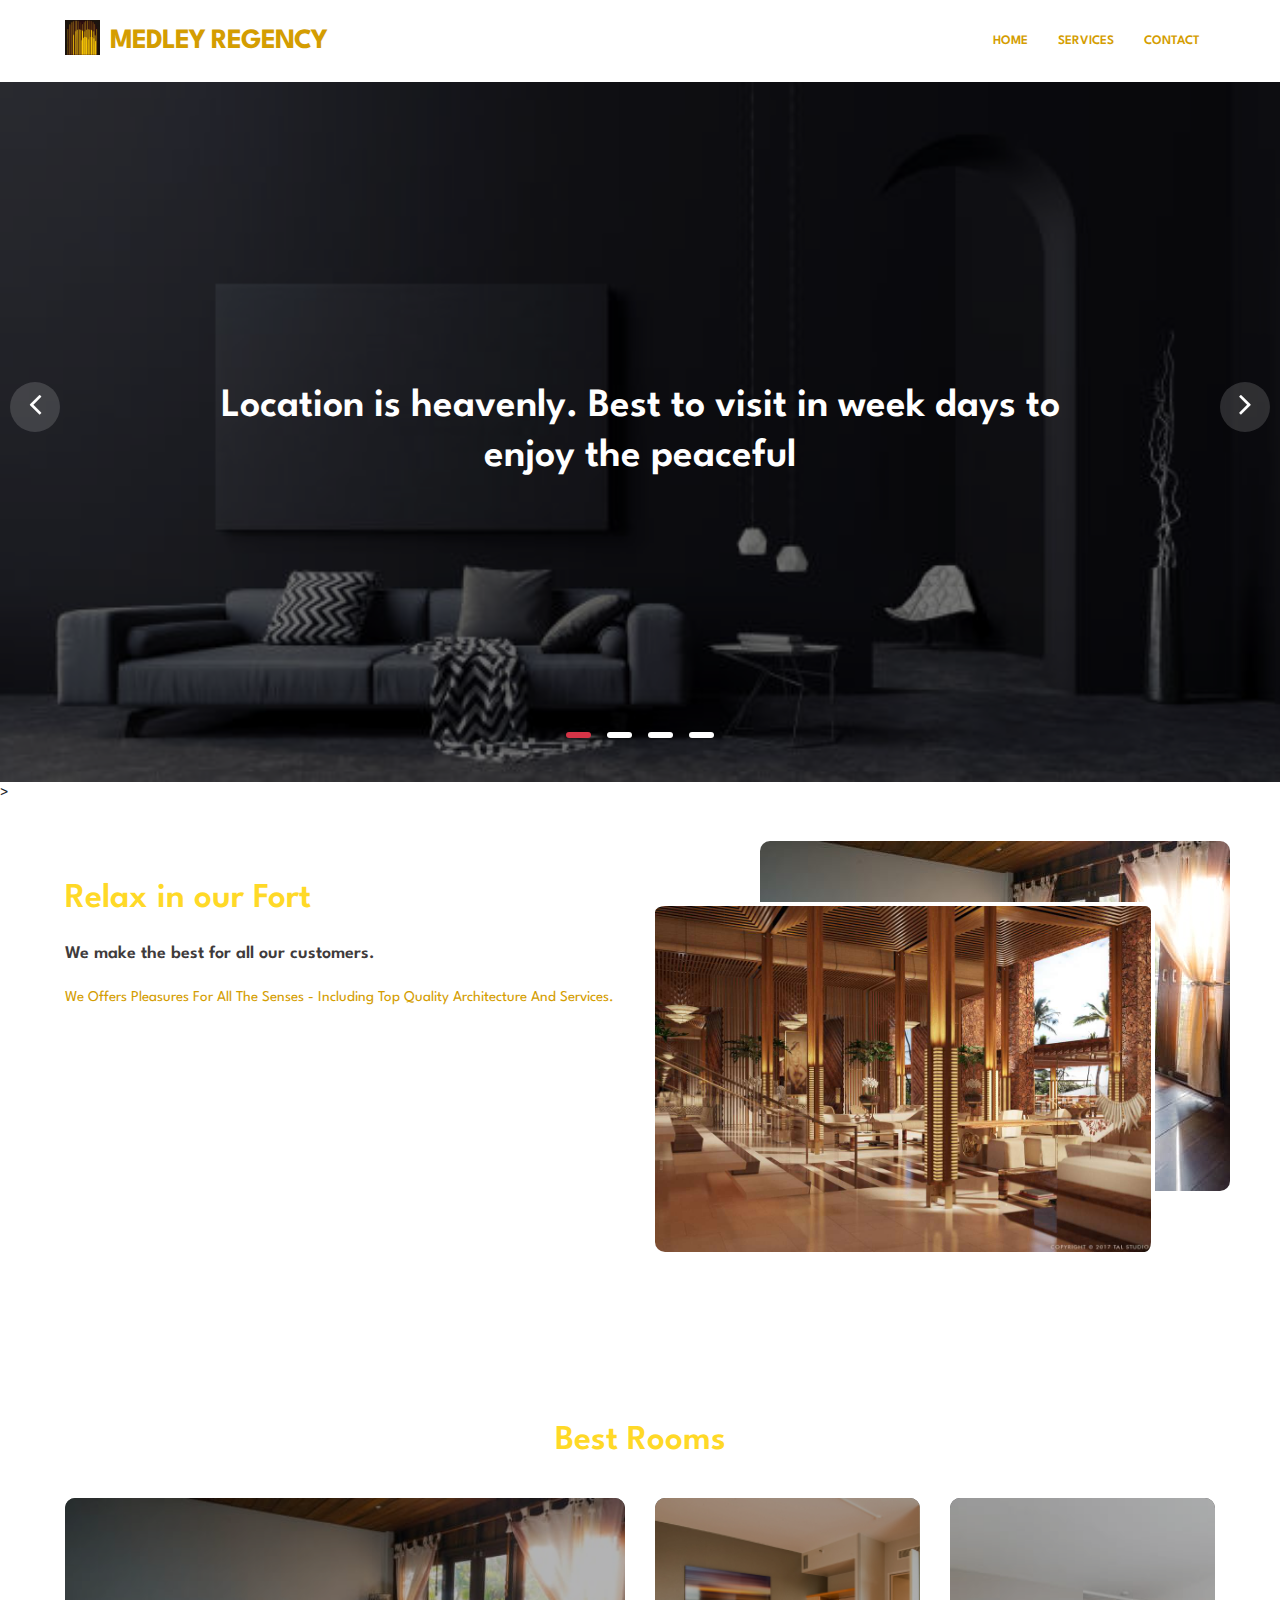
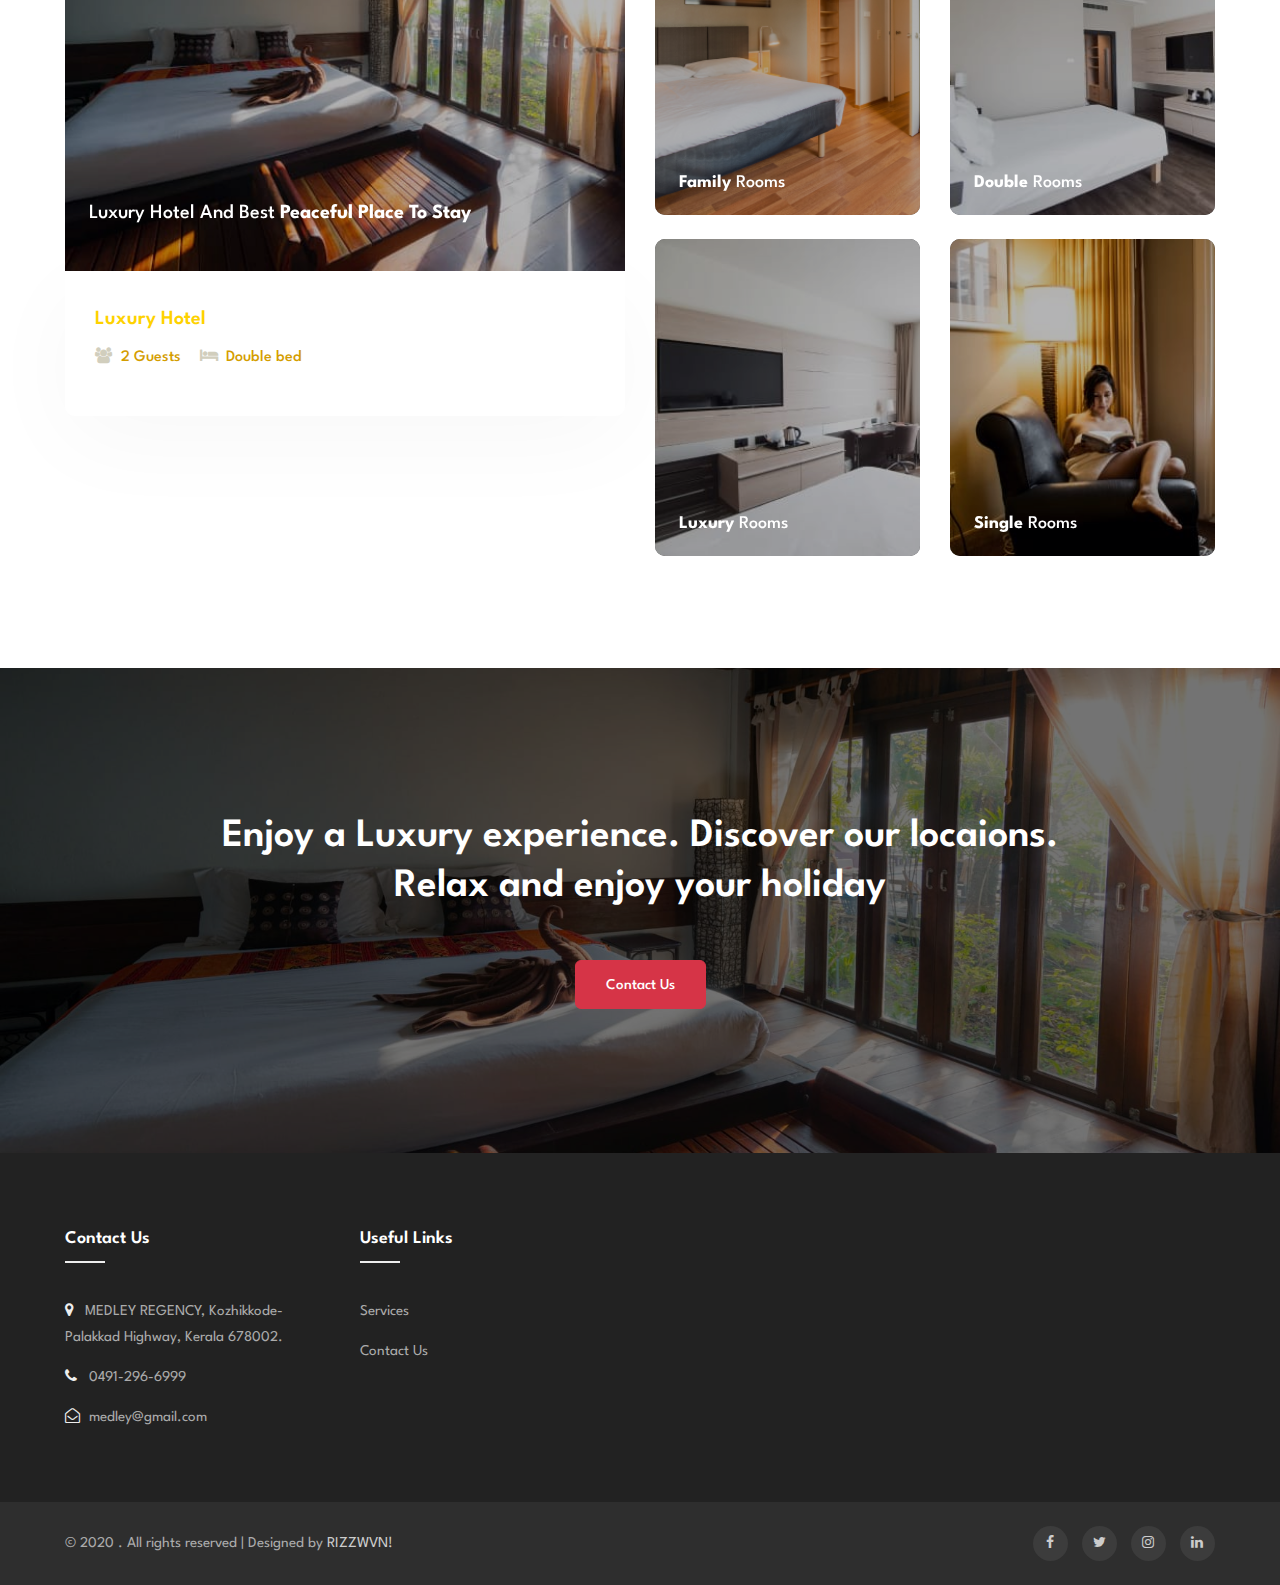
<file: index.html>
<!doctype html>
<html lang="en">
  <head>
    <!-- Required meta tags -->
    <meta charset="utf-8">
    <meta name="viewport" content="width=device-width, initial-scale=1, shrink-to-fit=no">

    <title>MEDLEY REGENCY</title>
    <link rel="icon" href="assets/images/medleylogo1.png" type="image/gif" sizes="18x18">

    <link href="//fonts.googleapis.com/css?family=Spartan:400,500,600,700,900&display=swap" rel="stylesheet">

    <!-- CSS -->
    <link rel="stylesheet" href="assets/css/style-starter.css">
  </head>
  <body>
    <style>
      body{
        background-image: url( https://img.freepik.com/free-vector/elegant-golden-lines-dark-black-background_1017-24784.jpg?size=626&ext=jpg);
        background-repeat: no-repeat;
        background-attachment:fixed;
        background-size: 100% 100%;
      }
      </style>
<!--w3l-header-->

<header class="w3l-header-nav">
	<!--/nav-->
	<nav class="navbar navbar-expand-lg navbar-light fill px-lg-0 py-0 px-3">
		<div class="container">
			<a class="navbar-brand" href="index.html">
				<img src="assets/images/medleylogo1.png" alt="Your logo" style="height:35px;" />MEDLEY REGENCY</a>
			<!-- if logo is image enable this   
						<a class="navbar-brand" href="#index.html">
							<img src="image-path" alt="Your logo" title="Your logo" style="height:35px;" />
						</a> -->
			<button class="navbar-toggler" type="button" data-toggle="collapse" data-target="#navbarSupportedContent"
				aria-controls="navbarSupportedContent" aria-expanded="false" aria-label="Toggle navigation">
				<span class="fa fa-bars"></span>
			</button>

			<div class="collapse navbar-collapse" id="navbarSupportedContent">
				<ul class="navbar-nav ml-auto">
					<li class="nav-item active">
						<a class="nav-link" href="index.html">Home</a>
					</li>
					<li class="nav-item @@services__active">
						<a class="nav-link" href="services.html">Services</a>
					</li>
					<li class="nav-item @@contact__active">
						<a class="nav-link" href="contact.html">Contact</a>
					</li>
				</ul>
			</div>
		</div>
	</nav>
	<!--//nav-->
</header>
<!-- //w3l-header -->
 <!-- main-slider -->
 <section class="w3l-main-slider" id="home">
     <div class="companies20-content">
         <div class="owl-one owl-carousel owl-theme">
             <div class="item">
                 <li>
                     <div class="slider-info banner-view bg bg2">
                         <div class="banner-info">
                             <div class="container">
                                 <div class="banner-info-bg">
                                     <h5>Location is heavenly. Best to visit in week days to enjoy the peaceful </h5>
                                 </div>
                             </div>
                         </div>
                     </div>
                 </li>
             </div>
             <div class="item">
                 <li>
                     <div class="slider-info  banner-view banner-top1 bg bg2">
                         <div class="banner-info">
                             <div class="container">
                                 <div class="banner-info-bg">
                                     <h5>Our new hotels will play a leading role in prompting the world peace.</h5>
                                     
                                 </div>
                             </div>
                         </div>
                     </div>
                 </li>
             </div>
             <div class="item">
                 <li>
                     <div class="slider-info banner-view banner-top2 bg bg2">
                         <div class="banner-info">
                             <div class="container">
                                 <div class="banner-info-bg">
                                     <h5>Most hotels train their people with the booklets. We take ours to the ballet.
                                     </h5>
                                   
                                 </div>
                             </div>
                         </div>
                     </div>
                 </li>
             </div>
             <div class="item">
                 <li>
                     <div class="slider-info banner-view banner-top3 bg bg2">
                         <div class="banner-info">
                             <div class="container">
                                 <div class="banner-info-bg">
                                     <h5>Good tourism will follow good hotels. Experience our luxury hotel rooms</h5>
                                     
                                 </div>
                             </div>
                         </div>
                     </div>
                 </li>
             </div>
         </div>
     </div>
 </section>
 <!-- /main-slider -->
<section class="w3l-availability-form" id="booking">
    <!-- /w3l-availability-form-section -->>
<!-- //w3l-availability-form-section -->
<!-- about -->
<section class="w3l-about py-5">
	<div class="container py-sm-4">
		<div class="row">
			<div class="col-lg-6 about-left mb-md-0 mb-5">
				<h3 class="title-big">Relax in our Fort</h3>
				<h5>We make the best for all our customers.</h5>
				<p class="mt-3">We Offers Pleasures For All The Senses - Including Top Quality Architecture And Services.</p>
			</div>
			<div class="col-lg-6 about-right position-relative mt-lg-0 mt-5">
				<img src="assets/images/slider1.jpg" alt="" class="img-fluid img-border mt-4" />
				<img src="assets/images/bottom.jpg" alt="" class="img-fluid position-absolute img-position" />
			</div>
		</div>
	</div>
</section>
<!-- //about -->
<div class="best-rooms py-5">
    <div class="container py-lg-5 py-sm-4">
        <h3 class="title-big text-center">Best Rooms</h3>
        <div class="ban-content-inf row py-lg-3">
            <div class="maghny-gd-1 col-lg-6">
                <div class="maghny-grid">
                    <figure class="effect-lily">
                        <img class="img-fluid" src="assets/images/room1.jpg" alt="">
                        <figcaption class="w3set-hny">
                            <div>
                                <h4 class="top-text">Luxury Hotel and Best 
                                    <span>Peaceful Place to stay</span></h4>
                                <p> </p>
                            </div>
                        </figcaption>
                    </figure>
                    <div class="room-info">
                        <h3 class="room-title"><a href="services.html">Luxury Hotel</a></h3>
                        <ul class="mb-3">
                            <li><span class="fa fa-users"></span> 2 Guests</li>
                            <li><span class="fa fa-bed"></span> Double bed</li>
                        </ul>
                        <p></p>
                    </div>
                </div>
            </div>
            <div class="maghny-gd-1 col-lg-6 mt-lg-0 mt-4">
                <div class="row">
                    <div class="maghny-gd-1 col-6">
                        <div class="maghny-grid">
                            <figure class="effect-lily border-radius">
                                <img class="img-fluid" src="assets/images/room2.jpg" alt="" />
                                <figcaption>
                                    <div>
                                        <h4><span>Family </span> Rooms</h4>
                                        <p></p>
                                    </div>

                                </figcaption>
                            </figure>
                        </div>
                    </div>
                    <div class="maghny-gd-1 col-6">
                        <div class="maghny-grid">
                            <figure class="effect-lily border-radius">
                                <img class="img-fluid" src="assets/images/room3.jpg" alt="" />
                                <figcaption>
                                    <div>
                                        <h4> <span>Double</span> Rooms</h4>
                                        <p> </p>
                                    </div>

                                </figcaption>
                            </figure>
                        </div>
                    </div>
                    <div class="maghny-gd-1 col-6 mt-4">
                        <div class="maghny-grid">
                            <figure class="effect-lily border-radius">
                                <img class="img-fluid" src="assets/images/room4.jpg" alt="" />
                                <figcaption>
                                    <div>
                                        <h4> <span> Luxury</span> Rooms</h4>
                                        <p> </p>
                                    </div>

                                </figcaption>
                            </figure>
                        </div>
                    </div>
                    <div class="maghny-gd-1 col-6 mt-4">
                        <div class="maghny-grid">
                            <figure class="effect-lily border-radius">
                                <img class="img-fluid" src="assets/images/room5.jpg" alt="" />
                                <figcaption>
                                    <div>
                                        <h4> <span> Single</span> Rooms</h4>
                                        <p> </p>
                                    </div>

                                </figcaption>
                            </figure>
                        </div>
                    </div>
                </div>
            </div>
        </div>
    </div>
</div>
                        <!---->

<!-- quotation -->
<div class="quotation py-5">
	<div class="container py-xl-5 py-lg-3">
		<div class="welcome-left text-center py-md-5 py-3">
			<h3>Enjoy a Luxury experience. Discover our locaions. Relax and enjoy your holiday</h3>
			<a href="contact.html" class="btn btn-style btn-primary mt-sm-5 mt-4">Contact Us</a>
		</div>
	</div>
</div>
<!-- //quotation -->

<section class="w3l-footer-29-main">
  <div class="footer-29 py-5">
    <div class="container py-lg-4">
      <div class="row footer-top-29">
        <div class="col-lg-3 col-md-6 col-sm-8 footer-list-29 footer-1">
          <h6 class="footer-title-29">Contact Us</h6>
          <ul>
            <li>
              <p><span class="fa fa-map-marker"></span>MEDLEY REGENCY, Kozhikkode-Palakkad Highway, Kerala 678002.</p>
            </li>
            <li><a href="tel:04912966999"><span class="fa fa-phone"></span> 0491-296-6999</a></li>
            <li><a href="mailto:hotels@mail.com" class="mail"><span class="fa fa-envelope-open-o"></span>
                medley@gmail.com</a></li>
          </ul>
        </div>
        <div class="col-lg-2 col-md-6 col-sm-4 footer-list-29 footer-2 mt-sm-0 mt-5">

          <ul>
            <h6 class="footer-title-29">Useful Links</h6>
            <li><a href="services.html">Services</a></li>
            <li><a href="contact.html">Contact Us</a></li>
          </ul>
        </div>
      </div>
    </div>
  </div>
</section>

<section class="w3l-footer-29-main w3l-copyright">
  <div class="container">
    <div class="row bottom-copies">
      <p class="col-lg-8 copy-footer-29">© 2020 . All rights reserved | Designed by <a
          href="https://rizwanrizu0808.github.io/Rizwan-website/">RIZZWVN!</a></p>

      <div class="col-lg-4 main-social-footer-29">
        <a href="#facebook" class="facebook"><span class="fa fa-facebook"></span></a>
        <a href="#twitter" class="twitter"><span class="fa fa-twitter"></span></a>
        <a href="#instagram" class="instagram"><span class="fa fa-instagram"></span></a>
        <a href="#linkedin" class="linkedin"><span class="fa fa-linkedin"></span></a>
      </div>

    </div>
  </div>

 <!-- move top -->
 <button onclick="topFunction()" id="movetop" title="Go to top">
  &#10548;
</button>
<script>
  // When the user scrolls down 20px from the top of the document, show the button
  window.onscroll = function () {
    scrollFunction()
  };

  function scrollFunction() {
    if (document.body.scrollTop > 20 || document.documentElement.scrollTop > 20) {
      document.getElementById("movetop").style.display = "block";
    } else {
      document.getElementById("movetop").style.display = "none";
    }
  }

  // When the user clicks on the button, scroll to the top of the document
  function topFunction() {
    document.body.scrollTop = 0;
    document.documentElement.scrollTop = 0;
  }
</script>
<!-- /move top -->
</section>

<!-- Template JavaScript -->
<script src="assets/js/jquery-3.3.1.min.js"></script>

<script src="assets/js/owl.carousel.js"></script>
<!-- script for banner slider-->
<script>
  $(document).ready(function () {
    $('.owl-one').owlCarousel({
      loop: true,
      margin: 0,
      nav: false,
      responsiveClass: true,
      autoplay: false,
      autoplayTimeout: 5000,
      autoplaySpeed: 1000,
      autoplayHoverPause: false,
      responsive: {
        0: {
          items: 1,
          nav: false
        },
        480: {
          items: 1,
          nav: false
        },
        667: {
          items: 1,
          nav: true
        },
        1000: {
          items: 1,
          nav: true
        }
      }
    })
  })
</script>
<!-- //script -->

<!-- script for owlcarousel -->
<script>
  $(document).ready(function () {
    $('.owl-testimonial').owlCarousel({
      loop: true,
      margin: 0,
      nav: true,
      responsiveClass: true,
      autoplay: false,
      autoplayTimeout: 5000,
      autoplaySpeed: 1000,
      autoplayHoverPause: false,
      responsive: {
        0: {
          items: 1,
          nav: false
        },
        480: {
          items: 1,
          nav: false
        },
        667: {
          items: 1,
          nav: true
        },
        1000: {
          items: 1,
          nav: true
        }
      }
    })
  })
</script>
<!-- //script for owlcarousel -->
<script src="assets/js/jquery.magnific-popup.min.js"></script>
<script>
  $(document).ready(function () {
    $('.popup-with-zoom-anim').magnificPopup({
      type: 'inline',

      fixedContentPos: false,
      fixedBgPos: true,

      overflowY: 'auto',

      closeBtnInside: true,
      preloader: false,

      midClick: true,
      removalDelay: 300,
      mainClass: 'my-mfp-zoom-in'
    });

    $('.popup-with-move-anim').magnificPopup({
      type: 'inline',

      fixedContentPos: false,
      fixedBgPos: true,

      overflowY: 'auto',

      closeBtnInside: true,
      preloader: false,

      midClick: true,
      removalDelay: 300,
      mainClass: 'my-mfp-slide-bottom'
    });
  });
</script>


<!-- disable body scroll which navbar is in active -->
<script>
$(function () {
  $('.navbar-toggler').click(function () {
    $('body').toggleClass('noscroll');
  })
});
</script>
<!-- disable body scroll which navbar is in active -->

<script src="assets/js/bootstrap.min.js"></script>

</body>

</html>
</file>
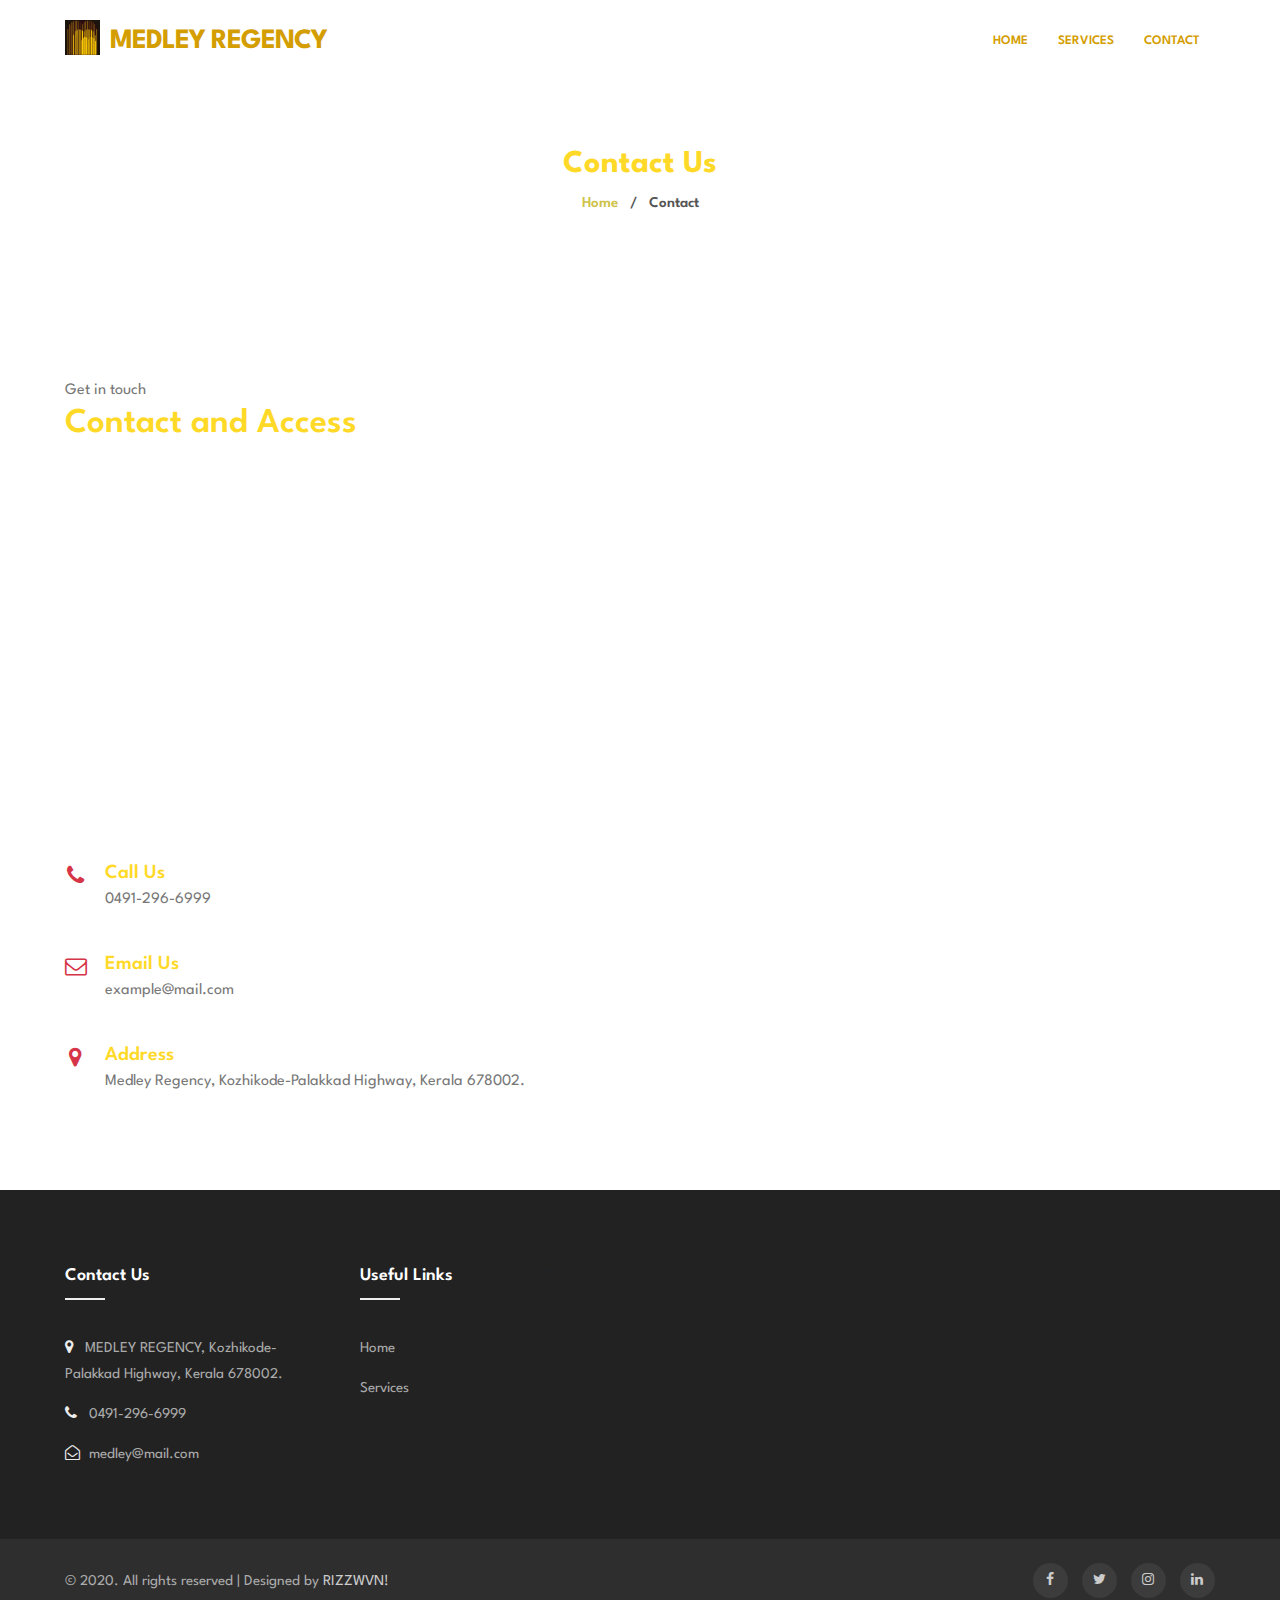
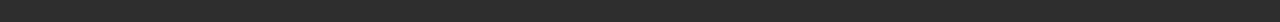
<file: contact.html>
<!doctype html>
<html lang="en">
  <head>
    <!-- Required meta tags -->
    <meta charset="utf-8">
    <meta name="viewport" content="width=device-width, initial-scale=1, shrink-to-fit=no">

    <title>MEDLEY REGENCY</title>
    <link rel="icon" href="assets/images/medleylogo1.png" type="image/gif" sizes="18x18">

    <link href="//fonts.googleapis.com/css?family=Spartan:400,500,600,700,900&display=swap" rel="stylesheet">

    <!-- Template CSS -->
    <link rel="stylesheet" href="assets/css/style-starter.css">
  </head>
  <body>
    <style>
      body{
        background-image:url( https://img.freepik.com/free-vector/elegant-golden-lines-dark-black-background_1017-24784.jpg?size=626&ext=jpg);
        background-repeat: no-repeat;
        background-attachment:fixed;
        background-size: 100% 100%;
      }
      </style>
<!---header-->

<header class="w3l-header-nav">
	<!--/nav-->
	<nav class="navbar navbar-expand-lg navbar-light fill px-lg-0 py-0 px-3">
		<div class="container">
			<a class="navbar-brand" href="index.html">
				<img src="assets/images/medleylogo1.png" alt="Your logo" style="height:35px;" />MEDLEY REGENCY</a>
			<!-- if logo is image enable this   
						<a class="navbar-brand" href="#index.html">
							<img src="image-path" alt="Your logo" title="Your logo" style="height:35px;" />
						</a> -->
			<button class="navbar-toggler" type="button" data-toggle="collapse" data-target="#navbarSupportedContent"
				aria-controls="navbarSupportedContent" aria-expanded="false" aria-label="Toggle navigation">
				<span class="fa fa-bars"></span>
			</button>

			<div class="collapse navbar-collapse" id="navbarSupportedContent">
				<ul class="navbar-nav ml-auto">
					<li class="nav-item @@home__active">
						<a class="nav-link" href="index.html">Home</a>
					</li>
					</li>
					<li class="nav-item @@services__active">
						<a class="nav-link" href="services.html">Services</a>
					</li>
					<li class="nav-item active">
						<a class="nav-link" href="contact.html">Contact</a>
					</li>
				</ul>
			</div>
		</div>
	</nav>
	<!--//nav-->
</header>
<!-- //-header -->
<section class="w3l-breadcrumb">
    <div class="breadcrum-bg py-sm-5 py-4">
        <div class="container py-lg-3">
            <h2>Contact Us</h2>
            <p><a href="index.html">Home</a> &nbsp; / &nbsp; Contact</p>

        </div>
    </div>
</section>
<!-- contact1 -->
<section class="w3l-contact-1 py-5">
    <div class="contacts-9 py-lg-5 py-sm-4">
        <div class="container">
            <div class="d-grid contact-view">
                <div class="cont-details">
                    <p>Get in touch</p>
                    <h3 class="title-big">Contact and Access</h3>
                </div>
                <div class="map-content-9">
                    <p></p>
                </div>
            </div>
            <div class="map-iframe my-5">
                <iframe
                    src="https://www.google.com/maps/embed?pb=!1m18!1m12!1m3!1d3352.740417744642!2d76.63627031428723!3d10.797127461764891!2m3!1f0!2f0!3f0!3m2!1i1024!2i768!4f13.1!3m3!1m2!1s0x3ba8719e89cf179b%3A0xee21eab39ad784cc!2sMedley%20regency!5e1!3m2!1sen!2sin!4v1627803776373!5m2!1sen!2sin" 
                    width="100%" height="300" frameborder="0" style="border: 0px;"
                    allowfullscreen=""></iframe>
            </div>
            <div class="d-grid contact-view">
                <div class="cont-details">
                    <div class="cont-top">
                        <div class="cont-left text-center">
                            <span class="fa fa-phone text-primary"></span>
                        </div>
                        <div class="cont-right">
                            <h6>Call Us</h6>
                            <p><a href="tel:04912966999">0491-296-6999</a></p>
                        </div>
                    </div>
                    <div class="cont-top margin-up">
                        <div class="cont-left text-center">
                            <span class="fa fa-envelope-o text-primary"></span>
                        </div>
                        <div class="cont-right">
                            <h6>Email Us</h6>
                            <p><a href="mailto:example@mail.com" class="mail">example@mail.com</a></p>
                        </div>
                    </div>
                    <div class="cont-top margin-up">
                        <div class="cont-left text-center">
                            <span class="fa fa-map-marker text-primary"></span>
                        </div>
                        <div class="cont-right">
                            <h6>Address</h6>
                            <p>Medley Regency, Kozhikode-Palakkad Highway, Kerala 678002.</p>
                        </div>
                    </div>
                </div>
   
            </div>
        </div>
    </div>
</section>
<!-- /contact1 -->
<section class="w3l-footer-29-main">
  <div class="footer-29 py-5">
    <div class="container py-lg-4">
      <div class="row footer-top-29">
        <div class="col-lg-3 col-md-6 col-sm-8 footer-list-29 footer-1">
          <h6 class="footer-title-29">Contact Us</h6>
          <ul>
            <li>
              <p><span class="fa fa-map-marker"></span>MEDLEY REGENCY, Kozhikode-Palakkad Highway, Kerala 678002.</p>
            </li>
            <li><a href="tel:04912966999"><span class="fa fa-phone"></span> 0491-296-6999</a></li>
            <li><a href="mailto:hotels@mail.com" class="mail"><span class="fa fa-envelope-open-o"></span>
                medley@mail.com</a></li>
          </ul>
        </div>
        <div class="col-lg-2 col-md-6 col-sm-4 footer-list-29 footer-2 mt-sm-0 mt-5">

          <ul>
            <h6 class="footer-title-29">Useful Links</h6>
            <li><a href="index.html">Home</a></li>
            <li><a href="services.html">Services</a></li>
          </ul>
        </div>>
      </div>
    </div>
  </div>
</section>

<section class="w3l-footer-29-main w3l-copyright">
  <div class="container">
    <div class="row bottom-copies">
      <p class="col-lg-8 copy-footer-29">© 2020. All rights reserved | Designed by <a
          href="https://rizwanrizu0808.github.io/Rizwan-website/">RIZZWVN!</a></p>

      <div class="col-lg-4 main-social-footer-29">
        <a href="#facebook" class="facebook"><span class="fa fa-facebook"></span></a>
        <a href="#twitter" class="twitter"><span class="fa fa-twitter"></span></a>
        <a href="#instagram" class="instagram"><span class="fa fa-instagram"></span></a>
        <a href="#linkedin" class="linkedin"><span class="fa fa-linkedin"></span></a>
      </div>

    </div>
  </div>

 <!-- move top -->
 <button onclick="topFunction()" id="movetop" title="Go to top">
  &#10548;
</button>
<script>
  // When the user scrolls down 20px from the top of the document, show the button
  window.onscroll = function () {
    scrollFunction()
  };

  function scrollFunction() {
    if (document.body.scrollTop > 20 || document.documentElement.scrollTop > 20) {
      document.getElementById("movetop").style.display = "block";
    } else {
      document.getElementById("movetop").style.display = "none";
    }
  }

  // When the user clicks on the button, scroll to the top of the document
  function topFunction() {
    document.body.scrollTop = 0;
    document.documentElement.scrollTop = 0;
  }
</script>
<!-- /move top -->
</section>

<!-- Template JavaScript -->
<script src="assets/js/jquery-3.3.1.min.js"></script>

<script src="assets/js/owl.carousel.js"></script>
<!-- script for banner slider-->
<script>
  $(document).ready(function () {
    $('.owl-one').owlCarousel({
      loop: true,
      margin: 0,
      nav: false,
      responsiveClass: true,
      autoplay: false,
      autoplayTimeout: 5000,
      autoplaySpeed: 1000,
      autoplayHoverPause: false,
      responsive: {
        0: {
          items: 1,
          nav: false
        },
        480: {
          items: 1,
          nav: false
        },
        667: {
          items: 1,
          nav: true
        },
        1000: {
          items: 1,
          nav: true
        }
      }
    })
  })
</script>
<!-- //script -->

<!-- script for owlcarousel -->
<script>
  $(document).ready(function () {
    $('.owl-testimonial').owlCarousel({
      loop: true,
      margin: 0,
      nav: true,
      responsiveClass: true,
      autoplay: false,
      autoplayTimeout: 5000,
      autoplaySpeed: 1000,
      autoplayHoverPause: false,
      responsive: {
        0: {
          items: 1,
          nav: false
        },
        480: {
          items: 1,
          nav: false
        },
        667: {
          items: 1,
          nav: true
        },
        1000: {
          items: 1,
          nav: true
        }
      }
    })
  })
</script>
<!-- //script for owlcarousel -->
<script src="assets/js/jquery.magnific-popup.min.js"></script>
<script>
  $(document).ready(function () {
    $('.popup-with-zoom-anim').magnificPopup({
      type: 'inline',

      fixedContentPos: false,
      fixedBgPos: true,

      overflowY: 'auto',

      closeBtnInside: true,
      preloader: false,

      midClick: true,
      removalDelay: 300,
      mainClass: 'my-mfp-zoom-in'
    });

    $('.popup-with-move-anim').magnificPopup({
      type: 'inline',

      fixedContentPos: false,
      fixedBgPos: true,

      overflowY: 'auto',

      closeBtnInside: true,
      preloader: false,

      midClick: true,
      removalDelay: 300,
      mainClass: 'my-mfp-slide-bottom'
    });
  });
</script>


<!-- disable body scroll which navbar is in active -->
<script>
$(function () {
  $('.navbar-toggler').click(function () {
    $('body').toggleClass('noscroll');
  })
});
</script>
<!-- disable body scroll which navbar is in active -->

<script src="assets/js/bootstrap.min.js"></script>

</body>

</html>
</file>
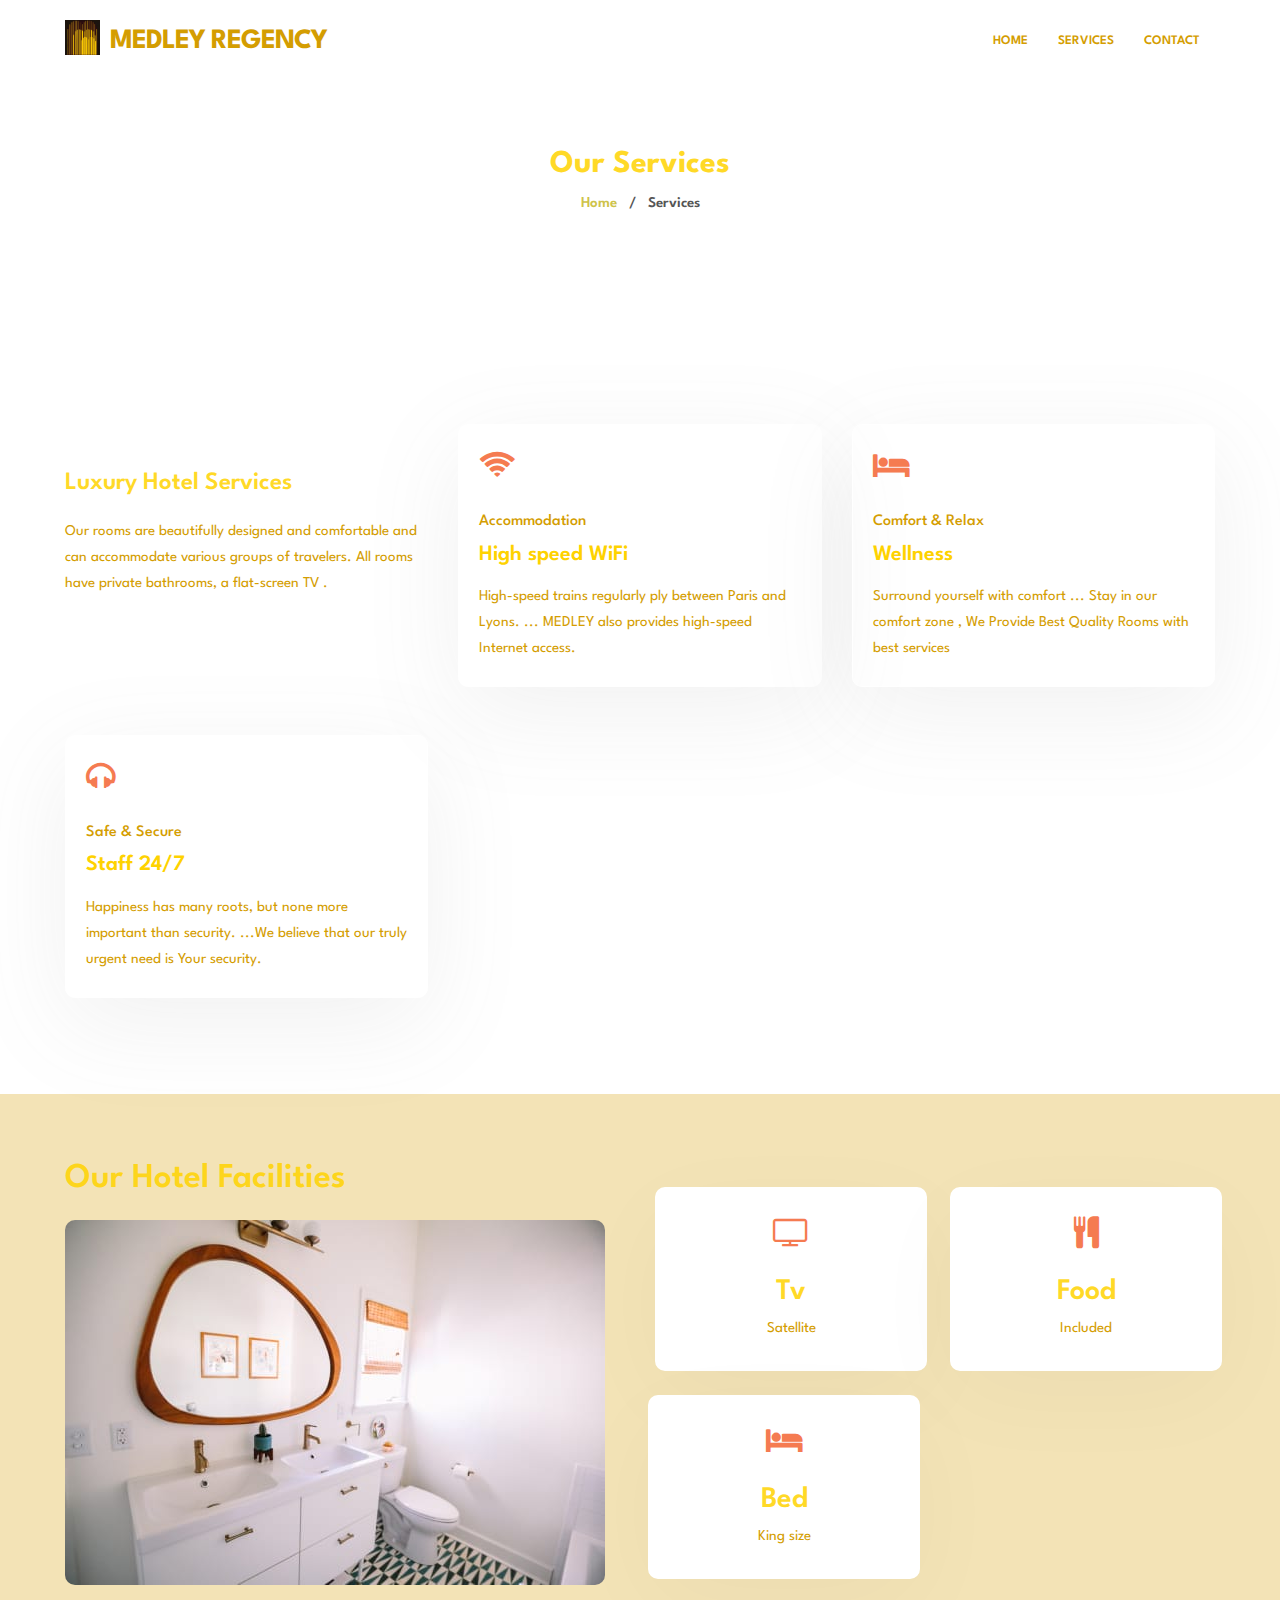
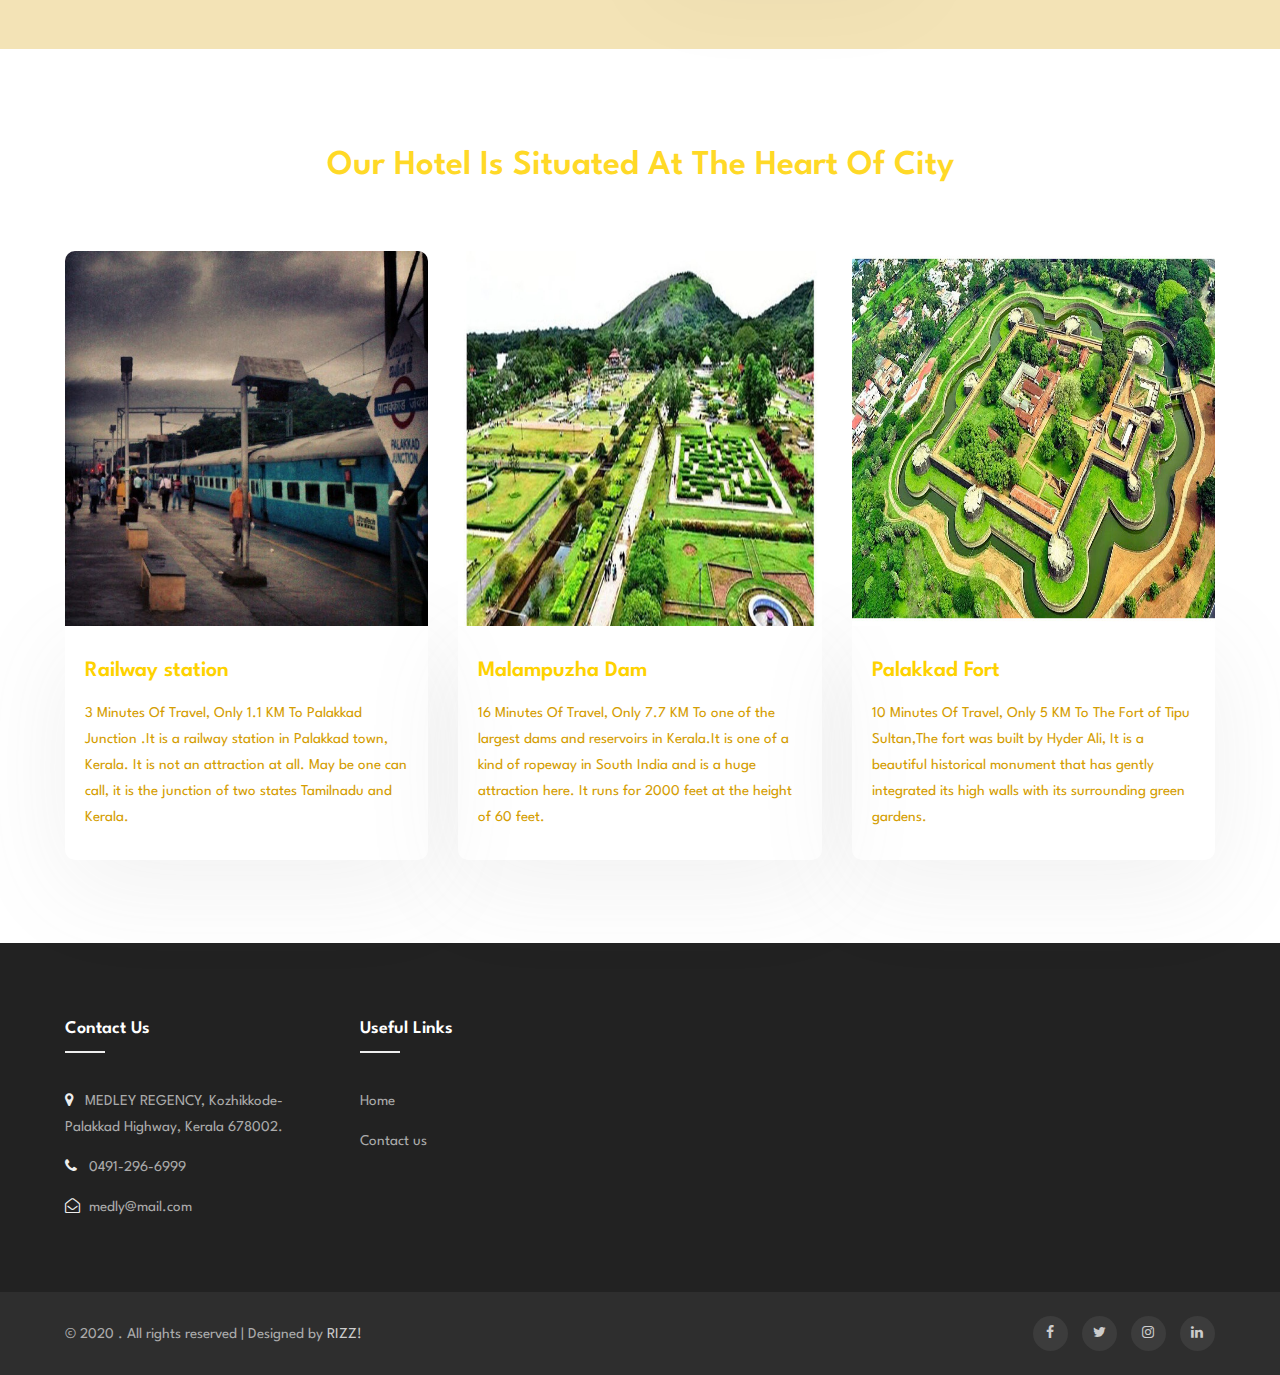
<file: services.html>
<!doctype html>
<html lang="en">
  <head>
    <!-- Required meta tags -->
    <meta charset="utf-8">
    <meta name="viewport" content="width=device-width, initial-scale=1, shrink-to-fit=no">

    <title>MEDLEY REGENCY</title>
    <link rel="icon" href="assets/images/medleylogo1.png" type="image/gif" sizes="18x18">

    <link href="//fonts.googleapis.com/css?family=Spartan:400,500,600,700,900&display=swap" rel="stylesheet">

    <!-- Template CSS -->
    <link rel="stylesheet" href="assets/css/style-starter.css">
  </head>
  <body>
    <style>
      body{
        background-image:url( https://img.freepik.com/free-vector/elegant-golden-lines-dark-black-background_1017-24784.jpg?size=626&ext=jpg);
        background-repeat: no-repeat;
        background-attachment:fixed;
        background-size: 100% 100%;
      }
      </style>
<!--w3l-header-->

<header class="w3l-header-nav">
	<!--/nav-->
	<nav class="navbar navbar-expand-lg navbar-light fill px-lg-0 py-0 px-3">
		<div class="container">
			<a class="navbar-brand" href="index.html">
				<img src="assets/images/medleylogo1.png" alt="Your logo" style="height:35px;" />MEDLEY REGENCY</a>
			<!-- if logo is image enable this   
						<a class="navbar-brand" href="#index.html">
							<img src="image-path" alt="Your logo" title="Your logo" style="height:35px;" />
						</a> -->
			<button class="navbar-toggler" type="button" data-toggle="collapse" data-target="#navbarSupportedContent"
				aria-controls="navbarSupportedContent" aria-expanded="false" aria-label="Toggle navigation">
				<span class="fa fa-bars"></span>
			</button>

			<div class="collapse navbar-collapse" id="navbarSupportedContent">
				<ul class="navbar-nav ml-auto">
					<li class="nav-item @@home__active">
						<a class="nav-link" href="index.html">Home</a>
					</li>
					</li>
					<li class="nav-item active">
						<a class="nav-link" href="services.html">Services</a>
					</li>
					<li class="nav-item @@contact__active">
						<a class="nav-link" href="contact.html">Contact</a>
					</li>
				</ul>
			</div>
		</div>
	</nav>
	<!--//nav-->
</header>
<!-- //w3l-header -->
<section class="w3l-breadcrumb">
    <div class="breadcrum-bg py-sm-5 py-4">
        <div class="container py-lg-3">

            <h2>Our Services</h2>
            <p><a href="index.html">Home</a> &nbsp; / &nbsp; Services</p>

        </div>
    </div>
</section>
<!--  services section -->
<section class="w3l-servicesblock1" id="service">
    <div class="features-with-17_sur py-5">
        <div class="container py-lg-5 py-sm-4">
            <div class="features-with-17-top_sur">
                <div class="row">
                    <div class="col-lg-4 col-md-6 align-self">
                        <h3 class="title-small">Luxury Hotel Services</h3>
                        <p>Our rooms are beautifully designed and comfortable and can accommodate various groups of
                            travelers. All rooms have private bathrooms, a flat-screen TV .</p>
                    </div>
                   
                    
                    <div class="col-lg-4 col-md-6 mt-sm-5 mt-4">
                        <div class="features-with-17-right-tp_sur">
                            <div class="features-with-17-left1">
                                <span class="fa fa-wifi" aria-hidden="true"></span>
                            </div>
                            <div class="features-with-17-left2">
                                <h5>Accommodation</h5>
                                <h6><a>High speed WiFi</a> </h6>
                                <p>High-speed trains regularly ply between Paris and Lyons. ... MEDLEY also provides high-speed Internet access.</p>
                            </div>
                        </div>
                    </div>
                    <div class="col-lg-4 col-md-6 mt-sm-5 mt-4">
                        <div class="features-with-17-right-tp_sur">
                            <div class="features-with-17-left1">
                                <span class="fa fa-bed" aria-hidden="true"></span>
                            </div>
                            <div class="features-with-17-left2">
                                <h5>Comfort & Relax</h5>
                                <h6><a> Wellness</a> </h6>
                                <p>Surround yourself with comfort  ...  Stay in our comfort zone ,  We Provide Best Quality Rooms with best services</p>
                            </div>
                        </div>
                    </div>
                    <div class="col-lg-4 col-md-6 mt-sm-5 mt-4">
                        <div class="features-with-17-right-tp_sur">
                            <div class="features-with-17-left1">
                                <span class="fa fa-headphones" aria-hidden="true"></span>
                            </div>
                            <div class="features-with-17-left2">
                                <h5>Safe & Secure </h5>
                                <h6><a>Staff 24/7</a> </h6>
                                <p>Happiness has many roots, but none more important than security. ...We believe that our truly urgent need is Your security.</p>
                            </div>
                        </div>
                    </div>
                </div>
            </div>
        </div>
    </div>
</section>
<section class="w3l-stats">
    <div class="main-w3 py-5">
        <div class="container py-lg-3">
            <div class="row align-items-center">
                <div class="col-md-6 title">
                    <h3 class="title-big">Our Hotel Facilities</h3>
                    <img src="assets/images/facilities.jpg" alt="" class="img-fluid">
                </div>
                <div class="col-md-6 main-cont-wthree-fea text-center">
                    <div class="row">
                        <div class="col-6 pr-2 mt-4">
                            <div class="grids-speci1">
                                <span class="fa fa-television"></span>
                                <h3 class="title-spe">Tv</h3>
                                <p> Satellite</p>
                            </div>
                        </div>
                       
                        <div class="col-6 pr-2 mt-4">
                            <div class="grids-speci1">
                                <span class="fa fa-cutlery"></span>
                                <h3 class="title-spe">Food</h3>
                                <p>Included</p>
                            </div>
                        </div>
                        <div class="col-6 pl-2 mt-4">
                            <div class="grids-speci1">
                                <span class="fa fa-bed"></span>
                                <h3 class="title-spe">Bed</h3>
                                <p>King size</p>
                            </div>
                        </div>
                    </div>
                </div>
            </div>

        </div>
    </div>
</section>
<section class="w3l-feature-2">
    <div class="grid top-bottom py-5">
        <div class="container py-md-5">
            <h3 class="title-big text-center">Our Hotel Is Situated At The Heart Of City </h3>
            <div class="middle-section row mt-lg-5 pt-md-3">
                <div class="three-grids-columns col-lg-4 col-md-6">
                    <img src="assets/images/rail.1.jpg" alt="" class="img-fluid">
                    <div class="info">
                        <h4><a href="#url"> Railway station</a></h4>
                        <p>3 Minutes Of Travel, Only 1.1 KM To Palakkad Junction .It is a railway station in Palakkad town, Kerala. It is not an attraction at all. May be one can call, it is the junction of two states Tamilnadu and Kerala. </p>     
                    </div>
                </div>
                <div class="three-grids-columns col-lg-4 col-md-6 mt-md-0 mt-4">
                    <img src="assets/images/damp.2.jpg" alt="" class="img-fluid">
                    <div class="info">
                        <h4> <a href="#url"> Malampuzha Dam</a></h4>
                        <p> 16 Minutes Of Travel, Only 7.7 KM To one of the largest dams and reservoirs in Kerala.It is one of a kind of ropeway in South India and is a huge attraction here. It runs for 2000 feet at the height of 60 feet. </p>
                    </div>
                </div>
                <div class="three-grids-columns col-lg-4 col-md-6 mt-lg-0 mt-4">
                    <img src="assets/images/fort.1.jpg" alt="" class="img-fluid">
                    <div class="info">
                        <h4> <a href="#url"> Palakkad Fort </a></h4>
                        <p>10 Minutes Of Travel, Only 5 KM To The Fort of Tipu Sultan,The fort was built by Hyder Ali, It is a beautiful historical monument that has gently integrated its high walls with its surrounding green gardens.</p>
                    </div>
                </div>

            </div>
        </div>
    </div>
</section>
<section class="w3l-footer-29-main">
  <div class="footer-29 py-5">
    <div class="container py-lg-4">
      <div class="row footer-top-29">
        <div class="col-lg-3 col-md-6 col-sm-8 footer-list-29 footer-1">
          <h6 class="footer-title-29">Contact Us</h6>
          <ul>
            <li>
              <p><span class="fa fa-map-marker"></span>MEDLEY REGENCY, Kozhikkode-Palakkad Highway, Kerala 678002.</p>
            </li>
            <li><a href="tel:04912966999"><span class="fa fa-phone"></span> 0491-296-6999</a></li>
            <li><a href="mailto:medly@mail.com" class="mail"><span class="fa fa-envelope-open-o"></span>
                medly@mail.com</a></li>
          </ul>
        </div>
        <div class="col-lg-2 col-md-6 col-sm-4 footer-list-29 footer-2 mt-sm-0 mt-5">

          <ul>
            <h6 class="footer-title-29">Useful Links</h6>
            <li><a href="index.html">Home</a></li>
            <li><a href="contact.html">Contact us</a></li>
          </ul>
        </div>
      </div>
    </div>
  </div>
</section>

<section class="w3l-footer-29-main w3l-copyright">
  <div class="container">
    <div class="row bottom-copies">
      <p class="col-lg-8 copy-footer-29">© 2020 . All rights reserved | Designed by <a
          href="https://rizwanrizu0808.github.io/Rizwan-website/">RIZZ!</a></p>

      <div class="col-lg-4 main-social-footer-29">
        <a href="#facebook" class="facebook"><span class="fa fa-facebook"></span></a>
        <a href="#twitter" class="twitter"><span class="fa fa-twitter"></span></a>
        <a href="#instagram" class="instagram"><span class="fa fa-instagram"></span></a>
        <a href="#linkedin" class="linkedin"><span class="fa fa-linkedin"></span></a>
      </div>

    </div>
  </div>

 <!-- move top -->
 <button onclick="topFunction()" id="movetop" title="Go to top">
  &#10548;
</button>
<script>
  // When the user scrolls down 20px from the top of the document, show the button
  window.onscroll = function () {
    scrollFunction()
  };

  function scrollFunction() {
    if (document.body.scrollTop > 20 || document.documentElement.scrollTop > 20) {
      document.getElementById("movetop").style.display = "block";
    } else {
      document.getElementById("movetop").style.display = "none";
    }
  }

  // When the user clicks on the button, scroll to the top of the document
  function topFunction() {
    document.body.scrollTop = 0;
    document.documentElement.scrollTop = 0;
  }
</script>
<!-- /move top -->
</section>

<!-- Template JavaScript -->
<script src="assets/js/jquery-3.3.1.min.js"></script>

<script src="assets/js/owl.carousel.js"></script>
<!-- script for banner slider-->
<script>
  $(document).ready(function () {
    $('.owl-one').owlCarousel({
      loop: true,
      margin: 0,
      nav: false,
      responsiveClass: true,
      autoplay: false,
      autoplayTimeout: 5000,
      autoplaySpeed: 1000,
      autoplayHoverPause: false,
      responsive: {
        0: {
          items: 1,
          nav: false
        },
        480: {
          items: 1,
          nav: false
        },
        667: {
          items: 1,
          nav: true
        },
        1000: {
          items: 1,
          nav: true
        }
      }
    })
  })
</script>
<!-- //script -->

<!-- script for owlcarousel -->
<script>
  $(document).ready(function () {
    $('.owl-testimonial').owlCarousel({
      loop: true,
      margin: 0,
      nav: true,
      responsiveClass: true,
      autoplay: false,
      autoplayTimeout: 5000,
      autoplaySpeed: 1000,
      autoplayHoverPause: false,
      responsive: {
        0: {
          items: 1,
          nav: false
        },
        480: {
          items: 1,
          nav: false
        },
        667: {
          items: 1,
          nav: true
        },
        1000: {
          items: 1,
          nav: true
        }
      }
    })
  })
</script>
<!-- //script for owlcarousel -->
<script src="assets/js/jquery.magnific-popup.min.js"></script>
<script>
  $(document).ready(function () {
    $('.popup-with-zoom-anim').magnificPopup({
      type: 'inline',

      fixedContentPos: false,
      fixedBgPos: true,

      overflowY: 'auto',

      closeBtnInside: true,
      preloader: false,

      midClick: true,
      removalDelay: 300,
      mainClass: 'my-mfp-zoom-in'
    });

    $('.popup-with-move-anim').magnificPopup({
      type: 'inline',

      fixedContentPos: false,
      fixedBgPos: true,

      overflowY: 'auto',

      closeBtnInside: true,
      preloader: false,

      midClick: true,
      removalDelay: 300,
      mainClass: 'my-mfp-slide-bottom'
    });
  });
</script>


<!-- disable body scroll which navbar is in active -->
<script>
$(function () {
  $('.navbar-toggler').click(function () {
    $('body').toggleClass('noscroll');
  })
});
</script>
<!-- disable body scroll which navbar is in active -->

<script src="assets/js/bootstrap.min.js"></script>

</body>

</html>
</file>
<file: assets/css/style-starter.css>
@charset "UTF-8";

:root {
  --blue: #007bff;
  --indigo: #6610f2;
  --purple: #6f42c1;
  --pink: #e83e8c;
  --red: #dc3545;
  --orange: #fd7e14;
  --yellow: #ffc107;
  --green: #28a745;
  --teal: #20c997;
  --cyan: #17a2b8;
  --white: #fff;
  --gray: #6c757d;
  --gray-dark: #343a40;
  --primary: #d63447;
  --secondary: #f57b51;
  --success: #28a745;
  --info: #17a2b8;
  --warning: #ffc107;
  --danger: #dc3545;
  --light: #f8f9fa;
  --dark: #343a40;
  --breakpoint-xs: 0;
  --breakpoint-sm: 576px;
  --breakpoint-md: 768px;
  --breakpoint-lg: 992px;
  --breakpoint-xl: 1200px;
  --font-family-sans-serif: -apple-system, BlinkMacSystemFont, "Segoe UI", Roboto, "Helvetica Neue", Arial, "Noto Sans", sans-serif, "Apple Color Emoji", "Segoe UI Emoji", "Segoe UI Symbol", "Noto Color Emoji";
  --font-family-monospace: SFMono-Regular, Menlo, Monaco, Consolas, "Liberation Mono", "Courier New", monospace; }

*,
*::before,
*::after {
  box-sizing: border-box; }

html {
  font-family: sans-serif;
  line-height: 1.15;
  -webkit-text-size-adjust: 100%;
  -webkit-tap-highlight-color: rgba(0, 0, 0, 0); }

article, aside, figcaption, figure, footer, header, hgroup, main, nav, section {
  display: block; }

body {
  margin: 0;
  font-family: -apple-system, BlinkMacSystemFont, "Segoe UI", Roboto, "Helvetica Neue", Arial, "Noto Sans", sans-serif, "Apple Color Emoji", "Segoe UI Emoji", "Segoe UI Symbol", "Noto Color Emoji";
  font-size: 1rem;
  font-weight: 400;
  line-height: 1.5;
  color: #212529;
  text-align: left;
  background-color: rg(145, 136, 20);
 }

[tabindex="-1"]:focus:not(:focus-visible) {
  outline: 0 !important; }

hr {
  box-sizing: content-box;
  height: 0;
  overflow: visible; }

h1, h2, h3, h4, h5, h6 {
  margin-top: 0;
  margin-bottom: 0.5rem; }

p {
  margin-top: 0;
  margin-bottom: 1rem; }

abbr[title],
abbr[data-original-title] {
  text-decoration: underline;
  -webkit-text-decoration: underline dotted;
          text-decoration: underline dotted;
  cursor: help;
  border-bottom: 0;
  -webkit-text-decoration-skip-ink: none;
          text-decoration-skip-ink: none; }

address {
  margin-bottom: 1rem;
  font-style: normal;
  line-height: inherit; }

ol,
ul,
dl {
  margin-top: 0;
  margin-bottom: 1rem; }

ol ol,
ul ul,
ol ul,
ul ol {
  margin-bottom: 0; }

dt {
  font-weight: 700; }

dd {
  margin-bottom: .5rem;
  margin-left: 0; }

blockquote {
  margin: 0 0 1rem; }

b,
strong {
  font-weight: bolder; }

small {
  font-size: 80%; }

sub,
sup {
  position: relative;
  font-size: 75%;
  line-height: 0;
  vertical-align: baseline; }

sub {
  bottom: -.25em; }

sup {
  top: -.5em; }

a {
  color:#cec349;
  text-decoration: none;
  background-color: transparent; }
  a:hover {
    color:#cec349;
    text-decoration: underline; }

a:not([href]) {
  color: inherit;
  text-decoration: none; }
  a:not([href]):hover {
    color: inherit;
    text-decoration: none; }

pre,
code,
kbd,
samp {
  font-family: SFMono-Regular, Menlo, Monaco, Consolas, "Liberation Mono", "Courier New", monospace;
  font-size: 1em; }

pre {
  margin-top: 0;
  margin-bottom: 1rem;
  overflow: auto; }

figure {
  margin: 0 0 1rem; }

img {
  vertical-align: middle;
  border-style: none; }

svg {
  overflow: hidden;
  vertical-align: middle; }

table {
  border-collapse: collapse; }

caption {
  padding-top: 0.75rem;
  padding-bottom: 0.75rem;
  color: #6c757d;
  text-align: left;
  caption-side: bottom; }

th {
  text-align: inherit; }

label {
  display: inline-block;
  margin-bottom: 0.5rem; }

button {
  border-radius: 0; }

button:focus {
  outline: 1px dotted;
  outline: 5px auto -webkit-focus-ring-color; }

input,
button,
select,
optgroup,
textarea {
  margin: 0;
  font-family: inherit;
  font-size: inherit;
  line-height: inherit; }

button,
input {
  overflow: visible; }

button,
select {
  text-transform: none; }

select {
  word-wrap: normal; }

button,
[type="button"],
[type="reset"],
[type="submit"] {
  -webkit-appearance: button; }

button:not(:disabled),
[type="button"]:not(:disabled),
[type="reset"]:not(:disabled),
[type="submit"]:not(:disabled) {
  cursor: pointer; }

button::-moz-focus-inner,
[type="button"]::-moz-focus-inner,
[type="reset"]::-moz-focus-inner,
[type="submit"]::-moz-focus-inner {
  padding: 0;
  border-style: none; }

input[type="radio"],
input[type="checkbox"] {
  box-sizing: border-box;
  padding: 0; }

input[type="date"],
input[type="time"],
input[type="datetime-local"],
input[type="month"] {
  -webkit-appearance: listbox; }

textarea {
  overflow: auto;
  resize: vertical; }

fieldset {
  min-width: 0;
  padding: 0;
  margin: 0;
  border: 0; }

legend {
  display: block;
  width: 100%;
  max-width: 100%;
  padding: 0;
  margin-bottom: .5rem;
  font-size: 1.5rem;
  line-height: inherit;
  color: inherit;
  white-space: normal; }
  @media (max-width: 1200px) {
    legend {
      font-size: calc(1.275rem + 0.3vw) ; } }

progress {
  vertical-align: baseline; }

[type="number"]::-webkit-inner-spin-button,
[type="number"]::-webkit-outer-spin-button {
  height: auto; }

[type="search"] {
  outline-offset: -2px;
  -webkit-appearance: none; }

[type="search"]::-webkit-search-decoration {
  -webkit-appearance: none; }

::-webkit-file-upload-button {
  font: inherit;
  -webkit-appearance: button; }

output {
  display: inline-block; }

summary {
  display: list-item;
  cursor: pointer; }

template {
  display: none; }

[hidden] {
  display: none !important; }

h1, h2, h3, h4, h5, h6,
.h1, .h2, .h3, .h4, .h5, .h6 {
  margin-bottom: 0.5rem;
  font-weight: 500;
  line-height: 1.2; }

h1, .h1 {
  font-size: 2.5rem; }
  @media (max-width: 1200px) {
    h1, .h1 {
      font-size: calc(1.375rem + 1.5vw) ; } }

h2, .h2 {
  font-size: 2rem; }
  @media (max-width: 1200px) {
    h2, .h2 {
      font-size: calc(1.325rem + 0.9vw) ; } }

h3, .h3 {
  font-size: 1.75rem; }
  @media (max-width: 1200px) {
    h3, .h3 {
      font-size: calc(1.3rem + 0.6vw) ; } }

h4, .h4 {
  font-size: 1.5rem; }
  @media (max-width: 1200px) {
    h4, .h4 {
      font-size: calc(1.275rem + 0.3vw) ; } }

h5, .h5 {
  font-size: 1.25rem; }

h6, .h6 {
  font-size: 1rem; }

.lead {
  font-size: 1.25rem;
  font-weight: 300; }

.display-1 {
  font-size: 6rem;
  font-weight: 300;
  line-height: 1.2; }
  @media (max-width: 1200px) {
    .display-1 {
      font-size: calc(1.725rem + 5.7vw) ; } }

.display-2 {
  font-size: 5.5rem;
  font-weight: 300;
  line-height: 1.2; }
  @media (max-width: 1200px) {
    .display-2 {
      font-size: calc(1.675rem + 5.1vw) ; } }

.display-3 {
  font-size: 4.5rem;
  font-weight: 300;
  line-height: 1.2; }
  @media (max-width: 1200px) {
    .display-3 {
      font-size: calc(1.575rem + 3.9vw) ; } }

.display-4 {
  font-size: 3.5rem;
  font-weight: 300;
  line-height: 1.2; }
  @media (max-width: 1200px) {
    .display-4 {
      font-size: calc(1.475rem + 2.7vw) ; } }

hr {
  margin-top: 1rem;
  margin-bottom: 1rem;
  border: 0;
  border-top: 1px solid rgba(0, 0, 0, 0.1); }

small,
.small {
  font-size: 80%;
  font-weight: 400; }

mark,
.mark {
  padding: 0.2em;
  background-color: #fcf8e3; }

.list-unstyled {
  padding-left: 0;
  list-style: none; }

.list-inline {
  padding-left: 0;
  list-style: none; }

.list-inline-item {
  display: inline-block; }
  .list-inline-item:not(:last-child) {
    margin-right: 0.5rem; }

.initialism {
  font-size: 90%;
  text-transform: uppercase; }

.blockquote {
  margin-bottom: 1rem;
  font-size: 1.25rem; }

.blockquote-footer {
  display: block;
  font-size: 80%;
  color: #6c757d; }
  .blockquote-footer::before {
    content: "\2014\00A0"; }

.img-fluid {
  max-width:100%;
  height: 63%; }

.img-thumbnail {
  padding: 0.25rem;
  background-color: #fff;
  border: 1px solid #dee2e6;
  border-radius: 0.25rem;
  max-width: 100%;
  height: auto; }

.figure {
  display: inline-block; }

.figure-img {
  margin-bottom: 0.5rem;
  line-height: 1; }

.figure-caption {
  font-size: 90%;
  color: #6c757d; }

code {
  font-size: 87.5%;
  color: #e83e8c;
  word-wrap: break-word; }
  a > code {
    color: inherit; }

kbd {
  padding: 0.2rem 0.4rem;
  font-size: 87.5%;
  color: #fff;
  background-color: #212529;
  border-radius: 0.2rem; }
  kbd kbd {
    padding: 0;
    font-size: 100%;
    font-weight: 700; }

pre {
  display: block;
  font-size: 87.5%;
  color: #212529; }
  pre code {
    font-size: inherit;
    color: inherit;
    word-break: normal; }

.pre-scrollable {
  max-height: 340px;
  overflow-y: scroll; }

.container {
  width: 100%;
  padding-right: 15px;
  padding-left: 15px;
  margin-right: auto;
  margin-left: auto; }
  @media (min-width: 576px) {
    .container {
      max-width: 540px; } }
  @media (min-width: 768px) {
    .container {
      max-width: 720px; } }
  @media (min-width: 992px) {
    .container {
      max-width: 960px; } }
  @media (min-width: 1200px) {
    .container {
      max-width: 1140px; } }

.container-fluid, .container-sm, .container-md, .container-lg, .container-xl {
  width: 100%;
  padding-right: 15px;
  padding-left: 15px;
  margin-right: auto;
  margin-left: auto; }

@media (min-width: 576px) {
  .container, .container-sm {
    max-width: 540px; } }

@media (min-width: 768px) {
  .container, .container-sm, .container-md {
    max-width: 720px; } }

@media (min-width: 992px) {
  .container, .container-sm, .container-md, .container-lg {
    max-width: 960px; } }

@media (min-width: 1200px) {
  .container, .container-sm, .container-md, .container-lg, .container-xl {
    max-width: 1140px; } }

.row {
  display: flex;
  flex-wrap: wrap;
  margin-right: -15px;
  margin-left: -15px; }

.no-gutters {
  margin-right: 0;
  margin-left: 0; }
  .no-gutters > .col,
  .no-gutters > [class*="col-"] {
    padding-right: 0;
    padding-left: 0; }

.col-1, .col-2, .col-3, .col-4, .col-5, .col-6, .col-7, .col-8, .col-9, .col-10, .col-11, .col-12, .col,
.col-auto, .col-sm-1, .col-sm-2, .col-sm-3, .col-sm-4, .col-sm-5, .col-sm-6, .col-sm-7, .col-sm-8, .col-sm-9, .col-sm-10, .col-sm-11, .col-sm-12, .col-sm,
.col-sm-auto, .col-md-1, .col-md-2, .col-md-3, .col-md-4, .col-md-5, .col-md-6, .col-md-7, .col-md-8, .col-md-9, .col-md-10, .col-md-11, .col-md-12, .col-md,
.col-md-auto, .col-lg-1, .col-lg-2, .col-lg-3, .col-lg-4, .col-lg-5, .col-lg-6, .col-lg-7, .col-lg-8, .col-lg-9, .col-lg-10, .col-lg-11, .col-lg-12, .col-lg,
.col-lg-auto, .col-xl-1, .col-xl-2, .col-xl-3, .col-xl-4, .col-xl-5, .col-xl-6, .col-xl-7, .col-xl-8, .col-xl-9, .col-xl-10, .col-xl-11, .col-xl-12, .col-xl,
.col-xl-auto {
  position: relative;
  width: 100%;
  padding-right: 15px;
  padding-left: 15px; }

.col {
  flex-basis: 0;
  flex-grow: 1;
  max-width: 100%; }

.row-cols-1 > * {
  flex: 0 0 100%;
  max-width: 100%; }

.row-cols-2 > * {
  flex: 0 0 50%;
  max-width: 50%; }

.row-cols-3 > * {
  flex: 0 0 33.33333%;
  max-width: 33.33333%; }

.row-cols-4 > * {
  flex: 0 0 25%;
  max-width: 25%; }

.row-cols-5 > * {
  flex: 0 0 20%;
  max-width: 20%; }

.row-cols-6 > * {
  flex: 0 0 16.66667%;
  max-width: 16.66667%; }

.col-auto {
  flex: 0 0 auto;
  width: auto;
  max-width: 100%; }

.col-1 {
  flex: 0 0 8.33333%;
  max-width: 8.33333%; }

.col-2 {
  flex: 0 0 16.66667%;
  max-width: 16.66667%; }

.col-3 {
  flex: 0 0 25%;
  max-width: 25%; }

.col-4 {
  flex: 0 0 33.33333%;
  max-width: 33.33333%; }

.col-5 {
  flex: 0 0 41.66667%;
  max-width: 41.66667%; }

.col-6 {
  flex: 0 0 50%;
  max-width: 50%; }

.col-7 {
  flex: 0 0 58.33333%;
  max-width: 58.33333%; }

.col-8 {
  flex: 0 0 66.66667%;
  max-width: 66.66667%; }

.col-9 {
  flex: 0 0 75%;
  max-width: 75%; }

.col-10 {
  flex: 0 0 83.33333%;
  max-width: 83.33333%; }

.col-11 {
  flex: 0 0 91.66667%;
  max-width: 91.66667%; }

.col-12 {
  flex: 0 0 100%;
  max-width: 100%; }

.order-first {
  order: -1; }

.order-last {
  order: 13; }

.order-0 {
  order: 0; }

.order-1 {
  order: 1; }

.order-2 {
  order: 2; }

.order-3 {
  order: 3; }

.order-4 {
  order: 4; }

.order-5 {
  order: 5; }

.order-6 {
  order: 6; }

.order-7 {
  order: 7; }

.order-8 {
  order: 8; }

.order-9 {
  order: 9; }

.order-10 {
  order: 10; }

.order-11 {
  order: 11; }

.order-12 {
  order: 12; }

.offset-1 {
  margin-left: 8.33333%; }

.offset-2 {
  margin-left: 16.66667%; }

.offset-3 {
  margin-left: 25%; }

.offset-4 {
  margin-left: 33.33333%; }

.offset-5 {
  margin-left: 41.66667%; }

.offset-6 {
  margin-left: 50%; }

.offset-7 {
  margin-left: 58.33333%; }

.offset-8 {
  margin-left: 66.66667%; }

.offset-9 {
  margin-left: 75%; }

.offset-10 {
  margin-left: 83.33333%; }

.offset-11 {
  margin-left: 91.66667%; }

@media (min-width: 576px) {
  .col-sm {
    flex-basis: 0;
    flex-grow: 1;
    max-width: 100%; }
  .row-cols-sm-1 > * {
    flex: 0 0 100%;
    max-width: 100%; }
  .row-cols-sm-2 > * {
    flex: 0 0 50%;
    max-width: 50%; }
  .row-cols-sm-3 > * {
    flex: 0 0 33.33333%;
    max-width: 33.33333%; }
  .row-cols-sm-4 > * {
    flex: 0 0 25%;
    max-width: 25%; }
  .row-cols-sm-5 > * {
    flex: 0 0 20%;
    max-width: 20%; }
  .row-cols-sm-6 > * {
    flex: 0 0 16.66667%;
    max-width: 16.66667%; }
  .col-sm-auto {
    flex: 0 0 auto;
    width: auto;
    max-width: 100%; }
  .col-sm-1 {
    flex: 0 0 8.33333%;
    max-width: 8.33333%; }
  .col-sm-2 {
    flex: 0 0 16.66667%;
    max-width: 16.66667%; }
  .col-sm-3 {
    flex: 0 0 25%;
    max-width: 25%; }
  .col-sm-4 {
    flex: 0 0 33.33333%;
    max-width: 33.33333%; }
  .col-sm-5 {
    flex: 0 0 41.66667%;
    max-width: 41.66667%; }
  .col-sm-6 {
    flex: 0 0 50%;
    max-width: 50%; }
  .col-sm-7 {
    flex: 0 0 58.33333%;
    max-width: 58.33333%; }
  .col-sm-8 {
    flex: 0 0 66.66667%;
    max-width: 66.66667%; }
  .col-sm-9 {
    flex: 0 0 75%;
    max-width: 75%; }
  .col-sm-10 {
    flex: 0 0 83.33333%;
    max-width: 83.33333%; }
  .col-sm-11 {
    flex: 0 0 91.66667%;
    max-width: 91.66667%; }
  .col-sm-12 {
    flex: 0 0 100%;
    max-width: 100%; }
  .order-sm-first {
    order: -1; }
  .order-sm-last {
    order: 13; }
  .order-sm-0 {
    order: 0; }
  .order-sm-1 {
    order: 1; }
  .order-sm-2 {
    order: 2; }
  .order-sm-3 {
    order: 3; }
  .order-sm-4 {
    order: 4; }
  .order-sm-5 {
    order: 5; }
  .order-sm-6 {
    order: 6; }
  .order-sm-7 {
    order: 7; }
  .order-sm-8 {
    order: 8; }
  .order-sm-9 {
    order: 9; }
  .order-sm-10 {
    order: 10; }
  .order-sm-11 {
    order: 11; }
  .order-sm-12 {
    order: 12; }
  .offset-sm-0 {
    margin-left: 0; }
  .offset-sm-1 {
    margin-left: 8.33333%; }
  .offset-sm-2 {
    margin-left: 16.66667%; }
  .offset-sm-3 {
    margin-left: 25%; }
  .offset-sm-4 {
    margin-left: 33.33333%; }
  .offset-sm-5 {
    margin-left: 41.66667%; }
  .offset-sm-6 {
    margin-left: 50%; }
  .offset-sm-7 {
    margin-left: 58.33333%; }
  .offset-sm-8 {
    margin-left: 66.66667%; }
  .offset-sm-9 {
    margin-left: 75%; }
  .offset-sm-10 {
    margin-left: 83.33333%; }
  .offset-sm-11 {
    margin-left: 91.66667%; } }

@media (min-width: 768px) {
  .col-md {
    flex-basis: 0;
    flex-grow: 1;
    max-width: 100%; }
  .row-cols-md-1 > * {
    flex: 0 0 100%;
    max-width: 100%; }
  .row-cols-md-2 > * {
    flex: 0 0 50%;
    max-width: 50%; }
  .row-cols-md-3 > * {
    flex: 0 0 33.33333%;
    max-width: 33.33333%; }
  .row-cols-md-4 > * {
    flex: 0 0 25%;
    max-width: 25%; }
  .row-cols-md-5 > * {
    flex: 0 0 20%;
    max-width: 20%; }
  .row-cols-md-6 > * {
    flex: 0 0 16.66667%;
    max-width: 16.66667%; }
  .col-md-auto {
    flex: 0 0 auto;
    width: auto;
    max-width: 100%; }
  .col-md-1 {
    flex: 0 0 8.33333%;
    max-width: 8.33333%; }
  .col-md-2 {
    flex: 0 0 16.66667%;
    max-width: 16.66667%; }
  .col-md-3 {
    flex: 0 0 25%;
    max-width: 25%; }
  .col-md-4 {
    flex: 0 0 33.33333%;
    max-width: 33.33333%; }
  .col-md-5 {
    flex: 0 0 41.66667%;
    max-width: 41.66667%; }
  .col-md-6 {
    flex: 0 0 50%;
    max-width: 50%; }
  .col-md-7 {
    flex: 0 0 58.33333%;
    max-width: 58.33333%; }
  .col-md-8 {
    flex: 0 0 66.66667%;
    max-width: 66.66667%; }
  .col-md-9 {
    flex: 0 0 75%;
    max-width: 75%; }
  .col-md-10 {
    flex: 0 0 83.33333%;
    max-width: 83.33333%; }
  .col-md-11 {
    flex: 0 0 91.66667%;
    max-width: 91.66667%; }
  .col-md-12 {
    flex: 0 0 100%;
    max-width: 100%; }
  .order-md-first {
    order: -1; }
  .order-md-last {
    order: 13; }
  .order-md-0 {
    order: 0; }
  .order-md-1 {
    order: 1; }
  .order-md-2 {
    order: 2; }
  .order-md-3 {
    order: 3; }
  .order-md-4 {
    order: 4; }
  .order-md-5 {
    order: 5; }
  .order-md-6 {
    order: 6; }
  .order-md-7 {
    order: 7; }
  .order-md-8 {
    order: 8; }
  .order-md-9 {
    order: 9; }
  .order-md-10 {
    order: 10; }
  .order-md-11 {
    order: 11; }
  .order-md-12 {
    order: 12; }
  .offset-md-0 {
    margin-left: 0; }
  .offset-md-1 {
    margin-left: 8.33333%; }
  .offset-md-2 {
    margin-left: 16.66667%; }
  .offset-md-3 {
    margin-left: 25%; }
  .offset-md-4 {
    margin-left: 33.33333%; }
  .offset-md-5 {
    margin-left: 41.66667%; }
  .offset-md-6 {
    margin-left: 50%; }
  .offset-md-7 {
    margin-left: 58.33333%; }
  .offset-md-8 {
    margin-left: 66.66667%; }
  .offset-md-9 {
    margin-left: 75%; }
  .offset-md-10 {
    margin-left: 83.33333%; }
  .offset-md-11 {
    margin-left: 91.66667%; } }

@media (min-width: 992px) {
  .col-lg {
    flex-basis: 0;
    flex-grow: 1;
    max-width: 100%; }
  .row-cols-lg-1 > * {
    flex: 0 0 100%;
    max-width: 100%; }
  .row-cols-lg-2 > * {
    flex: 0 0 50%;
    max-width: 50%; }
  .row-cols-lg-3 > * {
    flex: 0 0 33.33333%;
    max-width: 33.33333%; }
  .row-cols-lg-4 > * {
    flex: 0 0 25%;
    max-width: 25%; }
  .row-cols-lg-5 > * {
    flex: 0 0 20%;
    max-width: 20%; }
  .row-cols-lg-6 > * {
    flex: 0 0 16.66667%;
    max-width: 16.66667%; }
  .col-lg-auto {
    flex: 0 0 auto;
    width: auto;
    max-width: 100%; }
  .col-lg-1 {
    flex: 0 0 8.33333%;
    max-width: 8.33333%; }
  .col-lg-2 {
    flex: 0 0 16.66667%;
    max-width: 16.66667%; }
  .col-lg-3 {
    flex: 0 0 25%;
    max-width: 25%; }
  .col-lg-4 {
    flex: 0 0 33.33333%;
    max-width: 33.33333%; }
  .col-lg-5 {
    flex: 0 0 41.66667%;
    max-width: 41.66667%; }
  .col-lg-6 {
    flex: 0 0 50%;
    max-width: 50%; }
  .col-lg-7 {
    flex: 0 0 58.33333%;
    max-width: 58.33333%; }
  .col-lg-8 {
    flex: 0 0 66.66667%;
    max-width: 66.66667%; }
  .col-lg-9 {
    flex: 0 0 75%;
    max-width: 75%; }
  .col-lg-10 {
    flex: 0 0 83.33333%;
    max-width: 83.33333%; }
  .col-lg-11 {
    flex: 0 0 91.66667%;
    max-width: 91.66667%; }
  .col-lg-12 {
    flex: 0 0 100%;
    max-width: 100%; }
  .order-lg-first {
    order: -1; }
  .order-lg-last {
    order: 13; }
  .order-lg-0 {
    order: 0; }
  .order-lg-1 {
    order: 1; }
  .order-lg-2 {
    order: 2; }
  .order-lg-3 {
    order: 3; }
  .order-lg-4 {
    order: 4; }
  .order-lg-5 {
    order: 5; }
  .order-lg-6 {
    order: 6; }
  .order-lg-7 {
    order: 7; }
  .order-lg-8 {
    order: 8; }
  .order-lg-9 {
    order: 9; }
  .order-lg-10 {
    order: 10; }
  .order-lg-11 {
    order: 11; }
  .order-lg-12 {
    order: 12; }
  .offset-lg-0 {
    margin-left: 0; }
  .offset-lg-1 {
    margin-left: 8.33333%; }
  .offset-lg-2 {
    margin-left: 16.66667%; }
  .offset-lg-3 {
    margin-left: 25%; }
  .offset-lg-4 {
    margin-left: 33.33333%; }
  .offset-lg-5 {
    margin-left: 41.66667%; }
  .offset-lg-6 {
    margin-left: 50%; }
  .offset-lg-7 {
    margin-left: 58.33333%; }
  .offset-lg-8 {
    margin-left: 66.66667%; }
  .offset-lg-9 {
    margin-left: 75%; }
  .offset-lg-10 {
    margin-left: 83.33333%; }
  .offset-lg-11 {
    margin-left: 91.66667%; } }

@media (min-width: 1200px) {
  .col-xl {
    flex-basis: 0;
    flex-grow: 1;
    max-width: 100%; }
  .row-cols-xl-1 > * {
    flex: 0 0 100%;
    max-width: 100%; }
  .row-cols-xl-2 > * {
    flex: 0 0 50%;
    max-width: 50%; }
  .row-cols-xl-3 > * {
    flex: 0 0 33.33333%;
    max-width: 33.33333%; }
  .row-cols-xl-4 > * {
    flex: 0 0 25%;
    max-width: 25%; }
  .row-cols-xl-5 > * {
    flex: 0 0 20%;
    max-width: 20%; }
  .row-cols-xl-6 > * {
    flex: 0 0 16.66667%;
    max-width: 16.66667%; }
  .col-xl-auto {
    flex: 0 0 auto;
    width: auto;
    max-width: 100%; }
  .col-xl-1 {
    flex: 0 0 8.33333%;
    max-width: 8.33333%; }
  .col-xl-2 {
    flex: 0 0 16.66667%;
    max-width: 16.66667%; }
  .col-xl-3 {
    flex: 0 0 25%;
    max-width: 25%; }
  .col-xl-4 {
    flex: 0 0 33.33333%;
    max-width: 33.33333%; }
  .col-xl-5 {
    flex: 0 0 41.66667%;
    max-width: 41.66667%; }
  .col-xl-6 {
    flex: 0 0 50%;
    max-width: 50%; }
  .col-xl-7 {
    flex: 0 0 58.33333%;
    max-width: 58.33333%; }
  .col-xl-8 {
    flex: 0 0 66.66667%;
    max-width: 66.66667%; }
  .col-xl-9 {
    flex: 0 0 75%;
    max-width: 75%; }
  .col-xl-10 {
    flex: 0 0 83.33333%;
    max-width: 83.33333%; }
  .col-xl-11 {
    flex: 0 0 91.66667%;
    max-width: 91.66667%; }
  .col-xl-12 {
    flex: 0 0 100%;
    max-width: 100%; }
  .order-xl-first {
    order: -1; }
  .order-xl-last {
    order: 13; }
  .order-xl-0 {
    order: 0; }
  .order-xl-1 {
    order: 1; }
  .order-xl-2 {
    order: 2; }
  .order-xl-3 {
    order: 3; }
  .order-xl-4 {
    order: 4; }
  .order-xl-5 {
    order: 5; }
  .order-xl-6 {
    order: 6; }
  .order-xl-7 {
    order: 7; }
  .order-xl-8 {
    order: 8; }
  .order-xl-9 {
    order: 9; }
  .order-xl-10 {
    order: 10; }
  .order-xl-11 {
    order: 11; }
  .order-xl-12 {
    order: 12; }
  .offset-xl-0 {
    margin-left: 0; }
  .offset-xl-1 {
    margin-left: 8.33333%; }
  .offset-xl-2 {
    margin-left: 16.66667%; }
  .offset-xl-3 {
    margin-left: 25%; }
  .offset-xl-4 {
    margin-left: 33.33333%; }
  .offset-xl-5 {
    margin-left: 41.66667%; }
  .offset-xl-6 {
    margin-left: 50%; }
  .offset-xl-7 {
    margin-left: 58.33333%; }
  .offset-xl-8 {
    margin-left: 66.66667%; }
  .offset-xl-9 {
    margin-left: 75%; }
  .offset-xl-10 {
    margin-left: 83.33333%; }
  .offset-xl-11 {
    margin-left: 91.66667%; } }

.table {
  width: 100%;
  margin-bottom: 1rem;
  color: #212529; }
  .table th,
  .table td {
    padding: 0.75rem;
    vertical-align: top;
    border-top: 1px solid #dee2e6; }
  .table thead th {
    vertical-align: bottom;
    border-bottom: 2px solid #dee2e6; }
  .table tbody + tbody {
    border-top: 2px solid #dee2e6; }

.table-sm th,
.table-sm td {
  padding: 0.3rem; }

.table-bordered {
  border: 1px solid #dee2e6; }
  .table-bordered th,
  .table-bordered td {
    border: 1px solid #dee2e6; }
  .table-bordered thead th,
  .table-bordered thead td {
    border-bottom-width: 2px; }

.table-borderless th,
.table-borderless td,
.table-borderless thead th,
.table-borderless tbody + tbody {
  border: 0; }

.table-striped tbody tr:nth-of-type(odd) {
  background-color: rgba(0, 0, 0, 0.05); }

.table-hover tbody tr:hover {
  color: #212529;
  background-color: rgba(0, 0, 0, 0.075); }

.table-primary,
.table-primary > th,
.table-primary > td {
  background-color: #f4c6cb; }

.table-primary th,
.table-primary td,
.table-primary thead th,
.table-primary tbody + tbody {
  border-color: #ea959f; }

.table-hover .table-primary:hover {
  background-color: #f0b1b8; }
  .table-hover .table-primary:hover > td,
  .table-hover .table-primary:hover > th {
    background-color: #f0b1b8; }

.table-secondary,
.table-secondary > th,
.table-secondary > td {
  background-color: #fcdace; }

.table-secondary th,
.table-secondary td,
.table-secondary thead th,
.table-secondary tbody + tbody {
  border-color: #fabaa5; }

.table-hover .table-secondary:hover {
  background-color: #fbc8b6; }
  .table-hover .table-secondary:hover > td,
  .table-hover .table-secondary:hover > th {
    background-color: #fbc8b6; }

.table-success,
.table-success > th,
.table-success > td {
  background-color: #c3e6cb; }

.table-success th,
.table-success td,
.table-success thead th,
.table-success tbody + tbody {
  border-color: #8fd19e; }

.table-hover .table-success:hover {
  background-color: #b1dfbb; }
  .table-hover .table-success:hover > td,
  .table-hover .table-success:hover > th {
    background-color: #b1dfbb; }

.table-info,
.table-info > th,
.table-info > td {
  background-color: #bee5eb; }

.table-info th,
.table-info td,
.table-info thead th,
.table-info tbody + tbody {
  border-color: #86cfda; }

.table-hover .table-info:hover {
  background-color: #abdde5; }
  .table-hover .table-info:hover > td,
  .table-hover .table-info:hover > th {
    background-color: #abdde5; }

.table-warning,
.table-warning > th,
.table-warning > td {
  background-color: #ffeeba; }

.table-warning th,
.table-warning td,
.table-warning thead th,
.table-warning tbody + tbody {
  border-color: #ffdf7e; }

.table-hover .table-warning:hover {
  background-color: #ffe8a1; }
  .table-hover .table-warning:hover > td,
  .table-hover .table-warning:hover > th {
    background-color: #ffe8a1; }

.table-danger,
.table-danger > th,
.table-danger > td {
  background-color: #f5c6cb; }

.table-danger th,
.table-danger td,
.table-danger thead th,
.table-danger tbody + tbody {
  border-color: #ed969e; }

.table-hover .table-danger:hover {
  background-color: #f1b0b7; }
  .table-hover .table-danger:hover > td,
  .table-hover .table-danger:hover > th {
    background-color: #f1b0b7; }

.table-light,
.table-light > th,
.table-light > td {
  background-color: #fdfdfe; }

.table-light th,
.table-light td,
.table-light thead th,
.table-light tbody + tbody {
  border-color: #fbfcfc; }

.table-hover .table-light:hover {
  background-color: #ececf6; }
  .table-hover .table-light:hover > td,
  .table-hover .table-light:hover > th {
    background-color: #ececf6; }

.table-dark,
.table-dark > th,
.table-dark > td {
  background-color: #c6c8ca; }

.table-dark th,
.table-dark td,
.table-dark thead th,
.table-dark tbody + tbody {
  border-color: #95999c; }

.table-hover .table-dark:hover {
  background-color: #b9bbbe; }
  .table-hover .table-dark:hover > td,
  .table-hover .table-dark:hover > th {
    background-color: #b9bbbe; }

.table-active,
.table-active > th,
.table-active > td {
  background-color: rgba(0, 0, 0, 0.075); }

.table-hover .table-active:hover {
  background-color: rgba(0, 0, 0, 0.075); }
  .table-hover .table-active:hover > td,
  .table-hover .table-active:hover > th {
    background-color: rgba(0, 0, 0, 0.075); }

.table .thead-dark th {
  color: #fff;
  background-color: #343a40;
  border-color: #454d55; }

.table .thead-light th {
  color: #495057;
  background-color: #e9ecef;
  border-color: #dee2e6; }

.table-dark {
  color: #fff;
  background-color: #343a40; }
  .table-dark th,
  .table-dark td,
  .table-dark thead th {
    border-color: #454d55; }
  .table-dark.table-bordered {
    border: 0; }
  .table-dark.table-striped tbody tr:nth-of-type(odd) {
    background-color: rgba(255, 255, 255, 0.05); }
  .table-dark.table-hover tbody tr:hover {
    color: #fff;
    background-color: rgba(255, 255, 255, 0.075); }

@media (max-width: 575.98px) {
  .table-responsive-sm {
    display: block;
    width: 100%;
    overflow-x: auto;
    -webkit-overflow-scrolling: touch; }
    .table-responsive-sm > .table-bordered {
      border: 0; } }

@media (max-width: 767.98px) {
  .table-responsive-md {
    display: block;
    width: 100%;
    overflow-x: auto;
    -webkit-overflow-scrolling: touch; }
    .table-responsive-md > .table-bordered {
      border: 0; } }

@media (max-width: 991.98px) {
  .table-responsive-lg {
    display: block;
    width: 100%;
    overflow-x: auto;
    -webkit-overflow-scrolling: touch; }
    .table-responsive-lg > .table-bordered {
      border: 0; } }

@media (max-width: 1199.98px) {
  .table-responsive-xl {
    display: block;
    width: 100%;
    overflow-x: auto;
    -webkit-overflow-scrolling: touch; }
    .table-responsive-xl > .table-bordered {
      border: 0; } }

.table-responsive {
  display: block;
  width: 100%;
  overflow-x: auto;
  -webkit-overflow-scrolling: touch; }
  .table-responsive > .table-bordered {
    border: 0; }

.form-control {
  display: block;
  width: 100%;
  height: calc(1.5em + 0.75rem + 2px);
  padding: 0.375rem 0.75rem;
  font-size: 1rem;
  font-weight: 400;
  line-height: 1.5;
  color: #495057;
  background-color: #fff;
  background-clip: padding-box;
  border: 1px solid #ced4da;
  border-radius: 0.25rem;
  transition: border-color 0.15s ease-in-out, box-shadow 0.15s ease-in-out; }
  @media (prefers-reduced-motion: reduce) {
    .form-control {
      transition: none; } }
  .form-control::-ms-expand {
    background-color: transparent;
    border: 0; }
  .form-control:-moz-focusring {
    color: transparent;
    text-shadow: 0 0 0 #495057; }
  .form-control:focus {
    color: #495057;
    background-color: #fff;
    border-color: #eb9ea7;
    outline: 0;
    box-shadow: 0 0 0 0.2rem rgba(214, 52, 71, 0.25); }
  .form-control::-webkit-input-placeholder {
    color: #6c757d;
    opacity: 1; }
  .form-control::-moz-placeholder {
    color: #6c757d;
    opacity: 1; }
  .form-control:-ms-input-placeholder {
    color: #6c757d;
    opacity: 1; }
  .form-control::-ms-input-placeholder {
    color: #6c757d;
    opacity: 1; }
  .form-control::placeholder {
    color: #6c757d;
    opacity: 1; }
  .form-control:disabled, .form-control[readonly] {
    background-color: #e9ecef;
    opacity: 1; }

select.form-control:focus::-ms-value {
  color: #495057;
  background-color: #fff; }

.form-control-file,
.form-control-range {
  display: block;
  width: 100%; }

.col-form-label {
  padding-top: calc(0.375rem + 1px);
  padding-bottom: calc(0.375rem + 1px);
  margin-bottom: 0;
  font-size: inherit;
  line-height: 1.5; }

.col-form-label-lg {
  padding-top: calc(0.5rem + 1px);
  padding-bottom: calc(0.5rem + 1px);
  font-size: 1.25rem;
  line-height: 1.5; }

.col-form-label-sm {
  padding-top: calc(0.25rem + 1px);
  padding-bottom: calc(0.25rem + 1px);
  font-size: 0.875rem;
  line-height: 1.5; }

.form-control-plaintext {
  display: block;
  width: 100%;
  padding: 0.375rem 0;
  margin-bottom: 0;
  font-size: 1rem;
  line-height: 1.5;
  color: #212529;
  background-color: transparent;
  border: solid transparent;
  border-width: 1px 0; }
  .form-control-plaintext.form-control-sm, .form-control-plaintext.form-control-lg {
    padding-right: 0;
    padding-left: 0; }

.form-control-sm {
  height: calc(1.5em + 0.5rem + 2px);
  padding: 0.25rem 0.5rem;
  font-size: 0.875rem;
  line-height: 1.5;
  border-radius: 0.2rem; }

.form-control-lg {
  height: calc(1.5em + 1rem + 2px);
  padding: 0.5rem 1rem;
  font-size: 1.25rem;
  line-height: 1.5;
  border-radius: 0.3rem; }

select.form-control[size], select.form-control[multiple] {
  height: auto; }

textarea.form-control {
  height: auto; }

.form-group {
  margin-bottom: 1rem; }

.form-text {
  display: block;
  margin-top: 0.25rem; }

.form-row {
  display: flex;
  flex-wrap: wrap;
  margin-right: -5px;
  margin-left: -5px; }
  .form-row > .col,
  .form-row > [class*="col-"] {
    padding-right: 5px;
    padding-left: 5px; }

.form-check {
  position: relative;
  display: block;
  padding-left: 1.25rem; }

.form-check-input {
  position: absolute;
  margin-top: 0.3rem;
  margin-left: -1.25rem; }
  .form-check-input[disabled] ~ .form-check-label,
  .form-check-input:disabled ~ .form-check-label {
    color: #6c757d; }

.form-check-label {
  margin-bottom: 0; }

.form-check-inline {
  display: inline-flex;
  align-items: center;
  padding-left: 0;
  margin-right: 0.75rem; }
  .form-check-inline .form-check-input {
    position: static;
    margin-top: 0;
    margin-right: 0.3125rem;
    margin-left: 0; }

.valid-feedback {
  display: none;
  width: 100%;
  margin-top: 0.25rem;
  font-size: 80%;
  color: #28a745; }

.valid-tooltip {
  position: absolute;
  top: 100%;
  z-index: 5;
  display: none;
  max-width: 100%;
  padding: 0.25rem 0.5rem;
  margin-top: .1rem;
  font-size: 0.875rem;
  line-height: 1.5;
  color: #fff;
  background-color: rgba(40, 167, 69, 0.9);
  border-radius: 0.25rem; }

.was-validated :valid ~ .valid-feedback,
.was-validated :valid ~ .valid-tooltip,
.is-valid ~ .valid-feedback,
.is-valid ~ .valid-tooltip {
  display: block; }

.was-validated .form-control:valid, .form-control.is-valid {
  border-color: #28a745;
  padding-right: calc(1.5em + 0.75rem);
  background-image: url("data:image/svg+xml,%3csvg xmlns='http://www.w3.org/2000/svg' width='8' height='8' viewBox='0 0 8 8'%3e%3cpath fill='%2328a745' d='M2.3 6.73L.6 4.53c-.4-1.04.46-1.4 1.1-.8l1.1 1.4 3.4-3.8c.6-.63 1.6-.27 1.2.7l-4 4.6c-.43.5-.8.4-1.1.1z'/%3e%3c/svg%3e");
  background-repeat: no-repeat;
  background-position: right calc(0.375em + 0.1875rem) center;
  background-size: calc(0.75em + 0.375rem) calc(0.75em + 0.375rem); }
  .was-validated .form-control:valid:focus, .form-control.is-valid:focus {
    border-color: #28a745;
    box-shadow: 0 0 0 0.2rem rgba(40, 167, 69, 0.25); }

.was-validated textarea.form-control:valid, textarea.form-control.is-valid {
  padding-right: calc(1.5em + 0.75rem);
  background-position: top calc(0.375em + 0.1875rem) right calc(0.375em + 0.1875rem); }

.was-validated .custom-select:valid, .custom-select.is-valid {
  border-color: #28a745;
  padding-right: calc(0.75em + 2.3125rem);
  background: url("data:image/svg+xml,%3csvg xmlns='http://www.w3.org/2000/svg' width='4' height='5' viewBox='0 0 4 5'%3e%3cpath fill='%23343a40' d='M2 0L0 2h4zm0 5L0 3h4z'/%3e%3c/svg%3e") no-repeat right 0.75rem center/8px 10px, url("data:image/svg+xml,%3csvg xmlns='http://www.w3.org/2000/svg' width='8' height='8' viewBox='0 0 8 8'%3e%3cpath fill='%2328a745' d='M2.3 6.73L.6 4.53c-.4-1.04.46-1.4 1.1-.8l1.1 1.4 3.4-3.8c.6-.63 1.6-.27 1.2.7l-4 4.6c-.43.5-.8.4-1.1.1z'/%3e%3c/svg%3e") #fff no-repeat center right 1.75rem/calc(0.75em + 0.375rem) calc(0.75em + 0.375rem); }
  .was-validated .custom-select:valid:focus, .custom-select.is-valid:focus {
    border-color: #28a745;
    box-shadow: 0 0 0 0.2rem rgba(40, 167, 69, 0.25); }

.was-validated .form-check-input:valid ~ .form-check-label, .form-check-input.is-valid ~ .form-check-label {
  color: #28a745; }

.was-validated .form-check-input:valid ~ .valid-feedback,
.was-validated .form-check-input:valid ~ .valid-tooltip, .form-check-input.is-valid ~ .valid-feedback,
.form-check-input.is-valid ~ .valid-tooltip {
  display: block; }

.was-validated .custom-control-input:valid ~ .custom-control-label, .custom-control-input.is-valid ~ .custom-control-label {
  color: #28a745; }
  .was-validated .custom-control-input:valid ~ .custom-control-label::before, .custom-control-input.is-valid ~ .custom-control-label::before {
    border-color: #28a745; }

.was-validated .custom-control-input:valid:checked ~ .custom-control-label::before, .custom-control-input.is-valid:checked ~ .custom-control-label::before {
  border-color: #34ce57;
  background-color: #34ce57; }

.was-validated .custom-control-input:valid:focus ~ .custom-control-label::before, .custom-control-input.is-valid:focus ~ .custom-control-label::before {
  box-shadow: 0 0 0 0.2rem rgba(40, 167, 69, 0.25); }

.was-validated .custom-control-input:valid:focus:not(:checked) ~ .custom-control-label::before, .custom-control-input.is-valid:focus:not(:checked) ~ .custom-control-label::before {
  border-color: #28a745; }

.was-validated .custom-file-input:valid ~ .custom-file-label, .custom-file-input.is-valid ~ .custom-file-label {
  border-color: #28a745; }

.was-validated .custom-file-input:valid:focus ~ .custom-file-label, .custom-file-input.is-valid:focus ~ .custom-file-label {
  border-color: #28a745;
  box-shadow: 0 0 0 0.2rem rgba(40, 167, 69, 0.25); }

.invalid-feedback {
  display: none;
  width: 100%;
  margin-top: 0.25rem;
  font-size: 80%;
  color: #dc3545; }

.invalid-tooltip {
  position: absolute;
  top: 100%;
  z-index: 5;
  display: none;
  max-width: 100%;
  padding: 0.25rem 0.5rem;
  margin-top: .1rem;
  font-size: 0.875rem;
  line-height: 1.5;
  color: #fff;
  background-color: rgba(220, 53, 69, 0.9);
  border-radius: 0.25rem; }

.was-validated :invalid ~ .invalid-feedback,
.was-validated :invalid ~ .invalid-tooltip,
.is-invalid ~ .invalid-feedback,
.is-invalid ~ .invalid-tooltip {
  display: block; }

.was-validated .form-control:invalid, .form-control.is-invalid {
  border-color: #dc3545;
  padding-right: calc(1.5em + 0.75rem);
  background-image: url("data:image/svg+xml,%3csvg xmlns='http://www.w3.org/2000/svg' width='12' height='12' fill='none' stroke='%23dc3545' viewBox='0 0 12 12'%3e%3ccircle cx='6' cy='6' r='4.5'/%3e%3cpath stroke-linejoin='round' d='M5.8 3.6h.4L6 6.5z'/%3e%3ccircle cx='6' cy='8.2' r='.6' fill='%23dc3545' stroke='none'/%3e%3c/svg%3e");
  background-repeat: no-repeat;
  background-position: right calc(0.375em + 0.1875rem) center;
  background-size: calc(0.75em + 0.375rem) calc(0.75em + 0.375rem); }
  .was-validated .form-control:invalid:focus, .form-control.is-invalid:focus {
    border-color: #dc3545;
    box-shadow: 0 0 0 0.2rem rgba(220, 53, 69, 0.25); }

.was-validated textarea.form-control:invalid, textarea.form-control.is-invalid {
  padding-right: calc(1.5em + 0.75rem);
  background-position: top calc(0.375em + 0.1875rem) right calc(0.375em + 0.1875rem); }

.was-validated .custom-select:invalid, .custom-select.is-invalid {
  border-color: #dc3545;
  padding-right: calc(0.75em + 2.3125rem);
  background: url("data:image/svg+xml,%3csvg xmlns='http://www.w3.org/2000/svg' width='4' height='5' viewBox='0 0 4 5'%3e%3cpath fill='%23343a40' d='M2 0L0 2h4zm0 5L0 3h4z'/%3e%3c/svg%3e") no-repeat right 0.75rem center/8px 10px, url("data:image/svg+xml,%3csvg xmlns='http://www.w3.org/2000/svg' width='12' height='12' fill='none' stroke='%23dc3545' viewBox='0 0 12 12'%3e%3ccircle cx='6' cy='6' r='4.5'/%3e%3cpath stroke-linejoin='round' d='M5.8 3.6h.4L6 6.5z'/%3e%3ccircle cx='6' cy='8.2' r='.6' fill='%23dc3545' stroke='none'/%3e%3c/svg%3e") #fff no-repeat center right 1.75rem/calc(0.75em + 0.375rem) calc(0.75em + 0.375rem); }
  .was-validated .custom-select:invalid:focus, .custom-select.is-invalid:focus {
    border-color: #dc3545;
    box-shadow: 0 0 0 0.2rem rgba(220, 53, 69, 0.25); }

.was-validated .form-check-input:invalid ~ .form-check-label, .form-check-input.is-invalid ~ .form-check-label {
  color: #dc3545; }

.was-validated .form-check-input:invalid ~ .invalid-feedback,
.was-validated .form-check-input:invalid ~ .invalid-tooltip, .form-check-input.is-invalid ~ .invalid-feedback,
.form-check-input.is-invalid ~ .invalid-tooltip {
  display: block; }

.was-validated .custom-control-input:invalid ~ .custom-control-label, .custom-control-input.is-invalid ~ .custom-control-label {
  color: #dc3545; }
  .was-validated .custom-control-input:invalid ~ .custom-control-label::before, .custom-control-input.is-invalid ~ .custom-control-label::before {
    border-color: #dc3545; }

.was-validated .custom-control-input:invalid:checked ~ .custom-control-label::before, .custom-control-input.is-invalid:checked ~ .custom-control-label::before {
  border-color: #e4606d;
  background-color: #e4606d; }

.was-validated .custom-control-input:invalid:focus ~ .custom-control-label::before, .custom-control-input.is-invalid:focus ~ .custom-control-label::before {
  box-shadow: 0 0 0 0.2rem rgba(220, 53, 69, 0.25); }

.was-validated .custom-control-input:invalid:focus:not(:checked) ~ .custom-control-label::before, .custom-control-input.is-invalid:focus:not(:checked) ~ .custom-control-label::before {
  border-color: #dc3545; }

.was-validated .custom-file-input:invalid ~ .custom-file-label, .custom-file-input.is-invalid ~ .custom-file-label {
  border-color: #dc3545; }

.was-validated .custom-file-input:invalid:focus ~ .custom-file-label, .custom-file-input.is-invalid:focus ~ .custom-file-label {
  border-color: #dc3545;
  box-shadow: 0 0 0 0.2rem rgba(220, 53, 69, 0.25); }

.form-inline {
  display: flex;
  flex-flow: row wrap;
  align-items: center; }
  .form-inline .form-check {
    width: 100%; }
  @media (min-width: 576px) {
    .form-inline label {
      display: flex;
      align-items: center;
      justify-content: center;
      margin-bottom: 0; }
    .form-inline .form-group {
      display: flex;
      flex: 0 0 auto;
      flex-flow: row wrap;
      align-items: center;
      margin-bottom: 0; }
    .form-inline .form-control {
      display: inline-block;
      width: auto;
      vertical-align: middle; }
    .form-inline .form-control-plaintext {
      display: inline-block; }
    .form-inline .input-group,
    .form-inline .custom-select {
      width: auto; }
    .form-inline .form-check {
      display: flex;
      align-items: center;
      justify-content: center;
      width: auto;
      padding-left: 0; }
    .form-inline .form-check-input {
      position: relative;
      flex-shrink: 0;
      margin-top: 0;
      margin-right: 0.25rem;
      margin-left: 0; }
    .form-inline .custom-control {
      align-items: center;
      justify-content: center; }
    .form-inline .custom-control-label {
      margin-bottom: 0; } }

.btn {
  display: inline-block;
  font-weight: 400;
  color: #212529;
  text-align: center;
  vertical-align: middle;
  cursor: pointer;
  -webkit-user-select: none;
     -moz-user-select: none;
      -ms-user-select: none;
          user-select: none;
  background-color: transparent;
  border: 1px solid transparent;
  padding: 0.375rem 0.75rem;
  font-size: 1rem;
  line-height: 1.5;
  border-radius: 0.25rem;
  transition: color 0.15s ease-in-out, background-color 0.15s ease-in-out, border-color 0.15s ease-in-out, box-shadow 0.15s ease-in-out; }
  @media (prefers-reduced-motion: reduce) {
    .btn {
      transition: none; } }
  .btn:hover {
    color: #212529;
    text-decoration: none; }
  .btn:focus, .btn.focus {
    outline: 0;
    box-shadow: 0 0 0 0.2rem rgba(214, 52, 71, 0.25); }
  .btn.disabled, .btn:disabled {
    opacity: 0.65; }

a.btn.disabled,
fieldset:disabled a.btn {
  pointer-events: none; }

.btn-primary {
  color: #fff;
  background-color: #d63447;
  border-color: #d63447; }
  .btn-primary:hover {
    color: #fff;
    background-color: #bd2638;
    border-color: #b32435; }
  .btn-primary:focus, .btn-primary.focus {
    color: #fff;
    background-color: #bd2638;
    border-color: #b32435;
    box-shadow: 0 0 0 0.2rem rgba(220, 82, 99, 0.5); }
  .btn-primary.disabled, .btn-primary:disabled {
    color: #fff;
    background-color: #d63447;
    border-color: #d63447; }
  .btn-primary:not(:disabled):not(.disabled):active, .btn-primary:not(:disabled):not(.disabled).active,
  .show > .btn-primary.dropdown-toggle {
    color: #fff;
    background-color: #b32435;
    border-color: #a82232; }
    .btn-primary:not(:disabled):not(.disabled):active:focus, .btn-primary:not(:disabled):not(.disabled).active:focus,
    .show > .btn-primary.dropdown-toggle:focus {
      box-shadow: 0 0 0 0.2rem rgba(220, 82, 99, 0.5); }

.btn-secondary {
  color: #212529;
  background-color: #f57b51;
  border-color: #f57b51; }
  .btn-secondary:hover {
    color: #fff;
    background-color: #f3602d;
    border-color: #f25621; }
  .btn-secondary:focus, .btn-secondary.focus {
    color: #fff;
    background-color: #f3602d;
    border-color: #f25621;
    box-shadow: 0 0 0 0.2rem rgba(213, 110, 75, 0.5); }
  .btn-secondary.disabled, .btn-secondary:disabled {
    color: #212529;
    background-color: #f57b51;
    border-color: #f57b51; }
  .btn-secondary:not(:disabled):not(.disabled):active, .btn-secondary:not(:disabled):not(.disabled).active,
  .show > .btn-secondary.dropdown-toggle {
    color: #fff;
    background-color: #f25621;
    border-color: #f24d15; }
    .btn-secondary:not(:disabled):not(.disabled):active:focus, .btn-secondary:not(:disabled):not(.disabled).active:focus,
    .show > .btn-secondary.dropdown-toggle:focus {
      box-shadow: 0 0 0 0.2rem rgba(213, 110, 75, 0.5); }

.btn-success {
  color: #fff;
  background-color: #28a745;
  border-color: #28a745; }
  .btn-success:hover {
    color: #fff;
    background-color: #218838;
    border-color: #1e7e34; }
  .btn-success:focus, .btn-success.focus {
    color: #fff;
    background-color: #218838;
    border-color: #1e7e34;
    box-shadow: 0 0 0 0.2rem rgba(72, 180, 97, 0.5); }
  .btn-success.disabled, .btn-success:disabled {
    color: #fff;
    background-color: #28a745;
    border-color: #28a745; }
  .btn-success:not(:disabled):not(.disabled):active, .btn-success:not(:disabled):not(.disabled).active,
  .show > .btn-success.dropdown-toggle {
    color: #fff;
    background-color: #1e7e34;
    border-color: #1c7430; }
    .btn-success:not(:disabled):not(.disabled):active:focus, .btn-success:not(:disabled):not(.disabled).active:focus,
    .show > .btn-success.dropdown-toggle:focus {
      box-shadow: 0 0 0 0.2rem rgba(72, 180, 97, 0.5); }

.btn-info {
  color: #fff;
  background-color: #17a2b8;
  border-color: #17a2b8; }
  .btn-info:hover {
    color: #fff;
    background-color: #138496;
    border-color: #117a8b; }
  .btn-info:focus, .btn-info.focus {
    color: #fff;
    background-color: #138496;
    border-color: #117a8b;
    box-shadow: 0 0 0 0.2rem rgba(58, 176, 195, 0.5); }
  .btn-info.disabled, .btn-info:disabled {
    color: #fff;
    background-color: #17a2b8;
    border-color: #17a2b8; }
  .btn-info:not(:disabled):not(.disabled):active, .btn-info:not(:disabled):not(.disabled).active,
  .show > .btn-info.dropdown-toggle {
    color: #fff;
    background-color: #117a8b;
    border-color: #10707f; }
    .btn-info:not(:disabled):not(.disabled):active:focus, .btn-info:not(:disabled):not(.disabled).active:focus,
    .show > .btn-info.dropdown-toggle:focus {
      box-shadow: 0 0 0 0.2rem rgba(58, 176, 195, 0.5); }

.btn-warning {
  color: #212529;
  background-color: #ffc107;
  border-color: #ffc107; }
  .btn-warning:hover {
    color: #212529;
    background-color: #e0a800;
    border-color: #d39e00; }
  .btn-warning:focus, .btn-warning.focus {
    color: #212529;
    background-color: #e0a800;
    border-color: #d39e00;
    box-shadow: 0 0 0 0.2rem rgba(222, 170, 12, 0.5); }
  .btn-warning.disabled, .btn-warning:disabled {
    color: #212529;
    background-color: #ffc107;
    border-color: #ffc107; }
  .btn-warning:not(:disabled):not(.disabled):active, .btn-warning:not(:disabled):not(.disabled).active,
  .show > .btn-warning.dropdown-toggle {
    color: #212529;
    background-color: #d39e00;
    border-color: #c69500; }
    .btn-warning:not(:disabled):not(.disabled):active:focus, .btn-warning:not(:disabled):not(.disabled).active:focus,
    .show > .btn-warning.dropdown-toggle:focus {
      box-shadow: 0 0 0 0.2rem rgba(222, 170, 12, 0.5); }

.btn-danger {
  color: #fff;
  background-color: #dc3545;
  border-color: #dc3545; }
  .btn-danger:hover {
    color: #fff;
    background-color: #c82333;
    border-color: #bd2130; }
  .btn-danger:focus, .btn-danger.focus {
    color: #fff;
    background-color: #c82333;
    border-color: #bd2130;
    box-shadow: 0 0 0 0.2rem rgba(225, 83, 97, 0.5); }
  .btn-danger.disabled, .btn-danger:disabled {
    color: #fff;
    background-color: #dc3545;
    border-color: #dc3545; }
  .btn-danger:not(:disabled):not(.disabled):active, .btn-danger:not(:disabled):not(.disabled).active,
  .show > .btn-danger.dropdown-toggle {
    color: #fff;
    background-color: #bd2130;
    border-color: #b21f2d; }
    .btn-danger:not(:disabled):not(.disabled):active:focus, .btn-danger:not(:disabled):not(.disabled).active:focus,
    .show > .btn-danger.dropdown-toggle:focus {
      box-shadow: 0 0 0 0.2rem rgba(225, 83, 97, 0.5); }

.btn-light {
  color: #212529;
  background-color: #f8f9fa;
  border-color: #f8f9fa; }
  .btn-light:hover {
    color: #212529;
    background-color: #e2e6ea;
    border-color: #dae0e5; }
  .btn-light:focus, .btn-light.focus {
    color: #212529;
    background-color: #e2e6ea;
    border-color: #dae0e5;
    box-shadow: 0 0 0 0.2rem rgba(216, 217, 219, 0.5); }
  .btn-light.disabled, .btn-light:disabled {
    color: #212529;
    background-color: #f8f9fa;
    border-color: #f8f9fa; }
  .btn-light:not(:disabled):not(.disabled):active, .btn-light:not(:disabled):not(.disabled).active,
  .show > .btn-light.dropdown-toggle {
    color: #212529;
    background-color: #dae0e5;
    border-color: #d3d9df; }
    .btn-light:not(:disabled):not(.disabled):active:focus, .btn-light:not(:disabled):not(.disabled).active:focus,
    .show > .btn-light.dropdown-toggle:focus {
      box-shadow: 0 0 0 0.2rem rgba(216, 217, 219, 0.5); }

.btn-dark {
  color: #fff;
  background-color: #343a40;
  border-color: #343a40; }
  .btn-dark:hover {
    color: #fff;
    background-color: #23272b;
    border-color: #1d2124; }
  .btn-dark:focus, .btn-dark.focus {
    color: #fff;
    background-color: #23272b;
    border-color: #1d2124;
    box-shadow: 0 0 0 0.2rem rgba(82, 88, 93, 0.5); }
  .btn-dark.disabled, .btn-dark:disabled {
    color: #fff;
    background-color: #343a40;
    border-color: #343a40; }
  .btn-dark:not(:disabled):not(.disabled):active, .btn-dark:not(:disabled):not(.disabled).active,
  .show > .btn-dark.dropdown-toggle {
    color: #fff;
    background-color: #1d2124;
    border-color: #171a1d; }
    .btn-dark:not(:disabled):not(.disabled):active:focus, .btn-dark:not(:disabled):not(.disabled).active:focus,
    .show > .btn-dark.dropdown-toggle:focus {
      box-shadow: 0 0 0 0.2rem rgba(82, 88, 93, 0.5); }

.btn-outline-primary {
  color: #d63447;
  border-color: #d63447; }
  .btn-outline-primary:hover {
    color: #fff;
    background-color: #d63447;
    border-color: #d63447; }
  .btn-outline-primary:focus, .btn-outline-primary.focus {
    box-shadow: 0 0 0 0.2rem rgba(214, 52, 71, 0.5); }
  .btn-outline-primary.disabled, .btn-outline-primary:disabled {
    color: #d63447;
    background-color: transparent; }
  .btn-outline-primary:not(:disabled):not(.disabled):active, .btn-outline-primary:not(:disabled):not(.disabled).active,
  .show > .btn-outline-primary.dropdown-toggle {
    color: #fff;
    background-color: #d63447;
    border-color: #d63447; }
    .btn-outline-primary:not(:disabled):not(.disabled):active:focus, .btn-outline-primary:not(:disabled):not(.disabled).active:focus,
    .show > .btn-outline-primary.dropdown-toggle:focus {
      box-shadow: 0 0 0 0.2rem rgba(214, 52, 71, 0.5); }

.btn-outline-secondary {
  color: #f57b51;
  border-color: #f57b51; }
  .btn-outline-secondary:hover {
    color: #212529;
    background-color: #f57b51;
    border-color: #f57b51; }
  .btn-outline-secondary:focus, .btn-outline-secondary.focus {
    box-shadow: 0 0 0 0.2rem rgba(245, 123, 81, 0.5); }
  .btn-outline-secondary.disabled, .btn-outline-secondary:disabled {
    color: #f57b51;
    background-color: transparent; }
  .btn-outline-secondary:not(:disabled):not(.disabled):active, .btn-outline-secondary:not(:disabled):not(.disabled).active,
  .show > .btn-outline-secondary.dropdown-toggle {
    color: #212529;
    background-color: #f57b51;
    border-color: #f57b51; }
    .btn-outline-secondary:not(:disabled):not(.disabled):active:focus, .btn-outline-secondary:not(:disabled):not(.disabled).active:focus,
    .show > .btn-outline-secondary.dropdown-toggle:focus {
      box-shadow: 0 0 0 0.2rem rgba(245, 123, 81, 0.5); }

.btn-outline-success {
  color: #28a745;
  border-color: #28a745; }
  .btn-outline-success:hover {
    color: #fff;
    background-color: #28a745;
    border-color: #28a745; }
  .btn-outline-success:focus, .btn-outline-success.focus {
    box-shadow: 0 0 0 0.2rem rgba(40, 167, 69, 0.5); }
  .btn-outline-success.disabled, .btn-outline-success:disabled {
    color: #28a745;
    background-color: transparent; }
  .btn-outline-success:not(:disabled):not(.disabled):active, .btn-outline-success:not(:disabled):not(.disabled).active,
  .show > .btn-outline-success.dropdown-toggle {
    color: #fff;
    background-color: #28a745;
    border-color: #28a745; }
    .btn-outline-success:not(:disabled):not(.disabled):active:focus, .btn-outline-success:not(:disabled):not(.disabled).active:focus,
    .show > .btn-outline-success.dropdown-toggle:focus {
      box-shadow: 0 0 0 0.2rem rgba(40, 167, 69, 0.5); }

.btn-outline-info {
  color: #17a2b8;
  border-color: #17a2b8; }
  .btn-outline-info:hover {
    color: #fff;
    background-color: #17a2b8;
    border-color: #17a2b8; }
  .btn-outline-info:focus, .btn-outline-info.focus {
    box-shadow: 0 0 0 0.2rem rgba(23, 162, 184, 0.5); }
  .btn-outline-info.disabled, .btn-outline-info:disabled {
    color: #17a2b8;
    background-color: transparent; }
  .btn-outline-info:not(:disabled):not(.disabled):active, .btn-outline-info:not(:disabled):not(.disabled).active,
  .show > .btn-outline-info.dropdown-toggle {
    color: #fff;
    background-color: #17a2b8;
    border-color: #17a2b8; }
    .btn-outline-info:not(:disabled):not(.disabled):active:focus, .btn-outline-info:not(:disabled):not(.disabled).active:focus,
    .show > .btn-outline-info.dropdown-toggle:focus {
      box-shadow: 0 0 0 0.2rem rgba(23, 162, 184, 0.5); }

.btn-outline-warning {
  color: #ffc107;
  border-color: #ffc107; }
  .btn-outline-warning:hover {
    color: #212529;
    background-color: #ffc107;
    border-color: #ffc107; }
  .btn-outline-warning:focus, .btn-outline-warning.focus {
    box-shadow: 0 0 0 0.2rem rgba(255, 193, 7, 0.5); }
  .btn-outline-warning.disabled, .btn-outline-warning:disabled {
    color: #ffc107;
    background-color: transparent; }
  .btn-outline-warning:not(:disabled):not(.disabled):active, .btn-outline-warning:not(:disabled):not(.disabled).active,
  .show > .btn-outline-warning.dropdown-toggle {
    color: #212529;
    background-color: #ffc107;
    border-color: #ffc107; }
    .btn-outline-warning:not(:disabled):not(.disabled):active:focus, .btn-outline-warning:not(:disabled):not(.disabled).active:focus,
    .show > .btn-outline-warning.dropdown-toggle:focus {
      box-shadow: 0 0 0 0.2rem rgba(255, 193, 7, 0.5); }

.btn-outline-danger {
  color: #dc3545;
  border-color: #dc3545; }
  .btn-outline-danger:hover {
    color: #fff;
    background-color: #dc3545;
    border-color: #dc3545; }
  .btn-outline-danger:focus, .btn-outline-danger.focus {
    box-shadow: 0 0 0 0.2rem rgba(220, 53, 69, 0.5); }
  .btn-outline-danger.disabled, .btn-outline-danger:disabled {
    color: #dc3545;
    background-color: transparent; }
  .btn-outline-danger:not(:disabled):not(.disabled):active, .btn-outline-danger:not(:disabled):not(.disabled).active,
  .show > .btn-outline-danger.dropdown-toggle {
    color: #fff;
    background-color: #dc3545;
    border-color: #dc3545; }
    .btn-outline-danger:not(:disabled):not(.disabled):active:focus, .btn-outline-danger:not(:disabled):not(.disabled).active:focus,
    .show > .btn-outline-danger.dropdown-toggle:focus {
      box-shadow: 0 0 0 0.2rem rgba(220, 53, 69, 0.5); }

.btn-outline-light {
  color: #f8f9fa;
  border-color: #f8f9fa; }
  .btn-outline-light:hover {
    color: #212529;
    background-color: #f8f9fa;
    border-color: #f8f9fa; }
  .btn-outline-light:focus, .btn-outline-light.focus {
    box-shadow: 0 0 0 0.2rem rgba(248, 249, 250, 0.5); }
  .btn-outline-light.disabled, .btn-outline-light:disabled {
    color: #f8f9fa;
    background-color: transparent; }
  .btn-outline-light:not(:disabled):not(.disabled):active, .btn-outline-light:not(:disabled):not(.disabled).active,
  .show > .btn-outline-light.dropdown-toggle {
    color: #212529;
    background-color: #f8f9fa;
    border-color: #f8f9fa; }
    .btn-outline-light:not(:disabled):not(.disabled):active:focus, .btn-outline-light:not(:disabled):not(.disabled).active:focus,
    .show > .btn-outline-light.dropdown-toggle:focus {
      box-shadow: 0 0 0 0.2rem rgba(248, 249, 250, 0.5); }

.btn-outline-dark {
  color: #343a40;
  border-color: #343a40; }
  .btn-outline-dark:hover {
    color: #fff;
    background-color: #343a40;
    border-color: #343a40; }
  .btn-outline-dark:focus, .btn-outline-dark.focus {
    box-shadow: 0 0 0 0.2rem rgba(52, 58, 64, 0.5); }
  .btn-outline-dark.disabled, .btn-outline-dark:disabled {
    color: #343a40;
    background-color: transparent; }
  .btn-outline-dark:not(:disabled):not(.disabled):active, .btn-outline-dark:not(:disabled):not(.disabled).active,
  .show > .btn-outline-dark.dropdown-toggle {
    color: #fff;
    background-color: #343a40;
    border-color: #343a40; }
    .btn-outline-dark:not(:disabled):not(.disabled):active:focus, .btn-outline-dark:not(:disabled):not(.disabled).active:focus,
    .show > .btn-outline-dark.dropdown-toggle:focus {
      box-shadow: 0 0 0 0.2rem rgba(52, 58, 64, 0.5); }

.btn-link {
  font-weight: 400;
  color: #d63447;
  text-decoration: none; }
  .btn-link:hover {
    color: #9e202f;
    text-decoration: underline; }
  .btn-link:focus, .btn-link.focus {
    text-decoration: underline;
    box-shadow: none; }
  .btn-link:disabled, .btn-link.disabled {
    color: #6c757d;
    pointer-events: none; }

.btn-lg, .btn-group-lg > .btn {
  padding: 0.5rem 1rem;
  font-size: 1.25rem;
  line-height: 1.5;
  border-radius: 0.3rem; }

.btn-sm, .btn-group-sm > .btn {
  padding: 0.25rem 0.5rem;
  font-size: 0.875rem;
  line-height: 1.5;
  border-radius: 0.2rem; }

.btn-block {
  display: block;
  width: 100%; }
  .btn-block + .btn-block {
    margin-top: 0.5rem; }

input[type="submit"].btn-block,
input[type="reset"].btn-block,
input[type="button"].btn-block {
  width: 100%; }

.fade {
  transition: opacity 0.15s linear; }
  @media (prefers-reduced-motion: reduce) {
    .fade {
      transition: none; } }
  .fade:not(.show) {
    opacity: 0; }

.collapse:not(.show) {
  display: none; }

.collapsing {
  position: relative;
  height: 0;
  overflow: hidden;
  transition: height 0.35s ease; }
  @media (prefers-reduced-motion: reduce) {
    .collapsing {
      transition: none; } }

.dropup,
.dropright,
.dropdown,
.dropleft {
  position: relative; }

.dropdown-toggle {
  white-space: nowrap; }
  .dropdown-toggle::after {
    display: inline-block;
    margin-left: 0.255em;
    vertical-align: 0.255em;
    content: "";
    border-top: 0.3em solid;
    border-right: 0.3em solid transparent;
    border-bottom: 0;
    border-left: 0.3em solid transparent; }
  .dropdown-toggle:empty::after {
    margin-left: 0; }

.dropdown-menu {
  position: absolute;
  top: 100%;
  left: 0;
  z-index: 1000;
  display: none;
  float: left;
  min-width: 10rem;
  padding: 0.5rem 0;
  margin: 0.125rem 0 0;
  font-size: 1rem;
  color: #212529;
  text-align: left;
  list-style: none;
  background-color: #fff;
  background-clip: padding-box;
  border: 1px solid rgba(0, 0, 0, 0.15);
  border-radius: 0.25rem; }

.dropdown-menu-left {
  right: auto;
  left: 0; }

.dropdown-menu-right {
  right: 0;
  left: auto; }

@media (min-width: 576px) {
  .dropdown-menu-sm-left {
    right: auto;
    left: 0; }
  .dropdown-menu-sm-right {
    right: 0;
    left: auto; } }

@media (min-width: 768px) {
  .dropdown-menu-md-left {
    right: auto;
    left: 0; }
  .dropdown-menu-md-right {
    right: 0;
    left: auto; } }

@media (min-width: 992px) {
  .dropdown-menu-lg-left {
    right: auto;
    left: 0; }
  .dropdown-menu-lg-right {
    right: 0;
    left: auto; } }

@media (min-width: 1200px) {
  .dropdown-menu-xl-left {
    right: auto;
    left: 0; }
  .dropdown-menu-xl-right {
    right: 0;
    left: auto; } }

.dropup .dropdown-menu {
  top: auto;
  bottom: 100%;
  margin-top: 0;
  margin-bottom: 0.125rem; }

.dropup .dropdown-toggle::after {
  display: inline-block;
  margin-left: 0.255em;
  vertical-align: 0.255em;
  content: "";
  border-top: 0;
  border-right: 0.3em solid transparent;
  border-bottom: 0.3em solid;
  border-left: 0.3em solid transparent; }

.dropup .dropdown-toggle:empty::after {
  margin-left: 0; }

.dropright .dropdown-menu {
  top: 0;
  right: auto;
  left: 100%;
  margin-top: 0;
  margin-left: 0.125rem; }

.dropright .dropdown-toggle::after {
  display: inline-block;
  margin-left: 0.255em;
  vertical-align: 0.255em;
  content: "";
  border-top: 0.3em solid transparent;
  border-right: 0;
  border-bottom: 0.3em solid transparent;
  border-left: 0.3em solid; }

.dropright .dropdown-toggle:empty::after {
  margin-left: 0; }

.dropright .dropdown-toggle::after {
  vertical-align: 0; }

.dropleft .dropdown-menu {
  top: 0;
  right: 100%;
  left: auto;
  margin-top: 0;
  margin-right: 0.125rem; }

.dropleft .dropdown-toggle::after {
  display: inline-block;
  margin-left: 0.255em;
  vertical-align: 0.255em;
  content: ""; }

.dropleft .dropdown-toggle::after {
  display: none; }

.dropleft .dropdown-toggle::before {
  display: inline-block;
  margin-right: 0.255em;
  vertical-align: 0.255em;
  content: "";
  border-top: 0.3em solid transparent;
  border-right: 0.3em solid;
  border-bottom: 0.3em solid transparent; }

.dropleft .dropdown-toggle:empty::after {
  margin-left: 0; }

.dropleft .dropdown-toggle::before {
  vertical-align: 0; }

.dropdown-menu[x-placement^="top"], .dropdown-menu[x-placement^="right"], .dropdown-menu[x-placement^="bottom"], .dropdown-menu[x-placement^="left"] {
  right: auto;
  bottom: auto; }

.dropdown-divider {
  height: 0;
  margin: 0.5rem 0;
  overflow: hidden;
  border-top: 1px solid #e9ecef; }

.dropdown-item {
  display: block;
  width: 100%;
  padding: 0.25rem 1.5rem;
  clear: both;
  font-weight: 400;
  color: #212529;
  text-align: inherit;
  white-space: nowrap;
  background-color: transparent;
  border: 0; }
  .dropdown-item:hover, .dropdown-item:focus {
    color: #16181b;
    text-decoration: none;
    background-color: #f8f9fa; }
  .dropdown-item.active, .dropdown-item:active {
    color: #fff;
    text-decoration: none;
    background-color: #d63447; }
  .dropdown-item.disabled, .dropdown-item:disabled {
    color: #6c757d;
    pointer-events: none;
    background-color: transparent; }

.dropdown-menu.show {
  display: block; }

.dropdown-header {
  display: block;
  padding: 0.5rem 1.5rem;
  margin-bottom: 0;
  font-size: 0.875rem;
  color: #6c757d;
  white-space: nowrap; }

.dropdown-item-text {
  display: block;
  padding: 0.25rem 1.5rem;
  color: #212529; }

.btn-group,
.btn-group-vertical {
  position: relative;
  display: inline-flex;
  vertical-align: middle; }
  .btn-group > .btn,
  .btn-group-vertical > .btn {
    position: relative;
    flex: 1 1 auto; }
    .btn-group > .btn:hover,
    .btn-group-vertical > .btn:hover {
      z-index: 1; }
    .btn-group > .btn:focus, .btn-group > .btn:active, .btn-group > .btn.active,
    .btn-group-vertical > .btn:focus,
    .btn-group-vertical > .btn:active,
    .btn-group-vertical > .btn.active {
      z-index: 1; }

.btn-toolbar {
  display: flex;
  flex-wrap: wrap;
  justify-content: flex-start; }
  .btn-toolbar .input-group {
    width: auto; }

.btn-group > .btn:not(:first-child),
.btn-group > .btn-group:not(:first-child) {
  margin-left: -1px; }

.btn-group > .btn:not(:last-child):not(.dropdown-toggle),
.btn-group > .btn-group:not(:last-child) > .btn {
  border-top-right-radius: 0;
  border-bottom-right-radius: 0; }

.btn-group > .btn:not(:first-child),
.btn-group > .btn-group:not(:first-child) > .btn {
  border-top-left-radius: 0;
  border-bottom-left-radius: 0; }

.dropdown-toggle-split {
  padding-right: 0.5625rem;
  padding-left: 0.5625rem; }
  .dropdown-toggle-split::after,
  .dropup .dropdown-toggle-split::after,
  .dropright .dropdown-toggle-split::after {
    margin-left: 0; }
  .dropleft .dropdown-toggle-split::before {
    margin-right: 0; }

.btn-sm + .dropdown-toggle-split, .btn-group-sm > .btn + .dropdown-toggle-split {
  padding-right: 0.375rem;
  padding-left: 0.375rem; }

.btn-lg + .dropdown-toggle-split, .btn-group-lg > .btn + .dropdown-toggle-split {
  padding-right: 0.75rem;
  padding-left: 0.75rem; }

.btn-group-vertical {
  flex-direction: column;
  align-items: flex-start;
  justify-content: center; }
  .btn-group-vertical > .btn,
  .btn-group-vertical > .btn-group {
    width: 100%; }
  .btn-group-vertical > .btn:not(:first-child),
  .btn-group-vertical > .btn-group:not(:first-child) {
    margin-top: -1px; }
  .btn-group-vertical > .btn:not(:last-child):not(.dropdown-toggle),
  .btn-group-vertical > .btn-group:not(:last-child) > .btn {
    border-bottom-right-radius: 0;
    border-bottom-left-radius: 0; }
  .btn-group-vertical > .btn:not(:first-child),
  .btn-group-vertical > .btn-group:not(:first-child) > .btn {
    border-top-left-radius: 0;
    border-top-right-radius: 0; }

.btn-group-toggle > .btn,
.btn-group-toggle > .btn-group > .btn {
  margin-bottom: 0; }
  .btn-group-toggle > .btn input[type="radio"],
  .btn-group-toggle > .btn input[type="checkbox"],
  .btn-group-toggle > .btn-group > .btn input[type="radio"],
  .btn-group-toggle > .btn-group > .btn input[type="checkbox"] {
    position: absolute;
    clip: rect(0, 0, 0, 0);
    pointer-events: none; }

.input-group {
  position: relative;
  display: flex;
  flex-wrap: wrap;
  align-items: stretch;
  width: 100%; }
  .input-group > .form-control,
  .input-group > .form-control-plaintext,
  .input-group > .custom-select,
  .input-group > .custom-file {
    position: relative;
    flex: 1 1 0%;
    min-width: 0;
    margin-bottom: 0; }
    .input-group > .form-control + .form-control,
    .input-group > .form-control + .custom-select,
    .input-group > .form-control + .custom-file,
    .input-group > .form-control-plaintext + .form-control,
    .input-group > .form-control-plaintext + .custom-select,
    .input-group > .form-control-plaintext + .custom-file,
    .input-group > .custom-select + .form-control,
    .input-group > .custom-select + .custom-select,
    .input-group > .custom-select + .custom-file,
    .input-group > .custom-file + .form-control,
    .input-group > .custom-file + .custom-select,
    .input-group > .custom-file + .custom-file {
      margin-left: -1px; }
  .input-group > .form-control:focus,
  .input-group > .custom-select:focus,
  .input-group > .custom-file .custom-file-input:focus ~ .custom-file-label {
    z-index: 3; }
  .input-group > .custom-file .custom-file-input:focus {
    z-index: 4; }
  .input-group > .form-control:not(:last-child),
  .input-group > .custom-select:not(:last-child) {
    border-top-right-radius: 0;
    border-bottom-right-radius: 0; }
  .input-group > .form-control:not(:first-child),
  .input-group > .custom-select:not(:first-child) {
    border-top-left-radius: 0;
    border-bottom-left-radius: 0; }
  .input-group > .custom-file {
    display: flex;
    align-items: center; }
    .input-group > .custom-file:not(:last-child) .custom-file-label,
    .input-group > .custom-file:not(:last-child) .custom-file-label::after {
      border-top-right-radius: 0;
      border-bottom-right-radius: 0; }
    .input-group > .custom-file:not(:first-child) .custom-file-label {
      border-top-left-radius: 0;
      border-bottom-left-radius: 0; }

.input-group-prepend,
.input-group-append {
  display: flex; }
  .input-group-prepend .btn,
  .input-group-append .btn {
    position: relative;
    z-index: 2; }
    .input-group-prepend .btn:focus,
    .input-group-append .btn:focus {
      z-index: 3; }
  .input-group-prepend .btn + .btn,
  .input-group-prepend .btn + .input-group-text,
  .input-group-prepend .input-group-text + .input-group-text,
  .input-group-prepend .input-group-text + .btn,
  .input-group-append .btn + .btn,
  .input-group-append .btn + .input-group-text,
  .input-group-append .input-group-text + .input-group-text,
  .input-group-append .input-group-text + .btn {
    margin-left: -1px; }

.input-group-prepend {
  margin-right: -1px; }

.input-group-append {
  margin-left: -1px; }

.input-group-text {
  display: flex;
  align-items: center;
  padding: 0.375rem 0.75rem;
  margin-bottom: 0;
  font-size: 1rem;
  font-weight: 400;
  line-height: 1.5;
  color: #495057;
  text-align: center;
  white-space: nowrap;
  background-color: #e9ecef;
  border: 1px solid #ced4da;
  border-radius: 0.25rem; }
  .input-group-text input[type="radio"],
  .input-group-text input[type="checkbox"] {
    margin-top: 0; }

.input-group-lg > .form-control:not(textarea),
.input-group-lg > .custom-select {
  height: calc(1.5em + 1rem + 2px); }

.input-group-lg > .form-control,
.input-group-lg > .custom-select,
.input-group-lg > .input-group-prepend > .input-group-text,
.input-group-lg > .input-group-append > .input-group-text,
.input-group-lg > .input-group-prepend > .btn,
.input-group-lg > .input-group-append > .btn {
  padding: 0.5rem 1rem;
  font-size: 1.25rem;
  line-height: 1.5;
  border-radius: 0.3rem; }

.input-group-sm > .form-control:not(textarea),
.input-group-sm > .custom-select {
  height: calc(1.5em + 0.5rem + 2px); }

.input-group-sm > .form-control,
.input-group-sm > .custom-select,
.input-group-sm > .input-group-prepend > .input-group-text,
.input-group-sm > .input-group-append > .input-group-text,
.input-group-sm > .input-group-prepend > .btn,
.input-group-sm > .input-group-append > .btn {
  padding: 0.25rem 0.5rem;
  font-size: 0.875rem;
  line-height: 1.5;
  border-radius: 0.2rem; }

.input-group-lg > .custom-select,
.input-group-sm > .custom-select {
  padding-right: 1.75rem; }

.input-group > .input-group-prepend > .btn,
.input-group > .input-group-prepend > .input-group-text,
.input-group > .input-group-append:not(:last-child) > .btn,
.input-group > .input-group-append:not(:last-child) > .input-group-text,
.input-group > .input-group-append:last-child > .btn:not(:last-child):not(.dropdown-toggle),
.input-group > .input-group-append:last-child > .input-group-text:not(:last-child) {
  border-top-right-radius: 0;
  border-bottom-right-radius: 0; }

.input-group > .input-group-append > .btn,
.input-group > .input-group-append > .input-group-text,
.input-group > .input-group-prepend:not(:first-child) > .btn,
.input-group > .input-group-prepend:not(:first-child) > .input-group-text,
.input-group > .input-group-prepend:first-child > .btn:not(:first-child),
.input-group > .input-group-prepend:first-child > .input-group-text:not(:first-child) {
  border-top-left-radius: 0;
  border-bottom-left-radius: 0; }

.custom-control {
  position: relative;
  display: block;
  min-height: 1.5rem;
  padding-left: 1.5rem; }

.custom-control-inline {
  display: inline-flex;
  margin-right: 1rem; }

.custom-control-input {
  position: absolute;
  left: 0;
  z-index: -1;
  width: 1rem;
  height: 1.25rem;
  opacity: 0; }
  .custom-control-input:checked ~ .custom-control-label::before {
    color: #fff;
    border-color: #d63447;
    background-color: #d63447; }
  .custom-control-input:focus ~ .custom-control-label::before {
    box-shadow: 0 0 0 0.2rem rgba(214, 52, 71, 0.25); }
  .custom-control-input:focus:not(:checked) ~ .custom-control-label::before {
    border-color: #eb9ea7; }
  .custom-control-input:not(:disabled):active ~ .custom-control-label::before {
    color: #fff;
    background-color: #f4c9ce;
    border-color: #f4c9ce; }
  .custom-control-input[disabled] ~ .custom-control-label, .custom-control-input:disabled ~ .custom-control-label {
    color: #6c757d; }
    .custom-control-input[disabled] ~ .custom-control-label::before, .custom-control-input:disabled ~ .custom-control-label::before {
      background-color: #e9ecef; }

.custom-control-label {
  position: relative;
  margin-bottom: 0;
  vertical-align: top; }
  .custom-control-label::before {
    position: absolute;
    top: 0.25rem;
    left: -1.5rem;
    display: block;
    width: 1rem;
    height: 1rem;
    pointer-events: none;
    content: "";
    background-color: #fff;
    border: #adb5bd solid 1px; }
  .custom-control-label::after {
    position: absolute;
    top: 0.25rem;
    left: -1.5rem;
    display: block;
    width: 1rem;
    height: 1rem;
    content: "";
    background: no-repeat 50% / 50% 50%; }

.custom-checkbox .custom-control-label::before {
  border-radius: 0.25rem; }

.custom-checkbox .custom-control-input:checked ~ .custom-control-label::after {
  background-image: url("data:image/svg+xml,%3csvg xmlns='http://www.w3.org/2000/svg' width='8' height='8' viewBox='0 0 8 8'%3e%3cpath fill='%23fff' d='M6.564.75l-3.59 3.612-1.538-1.55L0 4.26l2.974 2.99L8 2.193z'/%3e%3c/svg%3e"); }

.custom-checkbox .custom-control-input:indeterminate ~ .custom-control-label::before {
  border-color: #d63447;
  background-color: #d63447; }

.custom-checkbox .custom-control-input:indeterminate ~ .custom-control-label::after {
  background-image: url("data:image/svg+xml,%3csvg xmlns='http://www.w3.org/2000/svg' width='4' height='4' viewBox='0 0 4 4'%3e%3cpath stroke='%23fff' d='M0 2h4'/%3e%3c/svg%3e"); }

.custom-checkbox .custom-control-input:disabled:checked ~ .custom-control-label::before {
  background-color: rgba(214, 52, 71, 0.5); }

.custom-checkbox .custom-control-input:disabled:indeterminate ~ .custom-control-label::before {
  background-color: rgba(214, 52, 71, 0.5); }

.custom-radio .custom-control-label::before {
  border-radius: 50%; }

.custom-radio .custom-control-input:checked ~ .custom-control-label::after {
  background-image: url("data:image/svg+xml,%3csvg xmlns='http://www.w3.org/2000/svg' width='12' height='12' viewBox='-4 -4 8 8'%3e%3ccircle r='3' fill='%23fff'/%3e%3c/svg%3e"); }

.custom-radio .custom-control-input:disabled:checked ~ .custom-control-label::before {
  background-color: rgba(214, 52, 71, 0.5); }

.custom-switch {
  padding-left: 2.25rem; }
  .custom-switch .custom-control-label::before {
    left: -2.25rem;
    width: 1.75rem;
    pointer-events: all;
    border-radius: 0.5rem; }
  .custom-switch .custom-control-label::after {
    top: calc(0.25rem + 2px);
    left: calc(-2.25rem + 2px);
    width: calc(1rem - 4px);
    height: calc(1rem - 4px);
    background-color: #adb5bd;
    border-radius: 0.5rem;
    transition: transform 0.15s ease-in-out, background-color 0.15s ease-in-out, border-color 0.15s ease-in-out, box-shadow 0.15s ease-in-out; }
    @media (prefers-reduced-motion: reduce) {
      .custom-switch .custom-control-label::after {
        transition: none; } }
  .custom-switch .custom-control-input:checked ~ .custom-control-label::after {
    background-color: #fff;
    transform: translateX(0.75rem); }
  .custom-switch .custom-control-input:disabled:checked ~ .custom-control-label::before {
    background-color: rgba(214, 52, 71, 0.5); }

.custom-select {
  display: inline-block;
  width: 100%;
  height: calc(1.5em + 0.75rem + 2px);
  padding: 0.375rem 1.75rem 0.375rem 0.75rem;
  font-size: 1rem;
  font-weight: 400;
  line-height: 1.5;
  color: #495057;
  vertical-align: middle;
  background: #fff url("data:image/svg+xml,%3csvg xmlns='http://www.w3.org/2000/svg' width='4' height='5' viewBox='0 0 4 5'%3e%3cpath fill='%23343a40' d='M2 0L0 2h4zm0 5L0 3h4z'/%3e%3c/svg%3e") no-repeat right 0.75rem center/8px 10px;
  border: 1px solid #ced4da;
  border-radius: 0.25rem;
  -webkit-appearance: none;
     -moz-appearance: none;
          appearance: none; }
  .custom-select:focus {
    border-color: #eb9ea7;
    outline: 0;
    box-shadow: 0 0 0 0.2rem rgba(214, 52, 71, 0.25); }
    .custom-select:focus::-ms-value {
      color: #495057;
      background-color: #fff; }
  .custom-select[multiple], .custom-select[size]:not([size="1"]) {
    height: auto;
    padding-right: 0.75rem;
    background-image: none; }
  .custom-select:disabled {
    color: #6c757d;
    background-color: #e9ecef; }
  .custom-select::-ms-expand {
    display: none; }
  .custom-select:-moz-focusring {
    color: transparent;
    text-shadow: 0 0 0 #495057; }

.custom-select-sm {
  height: calc(1.5em + 0.5rem + 2px);
  padding-top: 0.25rem;
  padding-bottom: 0.25rem;
  padding-left: 0.5rem;
  font-size: 0.875rem; }

.custom-select-lg {
  height: calc(1.5em + 1rem + 2px);
  padding-top: 0.5rem;
  padding-bottom: 0.5rem;
  padding-left: 1rem;
  font-size: 1.25rem; }

.custom-file {
  position: relative;
  display: inline-block;
  width: 100%;
  height: calc(1.5em + 0.75rem + 2px);
  margin-bottom: 0; }

.custom-file-input {
  position: relative;
  z-index: 2;
  width: 100%;
  height: calc(1.5em + 0.75rem + 2px);
  margin: 0;
  opacity: 0; }
  .custom-file-input:focus ~ .custom-file-label {
    border-color: #eb9ea7;
    box-shadow: 0 0 0 0.2rem rgba(214, 52, 71, 0.25); }
  .custom-file-input[disabled] ~ .custom-file-label,
  .custom-file-input:disabled ~ .custom-file-label {
    background-color: #e9ecef; }
  .custom-file-input:lang(en) ~ .custom-file-label::after {
    content: "Browse"; }
  .custom-file-input ~ .custom-file-label[data-browse]::after {
    content: attr(data-browse); }

.custom-file-label {
  position: absolute;
  top: 0;
  right: 0;
  left: 0;
  z-index: 1;
  height: calc(1.5em + 0.75rem + 2px);
  padding: 0.375rem 0.75rem;
  font-weight: 400;
  line-height: 1.5;
  color: #495057;
  background-color: #fff;
  border: 1px solid #ced4da;
  border-radius: 0.25rem; }
  .custom-file-label::after {
    position: absolute;
    top: 0;
    right: 0;
    bottom: 0;
    z-index: 3;
    display: block;
    height: calc(1.5em + 0.75rem);
    padding: 0.375rem 0.75rem;
    line-height: 1.5;
    color: #495057;
    content: "Browse";
    background-color: #e9ecef;
    border-left: inherit;
    border-radius: 0 0.25rem 0.25rem 0; }

.custom-range {
  width: 100%;
  height: 1.4rem;
  padding: 0;
  background-color: transparent;
  -webkit-appearance: none;
     -moz-appearance: none;
          appearance: none; }
  .custom-range:focus {
    outline: none; }
    .custom-range:focus::-webkit-slider-thumb {
      box-shadow: 0 0 0 1px #fff, 0 0 0 0.2rem rgba(214, 52, 71, 0.25); }
    .custom-range:focus::-moz-range-thumb {
      box-shadow: 0 0 0 1px #fff, 0 0 0 0.2rem rgba(214, 52, 71, 0.25); }
    .custom-range:focus::-ms-thumb {
      box-shadow: 0 0 0 1px #fff, 0 0 0 0.2rem rgba(214, 52, 71, 0.25); }
  .custom-range::-moz-focus-outer {
    border: 0; }
  .custom-range::-webkit-slider-thumb {
    width: 1rem;
    height: 1rem;
    margin-top: -0.25rem;
    background-color: #d63447;
    border: 0;
    border-radius: 1rem;
    transition: background-color 0.15s ease-in-out, border-color 0.15s ease-in-out, box-shadow 0.15s ease-in-out;
    -webkit-appearance: none;
            appearance: none; }
    @media (prefers-reduced-motion: reduce) {
      .custom-range::-webkit-slider-thumb {
        transition: none; } }
    .custom-range::-webkit-slider-thumb:active {
      background-color: #f4c9ce; }
  .custom-range::-webkit-slider-runnable-track {
    width: 100%;
    height: 0.5rem;
    color: transparent;
    cursor: pointer;
    background-color: #dee2e6;
    border-color: transparent;
    border-radius: 1rem; }
  .custom-range::-moz-range-thumb {
    width: 1rem;
    height: 1rem;
    background-color: #d63447;
    border: 0;
    border-radius: 1rem;
    transition: background-color 0.15s ease-in-out, border-color 0.15s ease-in-out, box-shadow 0.15s ease-in-out;
    -moz-appearance: none;
         appearance: none; }
    @media (prefers-reduced-motion: reduce) {
      .custom-range::-moz-range-thumb {
        transition: none; } }
    .custom-range::-moz-range-thumb:active {
      background-color: #f4c9ce; }
  .custom-range::-moz-range-track {
    width: 100%;
    height: 0.5rem;
    color: transparent;
    cursor: pointer;
    background-color: #dee2e6;
    border-color: transparent;
    border-radius: 1rem; }
  .custom-range::-ms-thumb {
    width: 1rem;
    height: 1rem;
    margin-top: 0;
    margin-right: 0.2rem;
    margin-left: 0.2rem;
    background-color: #d63447;
    border: 0;
    border-radius: 1rem;
    transition: background-color 0.15s ease-in-out, border-color 0.15s ease-in-out, box-shadow 0.15s ease-in-out;
    appearance: none; }
    @media (prefers-reduced-motion: reduce) {
      .custom-range::-ms-thumb {
        transition: none; } }
    .custom-range::-ms-thumb:active {
      background-color: #f4c9ce; }
  .custom-range::-ms-track {
    width: 100%;
    height: 0.5rem;
    color: transparent;
    cursor: pointer;
    background-color: transparent;
    border-color: transparent;
    border-width: 0.5rem; }
  .custom-range::-ms-fill-lower {
    background-color: #dee2e6;
    border-radius: 1rem; }
  .custom-range::-ms-fill-upper {
    margin-right: 15px;
    background-color: #dee2e6;
    border-radius: 1rem; }
  .custom-range:disabled::-webkit-slider-thumb {
    background-color: #adb5bd; }
  .custom-range:disabled::-webkit-slider-runnable-track {
    cursor: default; }
  .custom-range:disabled::-moz-range-thumb {
    background-color: #adb5bd; }
  .custom-range:disabled::-moz-range-track {
    cursor: default; }
  .custom-range:disabled::-ms-thumb {
    background-color: #adb5bd; }

.custom-control-label::before,
.custom-file-label,
.custom-select {
  transition: background-color 0.15s ease-in-out, border-color 0.15s ease-in-out, box-shadow 0.15s ease-in-out; }
  @media (prefers-reduced-motion: reduce) {
    .custom-control-label::before,
    .custom-file-label,
    .custom-select {
      transition: none; } }

.nav {
  display: flex;
  flex-wrap: wrap;
  padding-left: 0;
  margin-bottom: 0;
  list-style: none; }

.nav-link {
  display: block;
  padding: 0.5rem 1rem; }
  .nav-link:hover, .nav-link:focus {
    text-decoration: none; }
  .nav-link.disabled {
    color: #6c757d;
    pointer-events: none;
    cursor: default; }

.nav-tabs {
  border-bottom: 1px solid #dee2e6; }
  .nav-tabs .nav-item {
    margin-bottom: -1px; }
  .nav-tabs .nav-link {
    border: 1px solid transparent;
    border-top-left-radius: 0.25rem;
    border-top-right-radius: 0.25rem; }
    .nav-tabs .nav-link:hover, .nav-tabs .nav-link:focus {
      border-color: #e9ecef #e9ecef #dee2e6; }
    .nav-tabs .nav-link.disabled {
      color: #6c757d;
      background-color: transparent;
      border-color: transparent; }
  .nav-tabs .nav-link.active,
  .nav-tabs .nav-item.show .nav-link {
    color: #495057;
    background-color: #fff;
    border-color: #dee2e6 #dee2e6 #fff; }
  .nav-tabs .dropdown-menu {
    margin-top: -1px;
    border-top-left-radius: 0;
    border-top-right-radius: 0; }

.nav-pills .nav-link {
  border-radius: 0.25rem; }

.nav-pills .nav-link.active,
.nav-pills .show > .nav-link {
  color: #fff;
  background-color: #d63447; }

.nav-fill .nav-item {
  flex: 1 1 auto;
  text-align: center; }

.nav-justified .nav-item {
  flex-basis: 0;
  flex-grow: 1;
  text-align: center; }

.tab-content > .tab-pane {
  display: none; }

.tab-content > .active {
  display: block; }

.navbar {
  position: relative;
  display: flex;
  flex-wrap: wrap;
  align-items: center;
  justify-content: space-between;
  padding: 0.5rem 1rem; }
  .navbar .container,
  .navbar .container-fluid, .navbar .container-sm, .navbar .container-md, .navbar .container-lg, .navbar .container-xl {
    display: flex;
    flex-wrap: wrap;
    align-items: center;
    justify-content: space-between; }

.navbar-brand {
  display: inline-block;
  padding-top: 0.3125rem;
  padding-bottom: 0.3125rem;
  margin-right: 1rem;
  font-size: 1.25rem;
  line-height: inherit;
  white-space: nowrap;
  color: rgb(212 157 1); }
  .navbar-brand:hover, .navbar-brand:focus {
    text-decoration: none; }

.navbar-nav {
  display: flex;
  flex-direction: column;
  padding-left: 0;
  margin-bottom: 0;
  list-style: none; }
  .navbar-nav .nav-link {
    padding-right: 0;
    padding-left: 0; }
  .navbar-nav .dropdown-menu {
    position: static;
    float: none; }

.navbar-text {
  display: inline-block;
  padding-top: 0.5rem;
  padding-bottom: 0.5rem; }

.navbar-collapse {
  flex-basis: 100%;
  flex-grow: 1;
  align-items: center; }

.navbar-toggler {
  padding: 0.25rem 0.75rem;
  font-size: 1.25rem;
  line-height: 1;
  background-color: transparent;
  border: 1px solid transparent;
  border-radius: 0.25rem; }
  .navbar-toggler:hover, .navbar-toggler:focus {
    text-decoration: none; }

.navbar-toggler-icon {
  display: inline-block;
  width: 1.5em;
  height: 1.5em;
  vertical-align: middle;
  content: "";
  background: no-repeat center center;
  background-size: 100% 100%;
  background-color:rgb(255 189 3 / 83%); }

@media (max-width: 575.98px) {
  .navbar-expand-sm > .container,
  .navbar-expand-sm > .container-fluid, .navbar-expand-sm > .container-sm, .navbar-expand-sm > .container-md, .navbar-expand-sm > .container-lg, .navbar-expand-sm > .container-xl {
    padding-right: 0;
    padding-left: 0; } }

@media (min-width: 576px) {
  .navbar-expand-sm {
    flex-flow: row nowrap;
    justify-content: flex-start; }
    .navbar-expand-sm .navbar-nav {
      flex-direction: row; }
      .navbar-expand-sm .navbar-nav .dropdown-menu {
        position: absolute; }
      .navbar-expand-sm .navbar-nav .nav-link {
        padding-right: 0.5rem;
        padding-left: 0.5rem; }
    .navbar-expand-sm > .container,
    .navbar-expand-sm > .container-fluid, .navbar-expand-sm > .container-sm, .navbar-expand-sm > .container-md, .navbar-expand-sm > .container-lg, .navbar-expand-sm > .container-xl {
      flex-wrap: nowrap; }
    .navbar-expand-sm .navbar-collapse {
      display: flex !important;
      flex-basis: auto; }
    .navbar-expand-sm .navbar-toggler {
      display: none; } }

@media (max-width: 767.98px) {
  .navbar-expand-md > .container,
  .navbar-expand-md > .container-fluid, .navbar-expand-md > .container-sm, .navbar-expand-md > .container-md, .navbar-expand-md > .container-lg, .navbar-expand-md > .container-xl {
    padding-right: 0;
    padding-left: 0; } }

@media (min-width: 768px) {
  .navbar-expand-md {
    flex-flow: row nowrap;
    justify-content: flex-start; }
    .navbar-expand-md .navbar-nav {
      flex-direction: row; }
      .navbar-expand-md .navbar-nav .dropdown-menu {
        position: absolute; }
      .navbar-expand-md .navbar-nav .nav-link {
        padding-right: 0.5rem;
        padding-left: 0.5rem; }
    .navbar-expand-md > .container,
    .navbar-expand-md > .container-fluid, .navbar-expand-md > .container-sm, .navbar-expand-md > .container-md, .navbar-expand-md > .container-lg, .navbar-expand-md > .container-xl {
      flex-wrap: nowrap; }
    .navbar-expand-md .navbar-collapse {
      display: flex !important;
      flex-basis: auto; }
    .navbar-expand-md .navbar-toggler {
      display: none; } }

@media (max-width: 991.98px) {
  .navbar-expand-lg > .container,
  .navbar-expand-lg > .container-fluid, .navbar-expand-lg > .container-sm, .navbar-expand-lg > .container-md, .navbar-expand-lg > .container-lg, .navbar-expand-lg > .container-xl {
    padding-right: 0;
    padding-left: 0; } }

@media (min-width: 992px) {
  .navbar-expand-lg {
    flex-flow: row nowrap;
    justify-content: flex-start; }
    .navbar-expand-lg .navbar-nav {
      flex-direction: row; }
      .navbar-expand-lg .navbar-nav .dropdown-menu {
        position: absolute; }
      .navbar-expand-lg .navbar-nav .nav-link {
        padding-right: 0.5rem;
        padding-left: 0.5rem; }
    .navbar-expand-lg > .container,
    .navbar-expand-lg > .container-fluid, .navbar-expand-lg > .container-sm, .navbar-expand-lg > .container-md, .navbar-expand-lg > .container-lg, .navbar-expand-lg > .container-xl {
      flex-wrap: nowrap; }
    .navbar-expand-lg .navbar-collapse {
      display: flex !important;
      flex-basis: auto; }
    .navbar-expand-lg .navbar-toggler {
      display: none; } }

@media (max-width: 1199.98px) {
  .navbar-expand-xl > .container,
  .navbar-expand-xl > .container-fluid, .navbar-expand-xl > .container-sm, .navbar-expand-xl > .container-md, .navbar-expand-xl > .container-lg, .navbar-expand-xl > .container-xl {
    padding-right: 0;
    padding-left: 0; } }

@media (min-width: 1200px) {
  .navbar-expand-xl {
    flex-flow: row nowrap;
    justify-content: flex-start; }
    .navbar-expand-xl .navbar-nav {
      flex-direction: row; }
      .navbar-expand-xl .navbar-nav .dropdown-menu {
        position: absolute; }
      .navbar-expand-xl .navbar-nav .nav-link {
        padding-right: 0.5rem;
        padding-left: 0.5rem; }
    .navbar-expand-xl > .container,
    .navbar-expand-xl > .container-fluid, .navbar-expand-xl > .container-sm, .navbar-expand-xl > .container-md, .navbar-expand-xl > .container-lg, .navbar-expand-xl > .container-xl {
      flex-wrap: nowrap; }
    .navbar-expand-xl .navbar-collapse {
      display: flex !important;
      flex-basis: auto; }
    .navbar-expand-xl .navbar-toggler {
      display: none; } }

.navbar-expand {
  flex-flow: row nowrap;
  justify-content: flex-start; }
  .navbar-expand > .container,
  .navbar-expand > .container-fluid, .navbar-expand > .container-sm, .navbar-expand > .container-md, .navbar-expand > .container-lg, .navbar-expand > .container-xl {
    padding-right: 0;
    padding-left: 0; }
  .navbar-expand .navbar-nav {
    flex-direction: row; }
    .navbar-expand .navbar-nav .dropdown-menu {
      position: absolute; }
    .navbar-expand .navbar-nav .nav-link {
      padding-right: 0.5rem;
      padding-left: 0.5rem; }
  .navbar-expand > .container,
  .navbar-expand > .container-fluid, .navbar-expand > .container-sm, .navbar-expand > .container-md, .navbar-expand > .container-lg, .navbar-expand > .container-xl {
    flex-wrap: nowrap; }
  .navbar-expand .navbar-collapse {
    display: flex !important;
    flex-basis: auto; }
  .navbar-expand .navbar-toggler {
    display: none; }

.navbar-light .navbar-brand {
  color: rgba(0, 0, 0, 0.9); }
  .navbar-light .navbar-brand:hover, .navbar-light .navbar-brand:focus {
    color: rgb(212 157 1); }

.navbar-light .navbar-nav .nav-link {
  color: rgb(212 157 1); }
  .navbar-light .navbar-nav .nav-link:hover, .navbar-light .navbar-nav .nav-link:focus {
    color: rgb(212 157 1); }
  .navbar-light .navbar-nav .nav-link.disabled {
    color: rgb(212 157 1); }

.navbar-light .navbar-nav .show > .nav-link,
.navbar-light .navbar-nav .active > .nav-link,
.navbar-light .navbar-nav .nav-link.show,
.navbar-light .navbar-nav .nav-link.active {
  color: rgb(212 157 1); }

.navbar-light .navbar-toggler {
  color:rgb(212 157 2);
  border-color: rgba(0, 0, 0, 0.1); }

.navbar-light .navbar-toggler-icon {
  background-image: url("data:image/svg+xml,%3csvg xmlns='http://www.w3.org/2000/svg' width='30' height='30' viewBox='0 0 30 30'%3e%3cpath stroke='rgba(0, 0, 0, 0.5)' stroke-linecap='round' stroke-miterlimit='10' stroke-width='2' d='M4 7h22M4 15h22M4 23h22'/%3e%3c/svg%3e"); }

.navbar-light .navbar-text {
  color: rgba(0, 0, 0, 0.5); }
  .navbar-light .navbar-text a {
    color: rgba(0, 0, 0, 0.9); }
    .navbar-light .navbar-text a:hover, .navbar-light .navbar-text a:focus {
      color: rgba(0, 0, 0, 0.9); }

.navbar-dark .navbar-brand {
  color: #fff; }
  .navbar-dark .navbar-brand:hover, .navbar-dark .navbar-brand:focus {
    color: #fff; }

.navbar-dark .navbar-nav .nav-link {
  color: rgba(255, 255, 255, 0.5); }
  .navbar-dark .navbar-nav .nav-link:hover, .navbar-dark .navbar-nav .nav-link:focus {
    color: rgba(255, 255, 255, 0.75); }
  .navbar-dark .navbar-nav .nav-link.disabled {
    color: rgba(255, 255, 255, 0.25); }

.navbar-dark .navbar-nav .show > .nav-link,
.navbar-dark .navbar-nav .active > .nav-link,
.navbar-dark .navbar-nav .nav-link.show,
.navbar-dark .navbar-nav .nav-link.active {
  color: #fff; }

.navbar-dark .navbar-toggler {
  color: rgba(255, 255, 255, 0.5);
  border-color: rgba(255, 255, 255, 0.1); }

.navbar-dark .navbar-toggler-icon {
  background-image: url("data:image/svg+xml,%3csvg xmlns='http://www.w3.org/2000/svg' width='30' height='30' viewBox='0 0 30 30'%3e%3cpath stroke='rgba(255, 255, 255, 0.5)' stroke-linecap='round' stroke-miterlimit='10' stroke-width='2' d='M4 7h22M4 15h22M4 23h22'/%3e%3c/svg%3e"); }

.navbar-dark .navbar-text {
  color: rgba(255, 255, 255, 0.5); }
  .navbar-dark .navbar-text a {
    color: #fff; }
    .navbar-dark .navbar-text a:hover, .navbar-dark .navbar-text a:focus {
      color: #fff; }

.card {
  position: relative;
  display: flex;
  flex-direction: column;
  min-width: 0;
  word-wrap: break-word;
  background-color: #fff;
  background-clip: border-box;
  border: 1px solid rgba(0, 0, 0, 0.125);
  border-radius: 0.25rem; }
  .card > hr {
    margin-right: 0;
    margin-left: 0; }
  .card > .list-group:first-child .list-group-item:first-child {
    border-top-left-radius: 0.25rem;
    border-top-right-radius: 0.25rem; }
  .card > .list-group:last-child .list-group-item:last-child {
    border-bottom-right-radius: 0.25rem;
    border-bottom-left-radius: 0.25rem; }

.card-body {
  flex: 1 1 auto;
  min-height: 1px;
  padding: 1.25rem; }

.card-title {
  margin-bottom: 0.75rem; }

.card-subtitle {
  margin-top: -0.375rem;
  margin-bottom: 0; }

.card-text:last-child {
  margin-bottom: 0; }

.card-link:hover {
  text-decoration: none; }

.card-link + .card-link {
  margin-left: 1.25rem; }

.card-header {
  padding: 0.75rem 1.25rem;
  margin-bottom: 0;
  background-color: rgba(0, 0, 0, 0.03);
  border-bottom: 1px solid rgba(0, 0, 0, 0.125); }
  .card-header:first-child {
    border-radius: calc(0.25rem - 1px) calc(0.25rem - 1px) 0 0; }
  .card-header + .list-group .list-group-item:first-child {
    border-top: 0; }

.card-footer {
  padding: 0.75rem 1.25rem;
  background-color: rgba(0, 0, 0, 0.03);
  border-top: 1px solid rgba(0, 0, 0, 0.125); }
  .card-footer:last-child {
    border-radius: 0 0 calc(0.25rem - 1px) calc(0.25rem - 1px); }

.card-header-tabs {
  margin-right: -0.625rem;
  margin-bottom: -0.75rem;
  margin-left: -0.625rem;
  border-bottom: 0; }

.card-header-pills {
  margin-right: -0.625rem;
  margin-left: -0.625rem; }

.card-img-overlay {
  position: absolute;
  top: 0;
  right: 0;
  bottom: 0;
  left: 0;
  padding: 1.25rem; }

.card-img,
.card-img-top,
.card-img-bottom {
  flex-shrink: 0;
  width: 100%; }

.card-img,
.card-img-top {
  border-top-left-radius: calc(0.25rem - 1px);
  border-top-right-radius: calc(0.25rem - 1px); }

.card-img,
.card-img-bottom {
  border-bottom-right-radius: calc(0.25rem - 1px);
  border-bottom-left-radius: calc(0.25rem - 1px); }

.card-deck .card {
  margin-bottom: 15px; }

@media (min-width: 576px) {
  .card-deck {
    display: flex;
    flex-flow: row wrap;
    margin-right: -15px;
    margin-left: -15px; }
    .card-deck .card {
      flex: 1 0 0%;
      margin-right: 15px;
      margin-bottom: 0;
      margin-left: 15px; } }

.card-group > .card {
  margin-bottom: 15px; }

@media (min-width: 576px) {
  .card-group {
    display: flex;
    flex-flow: row wrap; }
    .card-group > .card {
      flex: 1 0 0%;
      margin-bottom: 0; }
      .card-group > .card + .card {
        margin-left: 0;
        border-left: 0; }
      .card-group > .card:not(:last-child) {
        border-top-right-radius: 0;
        border-bottom-right-radius: 0; }
        .card-group > .card:not(:last-child) .card-img-top,
        .card-group > .card:not(:last-child) .card-header {
          border-top-right-radius: 0; }
        .card-group > .card:not(:last-child) .card-img-bottom,
        .card-group > .card:not(:last-child) .card-footer {
          border-bottom-right-radius: 0; }
      .card-group > .card:not(:first-child) {
        border-top-left-radius: 0;
        border-bottom-left-radius: 0; }
        .card-group > .card:not(:first-child) .card-img-top,
        .card-group > .card:not(:first-child) .card-header {
          border-top-left-radius: 0; }
        .card-group > .card:not(:first-child) .card-img-bottom,
        .card-group > .card:not(:first-child) .card-footer {
          border-bottom-left-radius: 0; } }

.card-columns .card {
  margin-bottom: 0.75rem; }

@media (min-width: 576px) {
  .card-columns {
    -webkit-column-count: 3;
       -moz-column-count: 3;
            column-count: 3;
    -webkit-column-gap: 1.25rem;
       -moz-column-gap: 1.25rem;
            column-gap: 1.25rem;
    orphans: 1;
    widows: 1; }
    .card-columns .card {
      display: inline-block;
      width: 100%; } }

.accordion > .card {
  overflow: hidden; }
  .accordion > .card:not(:last-of-type) {
    border-bottom: 0;
    border-bottom-right-radius: 0;
    border-bottom-left-radius: 0; }
  .accordion > .card:not(:first-of-type) {
    border-top-left-radius: 0;
    border-top-right-radius: 0; }
  .accordion > .card > .card-header {
    border-radius: 0;
    margin-bottom: -1px; }

.breadcrumb {
  display: flex;
  flex-wrap: wrap;
  padding: 0.75rem 1rem;
  margin-bottom: 1rem;
  list-style: none;
  background-color: #e9ecef;
  border-radius: 0.25rem; }

.breadcrumb-item + .breadcrumb-item {
  padding-left: 0.5rem; }
  .breadcrumb-item + .breadcrumb-item::before {
    display: inline-block;
    padding-right: 0.5rem;
    color: #6c757d;
    content: "/"; }

.breadcrumb-item + .breadcrumb-item:hover::before {
  text-decoration: underline; }

.breadcrumb-item + .breadcrumb-item:hover::before {
  text-decoration: none; }

.breadcrumb-item.active {
  color: #6c757d; }

.pagination {
  display: flex;
  padding-left: 0;
  list-style: none;
  border-radius: 0.25rem; }

.page-link {
  position: relative;
  display: block;
  padding: 0.5rem 0.75rem;
  margin-left: -1px;
  line-height: 1.25;
  color: #d63447;
  background-color: #fff;
  border: 1px solid #dee2e6; }
  .page-link:hover {
    z-index: 2;
    color: #9e202f;
    text-decoration: none;
    background-color: #e9ecef;
    border-color: #dee2e6; }
  .page-link:focus {
    z-index: 3;
    outline: 0;
    box-shadow: 0 0 0 0.2rem rgba(214, 52, 71, 0.25); }

.page-item:first-child .page-link {
  margin-left: 0;
  border-top-left-radius: 0.25rem;
  border-bottom-left-radius: 0.25rem; }

.page-item:last-child .page-link {
  border-top-right-radius: 0.25rem;
  border-bottom-right-radius: 0.25rem; }

.page-item.active .page-link {
  z-index: 3;
  color: #fff;
  background-color: #d63447;
  border-color: #d63447; }

.page-item.disabled .page-link {
  color: #6c757d;
  pointer-events: none;
  cursor: auto;
  background-color: #fff;
  border-color: #dee2e6; }

.pagination-lg .page-link {
  padding: 0.75rem 1.5rem;
  font-size: 1.25rem;
  line-height: 1.5; }

.pagination-lg .page-item:first-child .page-link {
  border-top-left-radius: 0.3rem;
  border-bottom-left-radius: 0.3rem; }

.pagination-lg .page-item:last-child .page-link {
  border-top-right-radius: 0.3rem;
  border-bottom-right-radius: 0.3rem; }

.pagination-sm .page-link {
  padding: 0.25rem 0.5rem;
  font-size: 0.875rem;
  line-height: 1.5; }

.pagination-sm .page-item:first-child .page-link {
  border-top-left-radius: 0.2rem;
  border-bottom-left-radius: 0.2rem; }

.pagination-sm .page-item:last-child .page-link {
  border-top-right-radius: 0.2rem;
  border-bottom-right-radius: 0.2rem; }

.badge {
  display: inline-block;
  padding: 0.25em 0.4em;
  font-size: 75%;
  font-weight: 700;
  line-height: 1;
  text-align: center;
  white-space: nowrap;
  vertical-align: baseline;
  border-radius: 0.25rem;
  transition: color 0.15s ease-in-out, background-color 0.15s ease-in-out, border-color 0.15s ease-in-out, box-shadow 0.15s ease-in-out; }
  @media (prefers-reduced-motion: reduce) {
    .badge {
      transition: none; } }
  a.badge:hover, a.badge:focus {
    text-decoration: none; }
  .badge:empty {
    display: none; }

.btn .badge {
  position: relative;
  top: -1px; }

.badge-pill {
  padding-right: 0.6em;
  padding-left: 0.6em;
  border-radius: 10rem; }

.badge-primary {
  color: #fff;
  background-color: #d63447; }
  a.badge-primary:hover, a.badge-primary:focus {
    color: #fff;
    background-color: #b32435; }
  a.badge-primary:focus, a.badge-primary.focus {
    outline: 0;
    box-shadow: 0 0 0 0.2rem rgba(214, 52, 71, 0.5); }

.badge-secondary {
  color: #212529;
  background-color: #f57b51; }
  a.badge-secondary:hover, a.badge-secondary:focus {
    color: #212529;
    background-color: #f25621; }
  a.badge-secondary:focus, a.badge-secondary.focus {
    outline: 0;
    box-shadow: 0 0 0 0.2rem rgba(245, 123, 81, 0.5); }

.badge-success {
  color: #fff;
  background-color: #28a745; }
  a.badge-success:hover, a.badge-success:focus {
    color: #fff;
    background-color: #1e7e34; }
  a.badge-success:focus, a.badge-success.focus {
    outline: 0;
    box-shadow: 0 0 0 0.2rem rgba(40, 167, 69, 0.5); }

.badge-info {
  color: #fff;
  background-color: #17a2b8; }
  a.badge-info:hover, a.badge-info:focus {
    color: #fff;
    background-color: #117a8b; }
  a.badge-info:focus, a.badge-info.focus {
    outline: 0;
    box-shadow: 0 0 0 0.2rem rgba(23, 162, 184, 0.5); }

.badge-warning {
  color: #212529;
  background-color: #ffc107; }
  a.badge-warning:hover, a.badge-warning:focus {
    color: #212529;
    background-color: #d39e00; }
  a.badge-warning:focus, a.badge-warning.focus {
    outline: 0;
    box-shadow: 0 0 0 0.2rem rgba(255, 193, 7, 0.5); }

.badge-danger {
  color: #fff;
  background-color: #dc3545; }
  a.badge-danger:hover, a.badge-danger:focus {
    color: #fff;
    background-color: #bd2130; }
  a.badge-danger:focus, a.badge-danger.focus {
    outline: 0;
    box-shadow: 0 0 0 0.2rem rgba(220, 53, 69, 0.5); }

.badge-light {
  color: #212529;
  background-color: #f8f9fa; }
  a.badge-light:hover, a.badge-light:focus {
    color: #212529;
    background-color: #dae0e5; }
  a.badge-light:focus, a.badge-light.focus {
    outline: 0;
    box-shadow: 0 0 0 0.2rem rgba(248, 249, 250, 0.5); }

.badge-dark {
  color: #fff;
  background-color: #343a40; }
  a.badge-dark:hover, a.badge-dark:focus {
    color: #fff;
    background-color: #1d2124; }
  a.badge-dark:focus, a.badge-dark.focus {
    outline: 0;
    box-shadow: 0 0 0 0.2rem rgba(52, 58, 64, 0.5); }

.jumbotron {
  padding: 2rem 1rem;
  margin-bottom: 2rem;
  background-color: #e9ecef;
  border-radius: 0.3rem; }
  @media (min-width: 576px) {
    .jumbotron {
      padding: 4rem 2rem; } }

.jumbotron-fluid {
  padding-right: 0;
  padding-left: 0;
  border-radius: 0; }

.alert {
  position: relative;
  padding: 0.75rem 1.25rem;
  margin-bottom: 1rem;
  border: 1px solid transparent;
  border-radius: 0.25rem; }

.alert-heading {
  color: inherit; }

.alert-link {
  font-weight: 700; }

.alert-dismissible {
  padding-right: 4rem; }
  .alert-dismissible .close {
    position: absolute;
    top: 0;
    right: 0;
    padding: 0.75rem 1.25rem;
    color: inherit; }

.alert-primary {
  color: #6f1b25;
  background-color: #f7d6da;
  border-color: #f4c6cb; }
  .alert-primary hr {
    border-top-color: #f0b1b8; }
  .alert-primary .alert-link {
    color: #461117; }

.alert-secondary {
  color: #7f402a;
  background-color: #fde5dc;
  border-color: #fcdace; }
  .alert-secondary hr {
    border-top-color: #fbc8b6; }
  .alert-secondary .alert-link {
    color: #592d1d; }

.alert-success {
  color: #155724;
  background-color: #d4edda;
  border-color: #c3e6cb; }
  .alert-success hr {
    border-top-color: #b1dfbb; }
  .alert-success .alert-link {
    color: #0b2e13; }

.alert-info {
  color: #0c5460;
  background-color: #d1ecf1;
  border-color: #bee5eb; }
  .alert-info hr {
    border-top-color: #abdde5; }
  .alert-info .alert-link {
    color: #062c33; }

.alert-warning {
  color: #856404;
  background-color: #fff3cd;
  border-color: #ffeeba; }
  .alert-warning hr {
    border-top-color: #ffe8a1; }
  .alert-warning .alert-link {
    color: #533f03; }

.alert-danger {
  color: #721c24;
  background-color: #f8d7da;
  border-color: #f5c6cb; }
  .alert-danger hr {
    border-top-color: #f1b0b7; }
  .alert-danger .alert-link {
    color: #491217; }

.alert-light {
  color: #818182;
  background-color: #fefefe;
  border-color: #fdfdfe; }
  .alert-light hr {
    border-top-color: #ececf6; }
  .alert-light .alert-link {
    color: #686868; }

.alert-dark {
  color: #1b1e21;
  background-color: #d6d8d9;
  border-color: #c6c8ca; }
  .alert-dark hr {
    border-top-color: #b9bbbe; }
  .alert-dark .alert-link {
    color: #040505; }

@-webkit-keyframes progress-bar-stripes {
  from {
    background-position: 1rem 0; }
  to {
    background-position: 0 0; } }

@keyframes progress-bar-stripes {
  from {
    background-position: 1rem 0; }
  to {
    background-position: 0 0; } }

.progress {
  display: flex;
  height: 1rem;
  overflow: hidden;
  font-size: 0.75rem;
  background-color: #e9ecef;
  border-radius: 0.25rem; }

.progress-bar {
  display: flex;
  flex-direction: column;
  justify-content: center;
  overflow: hidden;
  color: #fff;
  text-align: center;
  white-space: nowrap;
  background-color: #d63447;
  transition: width 0.6s ease; }
  @media (prefers-reduced-motion: reduce) {
    .progress-bar {
      transition: none; } }

.progress-bar-striped {
  background-image: linear-gradient(45deg, rgba(255, 255, 255, 0.15) 25%, transparent 25%, transparent 50%, rgba(255, 255, 255, 0.15) 50%, rgba(255, 255, 255, 0.15) 75%, transparent 75%, transparent);
  background-size: 1rem 1rem; }

.progress-bar-animated {
  -webkit-animation: progress-bar-stripes 1s linear infinite;
          animation: progress-bar-stripes 1s linear infinite; }
  @media (prefers-reduced-motion: reduce) {
    .progress-bar-animated {
      -webkit-animation: none;
              animation: none; } }

.media {
  display: flex;
  align-items: flex-start; }

.media-body {
  flex: 1; }

.list-group {
  display: flex;
  flex-direction: column;
  padding-left: 0;
  margin-bottom: 0; }

.list-group-item-action {
  width: 100%;
  color: #495057;
  text-align: inherit; }
  .list-group-item-action:hover, .list-group-item-action:focus {
    z-index: 1;
    color: #495057;
    text-decoration: none;
    background-color: #f8f9fa; }
  .list-group-item-action:active {
    color: #212529;
    background-color: #e9ecef; }

.list-group-item {
  position: relative;
  display: block;
  padding: 0.75rem 1.25rem;
  background-color: #fff;
  border: 1px solid rgba(0, 0, 0, 0.125); }
  .list-group-item:first-child {
    border-top-left-radius: 0.25rem;
    border-top-right-radius: 0.25rem; }
  .list-group-item:last-child {
    border-bottom-right-radius: 0.25rem;
    border-bottom-left-radius: 0.25rem; }
  .list-group-item.disabled, .list-group-item:disabled {
    color: #6c757d;
    pointer-events: none;
    background-color: #fff; }
  .list-group-item.active {
    z-index: 2;
    color: #fff;
    background-color: #d63447;
    border-color: #d63447; }
  .list-group-item + .list-group-item {
    border-top-width: 0; }
    .list-group-item + .list-group-item.active {
      margin-top: -1px;
      border-top-width: 1px; }

.list-group-horizontal {
  flex-direction: row; }
  .list-group-horizontal .list-group-item:first-child {
    border-bottom-left-radius: 0.25rem;
    border-top-right-radius: 0; }
  .list-group-horizontal .list-group-item:last-child {
    border-top-right-radius: 0.25rem;
    border-bottom-left-radius: 0; }
  .list-group-horizontal .list-group-item.active {
    margin-top: 0; }
  .list-group-horizontal .list-group-item + .list-group-item {
    border-top-width: 1px;
    border-left-width: 0; }
    .list-group-horizontal .list-group-item + .list-group-item.active {
      margin-left: -1px;
      border-left-width: 1px; }

@media (min-width: 576px) {
  .list-group-horizontal-sm {
    flex-direction: row; }
    .list-group-horizontal-sm .list-group-item:first-child {
      border-bottom-left-radius: 0.25rem;
      border-top-right-radius: 0; }
    .list-group-horizontal-sm .list-group-item:last-child {
      border-top-right-radius: 0.25rem;
      border-bottom-left-radius: 0; }
    .list-group-horizontal-sm .list-group-item.active {
      margin-top: 0; }
    .list-group-horizontal-sm .list-group-item + .list-group-item {
      border-top-width: 1px;
      border-left-width: 0; }
      .list-group-horizontal-sm .list-group-item + .list-group-item.active {
        margin-left: -1px;
        border-left-width: 1px; } }

@media (min-width: 768px) {
  .list-group-horizontal-md {
    flex-direction: row; }
    .list-group-horizontal-md .list-group-item:first-child {
      border-bottom-left-radius: 0.25rem;
      border-top-right-radius: 0; }
    .list-group-horizontal-md .list-group-item:last-child {
      border-top-right-radius: 0.25rem;
      border-bottom-left-radius: 0; }
    .list-group-horizontal-md .list-group-item.active {
      margin-top: 0; }
    .list-group-horizontal-md .list-group-item + .list-group-item {
      border-top-width: 1px;
      border-left-width: 0; }
      .list-group-horizontal-md .list-group-item + .list-group-item.active {
        margin-left: -1px;
        border-left-width: 1px; } }

@media (min-width: 992px) {
  .list-group-horizontal-lg {
    flex-direction: row; }
    .list-group-horizontal-lg .list-group-item:first-child {
      border-bottom-left-radius: 0.25rem;
      border-top-right-radius: 0; }
    .list-group-horizontal-lg .list-group-item:last-child {
      border-top-right-radius: 0.25rem;
      border-bottom-left-radius: 0; }
    .list-group-horizontal-lg .list-group-item.active {
      margin-top: 0; }
    .list-group-horizontal-lg .list-group-item + .list-group-item {
      border-top-width: 1px;
      border-left-width: 0; }
      .list-group-horizontal-lg .list-group-item + .list-group-item.active {
        margin-left: -1px;
        border-left-width: 1px; } }

@media (min-width: 1200px) {
  .list-group-horizontal-xl {
    flex-direction: row; }
    .list-group-horizontal-xl .list-group-item:first-child {
      border-bottom-left-radius: 0.25rem;
      border-top-right-radius: 0; }
    .list-group-horizontal-xl .list-group-item:last-child {
      border-top-right-radius: 0.25rem;
      border-bottom-left-radius: 0; }
    .list-group-horizontal-xl .list-group-item.active {
      margin-top: 0; }
    .list-group-horizontal-xl .list-group-item + .list-group-item {
      border-top-width: 1px;
      border-left-width: 0; }
      .list-group-horizontal-xl .list-group-item + .list-group-item.active {
        margin-left: -1px;
        border-left-width: 1px; } }

.list-group-flush .list-group-item {
  border-right-width: 0;
  border-left-width: 0;
  border-radius: 0; }
  .list-group-flush .list-group-item:first-child {
    border-top-width: 0; }

.list-group-flush:last-child .list-group-item:last-child {
  border-bottom-width: 0; }

.list-group-item-primary {
  color: #6f1b25;
  background-color: #f4c6cb; }
  .list-group-item-primary.list-group-item-action:hover, .list-group-item-primary.list-group-item-action:focus {
    color: #6f1b25;
    background-color: #f0b1b8; }
  .list-group-item-primary.list-group-item-action.active {
    color: #fff;
    background-color: #6f1b25;
    border-color: #6f1b25; }

.list-group-item-secondary {
  color: #7f402a;
  background-color: #fcdace; }
  .list-group-item-secondary.list-group-item-action:hover, .list-group-item-secondary.list-group-item-action:focus {
    color: #7f402a;
    background-color: #fbc8b6; }
  .list-group-item-secondary.list-group-item-action.active {
    color: #fff;
    background-color: #7f402a;
    border-color: #7f402a; }

.list-group-item-success {
  color: #155724;
  background-color: #c3e6cb; }
  .list-group-item-success.list-group-item-action:hover, .list-group-item-success.list-group-item-action:focus {
    color: #155724;
    background-color: #b1dfbb; }
  .list-group-item-success.list-group-item-action.active {
    color: #fff;
    background-color: #155724;
    border-color: #155724; }

.list-group-item-info {
  color: #0c5460;
  background-color: #bee5eb; }
  .list-group-item-info.list-group-item-action:hover, .list-group-item-info.list-group-item-action:focus {
    color: #0c5460;
    background-color: #abdde5; }
  .list-group-item-info.list-group-item-action.active {
    color: #fff;
    background-color: #0c5460;
    border-color: #0c5460; }

.list-group-item-warning {
  color: #856404;
  background-color: #ffeeba; }
  .list-group-item-warning.list-group-item-action:hover, .list-group-item-warning.list-group-item-action:focus {
    color: #856404;
    background-color: #ffe8a1; }
  .list-group-item-warning.list-group-item-action.active {
    color: #fff;
    background-color: #856404;
    border-color: #856404; }

.list-group-item-danger {
  color: #721c24;
  background-color: #f5c6cb; }
  .list-group-item-danger.list-group-item-action:hover, .list-group-item-danger.list-group-item-action:focus {
    color: #721c24;
    background-color: #f1b0b7; }
  .list-group-item-danger.list-group-item-action.active {
    color: #fff;
    background-color: #721c24;
    border-color: #721c24; }

.list-group-item-light {
  color: #818182;
  background-color: #fdfdfe; }
  .list-group-item-light.list-group-item-action:hover, .list-group-item-light.list-group-item-action:focus {
    color: #818182;
    background-color: #ececf6; }
  .list-group-item-light.list-group-item-action.active {
    color: #fff;
    background-color: #818182;
    border-color: #818182; }

.list-group-item-dark {
  color: #1b1e21;
  background-color: #c6c8ca; }
  .list-group-item-dark.list-group-item-action:hover, .list-group-item-dark.list-group-item-action:focus {
    color: #1b1e21;
    background-color: #b9bbbe; }
  .list-group-item-dark.list-group-item-action.active {
    color: #fff;
    background-color: #1b1e21;
    border-color: #1b1e21; }

.close {
  float: right;
  font-size: 1.5rem;
  font-weight: 700;
  line-height: 1;
  color: #000;
  text-shadow: 0 1px 0 #fff;
  opacity: .5; }
  @media (max-width: 1200px) {
    .close {
      font-size: calc(1.275rem + 0.3vw) ; } }
  .close:hover {
    color: #000;
    text-decoration: none; }
  .close:not(:disabled):not(.disabled):hover, .close:not(:disabled):not(.disabled):focus {
    opacity: .75; }

button.close {
  padding: 0;
  background-color: transparent;
  border: 0;
  -webkit-appearance: none;
     -moz-appearance: none;
          appearance: none; }

a.close.disabled {
  pointer-events: none; }

.toast {
  max-width: 350px;
  overflow: hidden;
  font-size: 0.875rem;
  background-color: rgba(255, 255, 255, 0.85);
  background-clip: padding-box;
  border: 1px solid rgba(0, 0, 0, 0.1);
  box-shadow: 0 0.25rem 0.75rem rgba(0, 0, 0, 0.1);
  -webkit-backdrop-filter: blur(10px);
          backdrop-filter: blur(10px);
  opacity: 0;
  border-radius: 0.25rem; }
  .toast:not(:last-child) {
    margin-bottom: 0.75rem; }
  .toast.showing {
    opacity: 1; }
  .toast.show {
    display: block;
    opacity: 1; }
  .toast.hide {
    display: none; }

.toast-header {
  display: flex;
  align-items: center;
  padding: 0.25rem 0.75rem;
  color: #6c757d;
  background-color: rgba(255, 255, 255, 0.85);
  background-clip: padding-box;
  border-bottom: 1px solid rgba(0, 0, 0, 0.05); }

.toast-body {
  padding: 0.75rem; }

.modal-open {
  overflow: hidden; }
  .modal-open .modal {
    overflow-x: hidden;
    overflow-y: auto; }

.modal {
  position: fixed;
  top: 0;
  left: 0;
  z-index: 1050;
  display: none;
  width: 100%;
  height: 100%;
  overflow: hidden;
  outline: 0; }

.modal-dialog {
  position: relative;
  width: auto;
  margin: 0.5rem;
  pointer-events: none; }
  .modal.fade .modal-dialog {
    transition: transform 0.3s ease-out;
    transform: translate(0, -50px); }
    @media (prefers-reduced-motion: reduce) {
      .modal.fade .modal-dialog {
        transition: none; } }
  .modal.show .modal-dialog {
    transform: none; }
  .modal.modal-static .modal-dialog {
    transform: scale(1.02); }

.modal-dialog-scrollable {
  display: flex;
  max-height: calc(100% - 1rem); }
  .modal-dialog-scrollable .modal-content {
    max-height: calc(100vh - 1rem);
    overflow: hidden; }
  .modal-dialog-scrollable .modal-header,
  .modal-dialog-scrollable .modal-footer {
    flex-shrink: 0; }
  .modal-dialog-scrollable .modal-body {
    overflow-y: auto; }

.modal-dialog-centered {
  display: flex;
  align-items: center;
  min-height: calc(100% - 1rem); }
  .modal-dialog-centered::before {
    display: block;
    height: calc(100vh - 1rem);
    content: ""; }
  .modal-dialog-centered.modal-dialog-scrollable {
    flex-direction: column;
    justify-content: center;
    height: 100%; }
    .modal-dialog-centered.modal-dialog-scrollable .modal-content {
      max-height: none; }
    .modal-dialog-centered.modal-dialog-scrollable::before {
      content: none; }

.modal-content {
  position: relative;
  display: flex;
  flex-direction: column;
  width: 100%;
  pointer-events: auto;
  background-color: #fff;
  background-clip: padding-box;
  border: 1px solid rgba(0, 0, 0, 0.2);
  border-radius: 0.3rem;
  outline: 0; }

.modal-backdrop {
  position: fixed;
  top: 0;
  left: 0;
  z-index: 1040;
  width: 100vw;
  height: 100vh;
  background-color: #000; }
  .modal-backdrop.fade {
    opacity: 0; }
  .modal-backdrop.show {
    opacity: 0.5; }

.modal-header {
  display: flex;
  align-items: flex-start;
  justify-content: space-between;
  padding: 1rem 1rem;
  border-bottom: 1px solid #dee2e6;
  border-top-left-radius: calc(0.3rem - 1px);
  border-top-right-radius: calc(0.3rem - 1px); }
  .modal-header .close {
    padding: 1rem 1rem;
    margin: -1rem -1rem -1rem auto; }

.modal-title {
  margin-bottom: 0;
  line-height: 1.5; }

.modal-body {
  position: relative;
  flex: 1 1 auto;
  padding: 1rem; }

.modal-footer {
  display: flex;
  flex-wrap: wrap;
  align-items: center;
  justify-content: flex-end;
  padding: 0.75rem;
  border-top: 1px solid #dee2e6;
  border-bottom-right-radius: calc(0.3rem - 1px);
  border-bottom-left-radius: calc(0.3rem - 1px); }
  .modal-footer > * {
    margin: 0.25rem; }

.modal-scrollbar-measure {
  position: absolute;
  top: -9999px;
  width: 50px;
  height: 50px;
  overflow: scroll; }

@media (min-width: 576px) {
  .modal-dialog {
    max-width: 500px;
    margin: 1.75rem auto; }
  .modal-dialog-scrollable {
    max-height: calc(100% - 3.5rem); }
    .modal-dialog-scrollable .modal-content {
      max-height: calc(100vh - 3.5rem); }
  .modal-dialog-centered {
    min-height: calc(100% - 3.5rem); }
    .modal-dialog-centered::before {
      height: calc(100vh - 3.5rem); }
  .modal-sm {
    max-width: 300px; } }

@media (min-width: 992px) {
  .modal-lg,
  .modal-xl {
    max-width: 800px; } }

@media (min-width: 1200px) {
  .modal-xl {
    max-width: 1140px; } }

.tooltip {
  position: absolute;
  z-index: 1070;
  display: block;
  margin: 0;
  font-family: -apple-system, BlinkMacSystemFont, "Segoe UI", Roboto, "Helvetica Neue", Arial, "Noto Sans", sans-serif, "Apple Color Emoji", "Segoe UI Emoji", "Segoe UI Symbol", "Noto Color Emoji";
  font-style: normal;
  font-weight: 400;
  line-height: 1.5;
  text-align: left;
  text-align: start;
  text-decoration: none;
  text-shadow: none;
  text-transform: none;
  letter-spacing: normal;
  word-break: normal;
  word-spacing: normal;
  white-space: normal;
  line-break: auto;
  font-size: 0.875rem;
  word-wrap: break-word;
  opacity: 0; }
  .tooltip.show {
    opacity: 0.9; }
  .tooltip .arrow {
    position: absolute;
    display: block;
    width: 0.8rem;
    height: 0.4rem; }
    .tooltip .arrow::before {
      position: absolute;
      content: "";
      border-color: transparent;
      border-style: solid; }

.bs-tooltip-top, .bs-tooltip-auto[x-placement^="top"] {
  padding: 0.4rem 0; }
  .bs-tooltip-top .arrow, .bs-tooltip-auto[x-placement^="top"] .arrow {
    bottom: 0; }
    .bs-tooltip-top .arrow::before, .bs-tooltip-auto[x-placement^="top"] .arrow::before {
      top: 0;
      border-width: 0.4rem 0.4rem 0;
      border-top-color: #000; }

.bs-tooltip-right, .bs-tooltip-auto[x-placement^="right"] {
  padding: 0 0.4rem; }
  .bs-tooltip-right .arrow, .bs-tooltip-auto[x-placement^="right"] .arrow {
    left: 0;
    width: 0.4rem;
    height: 0.8rem; }
    .bs-tooltip-right .arrow::before, .bs-tooltip-auto[x-placement^="right"] .arrow::before {
      right: 0;
      border-width: 0.4rem 0.4rem 0.4rem 0;
      border-right-color: #000; }

.bs-tooltip-bottom, .bs-tooltip-auto[x-placement^="bottom"] {
  padding: 0.4rem 0; }
  .bs-tooltip-bottom .arrow, .bs-tooltip-auto[x-placement^="bottom"] .arrow {
    top: 0; }
    .bs-tooltip-bottom .arrow::before, .bs-tooltip-auto[x-placement^="bottom"] .arrow::before {
      bottom: 0;
      border-width: 0 0.4rem 0.4rem;
      border-bottom-color: #000; }

.bs-tooltip-left, .bs-tooltip-auto[x-placement^="left"] {
  padding: 0 0.4rem; }
  .bs-tooltip-left .arrow, .bs-tooltip-auto[x-placement^="left"] .arrow {
    right: 0;
    width: 0.4rem;
    height: 0.8rem; }
    .bs-tooltip-left .arrow::before, .bs-tooltip-auto[x-placement^="left"] .arrow::before {
      left: 0;
      border-width: 0.4rem 0 0.4rem 0.4rem;
      border-left-color: #000; }

.tooltip-inner {
  max-width: 200px;
  padding: 0.25rem 0.5rem;
  color: #fff;
  text-align: center;
  background-color: #000;
  border-radius: 0.25rem; }

.popover {
  position: absolute;
  top: 0;
  left: 0;
  z-index: 1060;
  display: block;
  max-width: 276px;
  font-family: -apple-system, BlinkMacSystemFont, "Segoe UI", Roboto, "Helvetica Neue", Arial, "Noto Sans", sans-serif, "Apple Color Emoji", "Segoe UI Emoji", "Segoe UI Symbol", "Noto Color Emoji";
  font-style: normal;
  font-weight: 400;
  line-height: 1.5;
  text-align: left;
  text-align: start;
  text-decoration: none;
  text-shadow: none;
  text-transform: none;
  letter-spacing: normal;
  word-break: normal;
  word-spacing: normal;
  white-space: normal;
  line-break: auto;
  font-size: 0.875rem;
  word-wrap: break-word;
  background-color: #fff;
  background-clip: padding-box;
  border: 1px solid rgba(0, 0, 0, 0.2);
  border-radius: 0.3rem; }
  .popover .arrow {
    position: absolute;
    display: block;
    width: 1rem;
    height: 0.5rem;
    margin: 0 0.3rem; }
    .popover .arrow::before, .popover .arrow::after {
      position: absolute;
      display: block;
      content: "";
      border-color: transparent;
      border-style: solid; }

.bs-popover-top, .bs-popover-auto[x-placement^="top"] {
  margin-bottom: 0.5rem; }
  .bs-popover-top > .arrow, .bs-popover-auto[x-placement^="top"] > .arrow {
    bottom: calc(-0.5rem - 1px); }
    .bs-popover-top > .arrow::before, .bs-popover-auto[x-placement^="top"] > .arrow::before {
      bottom: 0;
      border-width: 0.5rem 0.5rem 0;
      border-top-color: rgba(0, 0, 0, 0.25); }
    .bs-popover-top > .arrow::after, .bs-popover-auto[x-placement^="top"] > .arrow::after {
      bottom: 1px;
      border-width: 0.5rem 0.5rem 0;
      border-top-color: #fff; }

.bs-popover-right, .bs-popover-auto[x-placement^="right"] {
  margin-left: 0.5rem; }
  .bs-popover-right > .arrow, .bs-popover-auto[x-placement^="right"] > .arrow {
    left: calc(-0.5rem - 1px);
    width: 0.5rem;
    height: 1rem;
    margin: 0.3rem 0; }
    .bs-popover-right > .arrow::before, .bs-popover-auto[x-placement^="right"] > .arrow::before {
      left: 0;
      border-width: 0.5rem 0.5rem 0.5rem 0;
      border-right-color: rgba(0, 0, 0, 0.25); }
    .bs-popover-right > .arrow::after, .bs-popover-auto[x-placement^="right"] > .arrow::after {
      left: 1px;
      border-width: 0.5rem 0.5rem 0.5rem 0;
      border-right-color: #fff; }

.bs-popover-bottom, .bs-popover-auto[x-placement^="bottom"] {
  margin-top: 0.5rem; }
  .bs-popover-bottom > .arrow, .bs-popover-auto[x-placement^="bottom"] > .arrow {
    top: calc(-0.5rem - 1px); }
    .bs-popover-bottom > .arrow::before, .bs-popover-auto[x-placement^="bottom"] > .arrow::before {
      top: 0;
      border-width: 0 0.5rem 0.5rem 0.5rem;
      border-bottom-color: rgba(0, 0, 0, 0.25); }
    .bs-popover-bottom > .arrow::after, .bs-popover-auto[x-placement^="bottom"] > .arrow::after {
      top: 1px;
      border-width: 0 0.5rem 0.5rem 0.5rem;
      border-bottom-color: #fff; }
  .bs-popover-bottom .popover-header::before, .bs-popover-auto[x-placement^="bottom"] .popover-header::before {
    position: absolute;
    top: 0;
    left: 50%;
    display: block;
    width: 1rem;
    margin-left: -0.5rem;
    content: "";
    border-bottom: 1px solid #f7f7f7; }

.bs-popover-left, .bs-popover-auto[x-placement^="left"] {
  margin-right: 0.5rem; }
  .bs-popover-left > .arrow, .bs-popover-auto[x-placement^="left"] > .arrow {
    right: calc(-0.5rem - 1px);
    width: 0.5rem;
    height: 1rem;
    margin: 0.3rem 0; }
    .bs-popover-left > .arrow::before, .bs-popover-auto[x-placement^="left"] > .arrow::before {
      right: 0;
      border-width: 0.5rem 0 0.5rem 0.5rem;
      border-left-color: rgba(0, 0, 0, 0.25); }
    .bs-popover-left > .arrow::after, .bs-popover-auto[x-placement^="left"] > .arrow::after {
      right: 1px;
      border-width: 0.5rem 0 0.5rem 0.5rem;
      border-left-color: #fff; }

.popover-header {
  padding: 0.5rem 0.75rem;
  margin-bottom: 0;
  font-size: 1rem;
  background-color: #f7f7f7;
  border-bottom: 1px solid #ebebeb;
  border-top-left-radius: calc(0.3rem - 1px);
  border-top-right-radius: calc(0.3rem - 1px); }
  .popover-header:empty {
    display: none; }

.popover-body {
  padding: 0.5rem 0.75rem;
  color: #212529; }

.carousel {
  position: relative; }

.carousel.pointer-event {
  touch-action: pan-y; }

.carousel-inner {
  position: relative;
  width: 100%;
  overflow: hidden; }
  .carousel-inner::after {
    display: block;
    clear: both;
    content: ""; }

.carousel-item {
  position: relative;
  display: none;
  float: left;
  width: 100%;
  margin-right: -100%;
  -webkit-backface-visibility: hidden;
          backface-visibility: hidden;
  transition: transform 0.6s ease-in-out; }
  @media (prefers-reduced-motion: reduce) {
    .carousel-item {
      transition: none; } }

.carousel-item.active,
.carousel-item-next,
.carousel-item-prev {
  display: block; }

.carousel-item-next:not(.carousel-item-left),
.active.carousel-item-right {
  transform: translateX(100%); }

.carousel-item-prev:not(.carousel-item-right),
.active.carousel-item-left {
  transform: translateX(-100%); }

.carousel-fade .carousel-item {
  opacity: 0;
  transition-property: opacity;
  transform: none; }

.carousel-fade .carousel-item.active,
.carousel-fade .carousel-item-next.carousel-item-left,
.carousel-fade .carousel-item-prev.carousel-item-right {
  z-index: 1;
  opacity: 1; }

.carousel-fade .active.carousel-item-left,
.carousel-fade .active.carousel-item-right {
  z-index: 0;
  opacity: 0;
  transition: opacity 0s 0.6s; }
  @media (prefers-reduced-motion: reduce) {
    .carousel-fade .active.carousel-item-left,
    .carousel-fade .active.carousel-item-right {
      transition: none; } }

.carousel-control-prev,
.carousel-control-next {
  position: absolute;
  top: 0;
  bottom: 0;
  z-index: 1;
  display: flex;
  align-items: center;
  justify-content: center;
  width: 15%;
  color: #fff;
  text-align: center;
  opacity: 0.5;
  transition: opacity 0.15s ease; }
  @media (prefers-reduced-motion: reduce) {
    .carousel-control-prev,
    .carousel-control-next {
      transition: none; } }
  .carousel-control-prev:hover, .carousel-control-prev:focus,
  .carousel-control-next:hover,
  .carousel-control-next:focus {
    color: #fff;
    text-decoration: none;
    outline: 0;
    opacity: 0.9; }

.carousel-control-prev {
  left: 0; }

.carousel-control-next {
  right: 0; }

.carousel-control-prev-icon,
.carousel-control-next-icon {
  display: inline-block;
  width: 20px;
  height: 20px;
  background: no-repeat 50% / 100% 100%; }

.carousel-control-prev-icon {
  background-image: url("data:image/svg+xml,%3csvg xmlns='http://www.w3.org/2000/svg' fill='%23fff' width='8' height='8' viewBox='0 0 8 8'%3e%3cpath d='M5.25 0l-4 4 4 4 1.5-1.5L4.25 4l2.5-2.5L5.25 0z'/%3e%3c/svg%3e"); }

.carousel-control-next-icon {
  background-image: url("data:image/svg+xml,%3csvg xmlns='http://www.w3.org/2000/svg' fill='%23fff' width='8' height='8' viewBox='0 0 8 8'%3e%3cpath d='M2.75 0l-1.5 1.5L3.75 4l-2.5 2.5L2.75 8l4-4-4-4z'/%3e%3c/svg%3e"); }

.carousel-indicators {
  position: absolute;
  right: 0;
  bottom: 0;
  left: 0;
  z-index: 15;
  display: flex;
  justify-content: center;
  padding-left: 0;
  margin-right: 15%;
  margin-left: 15%;
  list-style: none; }
  .carousel-indicators li {
    box-sizing: content-box;
    flex: 0 1 auto;
    width: 30px;
    height: 3px;
    margin-right: 3px;
    margin-left: 3px;
    text-indent: -999px;
    cursor: pointer;
    background-color: #fff;
    background-clip: padding-box;
    border-top: 10px solid transparent;
    border-bottom: 10px solid transparent;
    opacity: .5;
    transition: opacity 0.6s ease; }
    @media (prefers-reduced-motion: reduce) {
      .carousel-indicators li {
        transition: none; } }
  .carousel-indicators .active {
    opacity: 1; }

.carousel-caption {
  position: absolute;
  right: 15%;
  bottom: 20px;
  left: 15%;
  z-index: 10;
  padding-top: 20px;
  padding-bottom: 20px;
  color: #fff;
  text-align: center; }

@-webkit-keyframes spinner-border {
  to {
    transform: rotate(360deg); } }

@keyframes spinner-border {
  to {
    transform: rotate(360deg); } }

.spinner-border {
  display: inline-block;
  width: 2rem;
  height: 2rem;
  vertical-align: text-bottom;
  border: 0.25em solid currentColor;
  border-right-color: transparent;
  border-radius: 50%;
  -webkit-animation: spinner-border .75s linear infinite;
          animation: spinner-border .75s linear infinite; }

.spinner-border-sm {
  width: 1rem;
  height: 1rem;
  border-width: 0.2em; }

@-webkit-keyframes spinner-grow {
  0% {
    transform: scale(0); }
  50% {
    opacity: 1; } }

@keyframes spinner-grow {
  0% {
    transform: scale(0); }
  50% {
    opacity: 1; } }

.spinner-grow {
  display: inline-block;
  width: 2rem;
  height: 2rem;
  vertical-align: text-bottom;
  background-color: currentColor;
  border-radius: 50%;
  opacity: 0;
  -webkit-animation: spinner-grow .75s linear infinite;
          animation: spinner-grow .75s linear infinite; }

.spinner-grow-sm {
  width: 1rem;
  height: 1rem; }

.align-baseline {
  vertical-align: baseline !important; }

.align-top {
  vertical-align: top !important; }

.align-middle {
  vertical-align: middle !important; }

.align-bottom {
  vertical-align: bottom !important; }

.align-text-bottom {
  vertical-align: text-bottom !important; }

.align-text-top {
  vertical-align: text-top !important; }

.bg-primary {
  background-color: #d63447 !important; }

a.bg-primary:hover, a.bg-primary:focus,
button.bg-primary:hover,
button.bg-primary:focus {
  background-color: #b32435 !important; }

.bg-secondary {
  background-color: #f57b51 !important; }

a.bg-secondary:hover, a.bg-secondary:focus,
button.bg-secondary:hover,
button.bg-secondary:focus {
  background-color: #f25621 !important; }

.bg-success {
  background-color: #28a745 !important; }

a.bg-success:hover, a.bg-success:focus,
button.bg-success:hover,
button.bg-success:focus {
  background-color: #1e7e34 !important; }

.bg-info {
  background-color: #17a2b8 !important; }

a.bg-info:hover, a.bg-info:focus,
button.bg-info:hover,
button.bg-info:focus {
  background-color: #117a8b !important; }

.bg-warning {
  background-color: #ffc107 !important; }

a.bg-warning:hover, a.bg-warning:focus,
button.bg-warning:hover,
button.bg-warning:focus {
  background-color: #d39e00 !important; }

.bg-danger {
  background-color: #dc3545 !important; }

a.bg-danger:hover, a.bg-danger:focus,
button.bg-danger:hover,
button.bg-danger:focus {
  background-color: #bd2130 !important; }

.bg-light {
  background-color: #f8f9fa !important; }

a.bg-light:hover, a.bg-light:focus,
button.bg-light:hover,
button.bg-light:focus {
  background-color: #dae0e5 !important; }

.bg-dark {
  background-color: #343a40 !important; }

a.bg-dark:hover, a.bg-dark:focus,
button.bg-dark:hover,
button.bg-dark:focus {
  background-color: #1d2124 !important; }

.bg-white {
  background-color: #fff !important; }

.bg-transparent {
  background-color: transparent !important; }

.border {
  border: 1px solid #dee2e6 !important; }

.border-top {
  border-top: 1px solid #dee2e6 !important; }

.border-right {
  border-right: 1px solid #dee2e6 !important; }

.border-bottom {
  border-bottom: 1px solid #dee2e6 !important; }

.border-left {
  border-left: 1px solid #dee2e6 !important; }

.border-0 {
  border: 0 !important; }

.border-top-0 {
  border-top: 0 !important; }

.border-right-0 {
  border-right: 0 !important; }

.border-bottom-0 {
  border-bottom: 0 !important; }

.border-left-0 {
  border-left: 0 !important; }

.border-primary {
  border-color: #d63447 !important; }

.border-secondary {
  border-color: #f57b51 !important; }

.border-success {
  border-color: #28a745 !important; }

.border-info {
  border-color: #17a2b8 !important; }

.border-warning {
  border-color: #ffc107 !important; }

.border-danger {
  border-color: #dc3545 !important; }

.border-light {
  border-color: #f8f9fa !important; }

.border-dark {
  border-color: #343a40 !important; }

.border-white {
  border-color: #fff !important; }

.rounded-sm {
  border-radius: 0.2rem !important; }

.rounded {
  border-radius: 0.25rem !important; }

.rounded-top {
  border-top-left-radius: 0.25rem !important;
  border-top-right-radius: 0.25rem !important; }

.rounded-right {
  border-top-right-radius: 0.25rem !important;
  border-bottom-right-radius: 0.25rem !important; }

.rounded-bottom {
  border-bottom-right-radius: 0.25rem !important;
  border-bottom-left-radius: 0.25rem !important; }

.rounded-left {
  border-top-left-radius: 0.25rem !important;
  border-bottom-left-radius: 0.25rem !important; }

.rounded-lg {
  border-radius: 0.3rem !important; }

.rounded-circle {
  border-radius: 50% !important; }

.rounded-pill {
  border-radius: 50rem !important; }

.rounded-0 {
  border-radius: 0 !important; }

.clearfix::after {
  display: block;
  clear: both;
  content: ""; }

.d-none {
  display: none !important; }

.d-inline {
  display: inline !important; }

.d-inline-block {
  display: inline-block !important; }

.d-block {
  display: block !important; }

.d-table {
  display: table !important; }

.d-table-row {
  display: table-row !important; }

.d-table-cell {
  display: table-cell !important; }

.d-flex {
  display: flex !important; }

.d-inline-flex {
  display: inline-flex !important; }

@media (min-width: 576px) {
  .d-sm-none {
    display: none !important; }
  .d-sm-inline {
    display: inline !important; }
  .d-sm-inline-block {
    display: inline-block !important; }
  .d-sm-block {
    display: block !important; }
  .d-sm-table {
    display: table !important; }
  .d-sm-table-row {
    display: table-row !important; }
  .d-sm-table-cell {
    display: table-cell !important; }
  .d-sm-flex {
    display: flex !important; }
  .d-sm-inline-flex {
    display: inline-flex !important; } }

@media (min-width: 768px) {
  .d-md-none {
    display: none !important; }
  .d-md-inline {
    display: inline !important; }
  .d-md-inline-block {
    display: inline-block !important; }
  .d-md-block {
    display: block !important; }
  .d-md-table {
    display: table !important; }
  .d-md-table-row {
    display: table-row !important; }
  .d-md-table-cell {
    display: table-cell !important; }
  .d-md-flex {
    display: flex !important; }
  .d-md-inline-flex {
    display: inline-flex !important; } }

@media (min-width: 992px) {
  .d-lg-none {
    display: none !important; }
  .d-lg-inline {
    display: inline !important; }
  .d-lg-inline-block {
    display: inline-block !important; }
  .d-lg-block {
    display: block !important; }
  .d-lg-table {
    display: table !important; }
  .d-lg-table-row {
    display: table-row !important; }
  .d-lg-table-cell {
    display: table-cell !important; }
  .d-lg-flex {
    display: flex !important; }
  .d-lg-inline-flex {
    display: inline-flex !important; } }

@media (min-width: 1200px) {
  .d-xl-none {
    display: none !important; }
  .d-xl-inline {
    display: inline !important; }
  .d-xl-inline-block {
    display: inline-block !important; }
  .d-xl-block {
    display: block !important; }
  .d-xl-table {
    display: table !important; }
  .d-xl-table-row {
    display: table-row !important; }
  .d-xl-table-cell {
    display: table-cell !important; }
  .d-xl-flex {
    display: flex !important; }
  .d-xl-inline-flex {
    display: inline-flex !important; } }

@media print {
  .d-print-none {
    display: none !important; }
  .d-print-inline {
    display: inline !important; }
  .d-print-inline-block {
    display: inline-block !important; }
  .d-print-block {
    display: block !important; }
  .d-print-table {
    display: table !important; }
  .d-print-table-row {
    display: table-row !important; }
  .d-print-table-cell {
    display: table-cell !important; }
  .d-print-flex {
    display: flex !important; }
  .d-print-inline-flex {
    display: inline-flex !important; } }

.embed-responsive {
  position: relative;
  display: block;
  width: 100%;
  padding: 0;
  overflow: hidden; }
  .embed-responsive::before {
    display: block;
    content: ""; }
  .embed-responsive .embed-responsive-item,
  .embed-responsive iframe,
  .embed-responsive embed,
  .embed-responsive object,
  .embed-responsive video {
    position: absolute;
    top: 0;
    bottom: 0;
    left: 0;
    width: 100%;
    height: 100%;
    border: 0; }

.embed-responsive-21by9::before {
  padding-top: 42.85714%; }

.embed-responsive-16by9::before {
  padding-top: 56.25%; }

.embed-responsive-4by3::before {
  padding-top: 75%; }

.embed-responsive-1by1::before {
  padding-top: 100%; }

.embed-responsive-21by9::before {
  padding-top: 42.85714%; }

.embed-responsive-16by9::before {
  padding-top: 56.25%; }

.embed-responsive-4by3::before {
  padding-top: 75%; }

.embed-responsive-1by1::before {
  padding-top: 100%; }

.flex-row {
  flex-direction: row !important; }

.flex-column {
  flex-direction: column !important; }

.flex-row-reverse {
  flex-direction: row-reverse !important; }

.flex-column-reverse {
  flex-direction: column-reverse !important; }

.flex-wrap {
  flex-wrap: wrap !important; }

.flex-nowrap {
  flex-wrap: nowrap !important; }

.flex-wrap-reverse {
  flex-wrap: wrap-reverse !important; }

.flex-fill {
  flex: 1 1 auto !important; }

.flex-grow-0 {
  flex-grow: 0 !important; }

.flex-grow-1 {
  flex-grow: 1 !important; }

.flex-shrink-0 {
  flex-shrink: 0 !important; }

.flex-shrink-1 {
  flex-shrink: 1 !important; }

.justify-content-start {
  justify-content: flex-start !important; }

.justify-content-end {
  justify-content: flex-end !important; }

.justify-content-center {
  justify-content: center !important; }

.justify-content-between {
  justify-content: space-between !important; }

.justify-content-around {
  justify-content: space-around !important; }

.align-items-start {
  align-items: flex-start !important; }

.align-items-end {
  align-items: flex-end !important; }

.align-items-center {
  align-items: center !important; }

.align-items-baseline {
  align-items: baseline !important; }

.align-items-stretch {
  align-items: stretch !important; }

.align-content-start {
  align-content: flex-start !important; }

.align-content-end {
  align-content: flex-end !important; }

.align-content-center {
  align-content: center !important; }

.align-content-between {
  align-content: space-between !important; }

.align-content-around {
  align-content: space-around !important; }

.align-content-stretch {
  align-content: stretch !important; }

.align-self-auto {
  align-self: auto !important; }

.align-self-start {
  align-self: flex-start !important; }

.align-self-end {
  align-self: flex-end !important; }

.align-self-center {
  align-self: center !important; }

.align-self-baseline {
  align-self: baseline !important; }

.align-self-stretch {
  align-self: stretch !important; }

@media (min-width: 576px) {
  .flex-sm-row {
    flex-direction: row !important; }
  .flex-sm-column {
    flex-direction: column !important; }
  .flex-sm-row-reverse {
    flex-direction: row-reverse !important; }
  .flex-sm-column-reverse {
    flex-direction: column-reverse !important; }
  .flex-sm-wrap {
    flex-wrap: wrap !important; }
  .flex-sm-nowrap {
    flex-wrap: nowrap !important; }
  .flex-sm-wrap-reverse {
    flex-wrap: wrap-reverse !important; }
  .flex-sm-fill {
    flex: 1 1 auto !important; }
  .flex-sm-grow-0 {
    flex-grow: 0 !important; }
  .flex-sm-grow-1 {
    flex-grow: 1 !important; }
  .flex-sm-shrink-0 {
    flex-shrink: 0 !important; }
  .flex-sm-shrink-1 {
    flex-shrink: 1 !important; }
  .justify-content-sm-start {
    justify-content: flex-start !important; }
  .justify-content-sm-end {
    justify-content: flex-end !important; }
  .justify-content-sm-center {
    justify-content: center !important; }
  .justify-content-sm-between {
    justify-content: space-between !important; }
  .justify-content-sm-around {
    justify-content: space-around !important; }
  .align-items-sm-start {
    align-items: flex-start !important; }
  .align-items-sm-end {
    align-items: flex-end !important; }
  .align-items-sm-center {
    align-items: center !important; }
  .align-items-sm-baseline {
    align-items: baseline !important; }
  .align-items-sm-stretch {
    align-items: stretch !important; }
  .align-content-sm-start {
    align-content: flex-start !important; }
  .align-content-sm-end {
    align-content: flex-end !important; }
  .align-content-sm-center {
    align-content: center !important; }
  .align-content-sm-between {
    align-content: space-between !important; }
  .align-content-sm-around {
    align-content: space-around !important; }
  .align-content-sm-stretch {
    align-content: stretch !important; }
  .align-self-sm-auto {
    align-self: auto !important; }
  .align-self-sm-start {
    align-self: flex-start !important; }
  .align-self-sm-end {
    align-self: flex-end !important; }
  .align-self-sm-center {
    align-self: center !important; }
  .align-self-sm-baseline {
    align-self: baseline !important; }
  .align-self-sm-stretch {
    align-self: stretch !important; } }

@media (min-width: 768px) {
  .flex-md-row {
    flex-direction: row !important; }
  .flex-md-column {
    flex-direction: column !important; }
  .flex-md-row-reverse {
    flex-direction: row-reverse !important; }
  .flex-md-column-reverse {
    flex-direction: column-reverse !important; }
  .flex-md-wrap {
    flex-wrap: wrap !important; }
  .flex-md-nowrap {
    flex-wrap: nowrap !important; }
  .flex-md-wrap-reverse {
    flex-wrap: wrap-reverse !important; }
  .flex-md-fill {
    flex: 1 1 auto !important; }
  .flex-md-grow-0 {
    flex-grow: 0 !important; }
  .flex-md-grow-1 {
    flex-grow: 1 !important; }
  .flex-md-shrink-0 {
    flex-shrink: 0 !important; }
  .flex-md-shrink-1 {
    flex-shrink: 1 !important; }
  .justify-content-md-start {
    justify-content: flex-start !important; }
  .justify-content-md-end {
    justify-content: flex-end !important; }
  .justify-content-md-center {
    justify-content: center !important; }
  .justify-content-md-between {
    justify-content: space-between !important; }
  .justify-content-md-around {
    justify-content: space-around !important; }
  .align-items-md-start {
    align-items: flex-start !important; }
  .align-items-md-end {
    align-items: flex-end !important; }
  .align-items-md-center {
    align-items: center !important; }
  .align-items-md-baseline {
    align-items: baseline !important; }
  .align-items-md-stretch {
    align-items: stretch !important; }
  .align-content-md-start {
    align-content: flex-start !important; }
  .align-content-md-end {
    align-content: flex-end !important; }
  .align-content-md-center {
    align-content: center !important; }
  .align-content-md-between {
    align-content: space-between !important; }
  .align-content-md-around {
    align-content: space-around !important; }
  .align-content-md-stretch {
    align-content: stretch !important; }
  .align-self-md-auto {
    align-self: auto !important; }
  .align-self-md-start {
    align-self: flex-start !important; }
  .align-self-md-end {
    align-self: flex-end !important; }
  .align-self-md-center {
    align-self: center !important; }
  .align-self-md-baseline {
    align-self: baseline !important; }
  .align-self-md-stretch {
    align-self: stretch !important; } }

@media (min-width: 992px) {
  .flex-lg-row {
    flex-direction: row !important; }
  .flex-lg-column {
    flex-direction: column !important; }
  .flex-lg-row-reverse {
    flex-direction: row-reverse !important; }
  .flex-lg-column-reverse {
    flex-direction: column-reverse !important; }
  .flex-lg-wrap {
    flex-wrap: wrap !important; }
  .flex-lg-nowrap {
    flex-wrap: nowrap !important; }
  .flex-lg-wrap-reverse {
    flex-wrap: wrap-reverse !important; }
  .flex-lg-fill {
    flex: 1 1 auto !important; }
  .flex-lg-grow-0 {
    flex-grow: 0 !important; }
  .flex-lg-grow-1 {
    flex-grow: 1 !important; }
  .flex-lg-shrink-0 {
    flex-shrink: 0 !important; }
  .flex-lg-shrink-1 {
    flex-shrink: 1 !important; }
  .justify-content-lg-start {
    justify-content: flex-start !important; }
  .justify-content-lg-end {
    justify-content: flex-end !important; }
  .justify-content-lg-center {
    justify-content: center !important; }
  .justify-content-lg-between {
    justify-content: space-between !important; }
  .justify-content-lg-around {
    justify-content: space-around !important; }
  .align-items-lg-start {
    align-items: flex-start !important; }
  .align-items-lg-end {
    align-items: flex-end !important; }
  .align-items-lg-center {
    align-items: center !important; }
  .align-items-lg-baseline {
    align-items: baseline !important; }
  .align-items-lg-stretch {
    align-items: stretch !important; }
  .align-content-lg-start {
    align-content: flex-start !important; }
  .align-content-lg-end {
    align-content: flex-end !important; }
  .align-content-lg-center {
    align-content: center !important; }
  .align-content-lg-between {
    align-content: space-between !important; }
  .align-content-lg-around {
    align-content: space-around !important; }
  .align-content-lg-stretch {
    align-content: stretch !important; }
  .align-self-lg-auto {
    align-self: auto !important; }
  .align-self-lg-start {
    align-self: flex-start !important; }
  .align-self-lg-end {
    align-self: flex-end !important; }
  .align-self-lg-center {
    align-self: center !important; }
  .align-self-lg-baseline {
    align-self: baseline !important; }
  .align-self-lg-stretch {
    align-self: stretch !important; } }

@media (min-width: 1200px) {
  .flex-xl-row {
    flex-direction: row !important; }
  .flex-xl-column {
    flex-direction: column !important; }
  .flex-xl-row-reverse {
    flex-direction: row-reverse !important; }
  .flex-xl-column-reverse {
    flex-direction: column-reverse !important; }
  .flex-xl-wrap {
    flex-wrap: wrap !important; }
  .flex-xl-nowrap {
    flex-wrap: nowrap !important; }
  .flex-xl-wrap-reverse {
    flex-wrap: wrap-reverse !important; }
  .flex-xl-fill {
    flex: 1 1 auto !important; }
  .flex-xl-grow-0 {
    flex-grow: 0 !important; }
  .flex-xl-grow-1 {
    flex-grow: 1 !important; }
  .flex-xl-shrink-0 {
    flex-shrink: 0 !important; }
  .flex-xl-shrink-1 {
    flex-shrink: 1 !important; }
  .justify-content-xl-start {
    justify-content: flex-start !important; }
  .justify-content-xl-end {
    justify-content: flex-end !important; }
  .justify-content-xl-center {
    justify-content: center !important; }
  .justify-content-xl-between {
    justify-content: space-between !important; }
  .justify-content-xl-around {
    justify-content: space-around !important; }
  .align-items-xl-start {
    align-items: flex-start !important; }
  .align-items-xl-end {
    align-items: flex-end !important; }
  .align-items-xl-center {
    align-items: center !important; }
  .align-items-xl-baseline {
    align-items: baseline !important; }
  .align-items-xl-stretch {
    align-items: stretch !important; }
  .align-content-xl-start {
    align-content: flex-start !important; }
  .align-content-xl-end {
    align-content: flex-end !important; }
  .align-content-xl-center {
    align-content: center !important; }
  .align-content-xl-between {
    align-content: space-between !important; }
  .align-content-xl-around {
    align-content: space-around !important; }
  .align-content-xl-stretch {
    align-content: stretch !important; }
  .align-self-xl-auto {
    align-self: auto !important; }
  .align-self-xl-start {
    align-self: flex-start !important; }
  .align-self-xl-end {
    align-self: flex-end !important; }
  .align-self-xl-center {
    align-self: center !important; }
  .align-self-xl-baseline {
    align-self: baseline !important; }
  .align-self-xl-stretch {
    align-self: stretch !important; } }

.float-left {
  float: left !important; }

.float-right {
  float: right !important; }

.float-none {
  float: none !important; }

@media (min-width: 576px) {
  .float-sm-left {
    float: left !important; }
  .float-sm-right {
    float: right !important; }
  .float-sm-none {
    float: none !important; } }

@media (min-width: 768px) {
  .float-md-left {
    float: left !important; }
  .float-md-right {
    float: right !important; }
  .float-md-none {
    float: none !important; } }

@media (min-width: 992px) {
  .float-lg-left {
    float: left !important; }
  .float-lg-right {
    float: right !important; }
  .float-lg-none {
    float: none !important; } }

@media (min-width: 1200px) {
  .float-xl-left {
    float: left !important; }
  .float-xl-right {
    float: right !important; }
  .float-xl-none {
    float: none !important; } }

.overflow-auto {
  overflow: auto !important; }

.overflow-hidden {
  overflow: hidden !important; }

.position-static {
  position: static !important; }

.position-relative {
  position: relative !important; }

.position-absolute {
  position: absolute !important; }

.position-fixed {
  position: fixed !important; }

.position-sticky {
  position: -webkit-sticky !important;
  position: sticky !important; }

.fixed-top {
  position: fixed;
  top: 0;
  right: 0;
  left: 0;
  z-index: 1030; }

.fixed-bottom {
  position: fixed;
  right: 0;
  bottom: 0;
  left: 0;
  z-index: 1030; }

@supports ((position: -webkit-sticky) or (position: sticky)) {
  .sticky-top {
    position: -webkit-sticky;
    position: sticky;
    top: 0;
    z-index: 1020; } }

.sr-only {
  position: absolute;
  width: 1px;
  height: 1px;
  padding: 0;
  margin: -1px;
  overflow: hidden;
  clip: rect(0, 0, 0, 0);
  white-space: nowrap;
  border: 0; }

.sr-only-focusable:active, .sr-only-focusable:focus {
  position: static;
  width: auto;
  height: auto;
  overflow: visible;
  clip: auto;
  white-space: normal; }

.shadow-sm {
  box-shadow: 0 0.125rem 0.25rem rgba(0, 0, 0, 0.075) !important; }

.shadow {
  box-shadow: 0 0.5rem 1rem rgba(0, 0, 0, 0.15) !important; }

.shadow-lg {
  box-shadow: 0 1rem 3rem rgba(0, 0, 0, 0.175) !important; }

.shadow-none {
  box-shadow: none !important; }

.w-25 {
  width: 25% !important; }

.w-50 {
  width: 50% !important; }

.w-75 {
  width: 75% !important; }

.w-100 {
  width: 100% !important; }

.w-auto {
  width: auto !important; }

.h-25 {
  height: 25% !important; }

.h-50 {
  height: 50% !important; }

.h-75 {
  height: 75% !important; }

.h-100 {
  height: 100% !important; }

.h-auto {
  height: auto !important; }

.mw-100 {
  max-width: 100% !important; }

.mh-100 {
  max-height: 100% !important; }

.min-vw-100 {
  min-width: 100vw !important; }

.min-vh-100 {
  min-height: 100vh !important; }

.vw-100 {
  width: 100vw !important; }

.vh-100 {
  height: 100vh !important; }

.stretched-link::after {
  position: absolute;
  top: 0;
  right: 0;
  bottom: 0;
  left: 0;
  z-index: 1;
  pointer-events: auto;
  content: "";
  background-color: rgba(0, 0, 0, 0); }

.m-0 {
  margin: 0 !important; }

.mt-0,
.my-0 {
  margin-top: 0 !important; }

.mr-0,
.mx-0 {
  margin-right: 0 !important; }

.mb-0,
.my-0 {
  margin-bottom: 0 !important; }

.ml-0,
.mx-0 {
  margin-left: 0 !important; }

.m-1 {
  margin: 0.25rem !important; }

.mt-1,
.my-1 {
  margin-top: 0.25rem !important; }

.mr-1,
.mx-1 {
  margin-right: 0.25rem !important; }

.mb-1,
.my-1 {
  margin-bottom: 0.25rem !important; }

.ml-1,
.mx-1 {
  margin-left: 0.25rem !important; }

.m-2 {
  margin: 0.5rem !important; }

.mt-2,
.my-2 {
  margin-top: 0.5rem !important; }

.mr-2,
.mx-2 {
  margin-right: 0.5rem !important; }

.mb-2,
.my-2 {
  margin-bottom: 0.5rem !important; }

.ml-2,
.mx-2 {
  margin-left: 0.5rem !important; }

.m-3 {
  margin: 1rem !important; }

.mt-3,
.my-3 {
  margin-top: 1rem !important; }

.mr-3,
.mx-3 {
  margin-right: 1rem !important; }

.mb-3,
.my-3 {
  margin-bottom: 1rem !important; }

.ml-3,
.mx-3 {
  margin-left: 1rem !important; }

.m-4 {
  margin: 1.5rem !important; }

.mt-4,
.my-4 {
  margin-top: 1.5rem !important; }

.mr-4,
.mx-4 {
  margin-right: 1.5rem !important; }

.mb-4,
.my-4 {
  margin-bottom: 1.5rem !important; }

.ml-4,
.mx-4 {
  margin-left: 1.5rem !important; }

.m-5 {
  margin: 3rem !important; }

.mt-5,
.my-5 {
  margin-top: 3rem !important; }

.mr-5,
.mx-5 {
  margin-right: 3rem !important; }

.mb-5,
.my-5 {
  margin-bottom: 3rem !important; }

.ml-5,
.mx-5 {
  margin-left: 3rem !important; }

.p-0 {
  padding: 0 !important; }

.pt-0,
.py-0 {
  padding-top: 0 !important; }

.pr-0,
.px-0 {
  padding-right: 0 !important; }

.pb-0,
.py-0 {
  padding-bottom: 0 !important; }

.pl-0,
.px-0 {
  padding-left: 0 !important; }

.p-1 {
  padding: 0.25rem !important; }

.pt-1,
.py-1 {
  padding-top: 0.25rem !important; }

.pr-1,
.px-1 {
  padding-right: 0.25rem !important; }

.pb-1,
.py-1 {
  padding-bottom: 0.25rem !important; }

.pl-1,
.px-1 {
  padding-left: 0.25rem !important; }

.p-2 {
  padding: 0.5rem !important; }

.pt-2,
.py-2 {
  padding-top: 0.5rem !important; }

.pr-2,
.px-2 {
  padding-right: 0.5rem !important; }

.pb-2,
.py-2 {
  padding-bottom: 0.5rem !important; }

.pl-2,
.px-2 {
  padding-left: 0.5rem !important; }

.p-3 {
  padding: 1rem !important; }

.pt-3,
.py-3 {
  padding-top: 1rem !important; }

.pr-3,
.px-3 {
  padding-right: 1rem !important; }

.pb-3,
.py-3 {
  padding-bottom: 1rem !important; }

.pl-3,
.px-3 {
  padding-left: 1rem !important; }

.p-4 {
  padding: 1.5rem !important; }

.pt-4,
.py-4 {
  padding-top: 1.5rem !important; }

.pr-4,
.px-4 {
  padding-right: 1.5rem !important; }

.pb-4,
.py-4 {
  padding-bottom: 1.5rem !important; }

.pl-4,
.px-4 {
  padding-left: 1.5rem !important; }

.p-5 {
  padding: 3rem !important; }

.pt-5,
.py-5 {
  padding-top: 3rem !important; }

.pr-5,
.px-5 {
  padding-right: 3rem !important; }

.pb-5,
.py-5 {
  padding-bottom: 3rem !important; }

.pl-5,
.px-5 {
  padding-left: 3rem !important; }

.m-n1 {
  margin: -0.25rem !important; }

.mt-n1,
.my-n1 {
  margin-top: -0.25rem !important; }

.mr-n1,
.mx-n1 {
  margin-right: -0.25rem !important; }

.mb-n1,
.my-n1 {
  margin-bottom: -0.25rem !important; }

.ml-n1,
.mx-n1 {
  margin-left: -0.25rem !important; }

.m-n2 {
  margin: -0.5rem !important; }

.mt-n2,
.my-n2 {
  margin-top: -0.5rem !important; }

.mr-n2,
.mx-n2 {
  margin-right: -0.5rem !important; }

.mb-n2,
.my-n2 {
  margin-bottom: -0.5rem !important; }

.ml-n2,
.mx-n2 {
  margin-left: -0.5rem !important; }

.m-n3 {
  margin: -1rem !important; }

.mt-n3,
.my-n3 {
  margin-top: -1rem !important; }

.mr-n3,
.mx-n3 {
  margin-right: -1rem !important; }

.mb-n3,
.my-n3 {
  margin-bottom: -1rem !important; }

.ml-n3,
.mx-n3 {
  margin-left: -1rem !important; }

.m-n4 {
  margin: -1.5rem !important; }

.mt-n4,
.my-n4 {
  margin-top: -1.5rem !important; }

.mr-n4,
.mx-n4 {
  margin-right: -1.5rem !important; }

.mb-n4,
.my-n4 {
  margin-bottom: -1.5rem !important; }

.ml-n4,
.mx-n4 {
  margin-left: -1.5rem !important; }

.m-n5 {
  margin: -3rem !important; }

.mt-n5,
.my-n5 {
  margin-top: -3rem !important; }

.mr-n5,
.mx-n5 {
  margin-right: -3rem !important; }

.mb-n5,
.my-n5 {
  margin-bottom: -3rem !important; }

.ml-n5,
.mx-n5 {
  margin-left: -3rem !important; }

.m-auto {
  margin: auto !important; }

.mt-auto,
.my-auto {
  margin-top: auto !important; }

.mr-auto,
.mx-auto {
  margin-right: auto !important; }

.mb-auto,
.my-auto {
  margin-bottom: auto !important; }

.ml-auto,
.mx-auto {
  margin-left: auto !important; }

@media (min-width: 576px) {
  .m-sm-0 {
    margin: 0 !important; }
  .mt-sm-0,
  .my-sm-0 {
    margin-top: 0 !important; }
  .mr-sm-0,
  .mx-sm-0 {
    margin-right: 0 !important; }
  .mb-sm-0,
  .my-sm-0 {
    margin-bottom: 0 !important; }
  .ml-sm-0,
  .mx-sm-0 {
    margin-left: 0 !important; }
  .m-sm-1 {
    margin: 0.25rem !important; }
  .mt-sm-1,
  .my-sm-1 {
    margin-top: 0.25rem !important; }
  .mr-sm-1,
  .mx-sm-1 {
    margin-right: 0.25rem !important; }
  .mb-sm-1,
  .my-sm-1 {
    margin-bottom: 0.25rem !important; }
  .ml-sm-1,
  .mx-sm-1 {
    margin-left: 0.25rem !important; }
  .m-sm-2 {
    margin: 0.5rem !important; }
  .mt-sm-2,
  .my-sm-2 {
    margin-top: 0.5rem !important; }
  .mr-sm-2,
  .mx-sm-2 {
    margin-right: 0.5rem !important; }
  .mb-sm-2,
  .my-sm-2 {
    margin-bottom: 0.5rem !important; }
  .ml-sm-2,
  .mx-sm-2 {
    margin-left: 0.5rem !important; }
  .m-sm-3 {
    margin: 1rem !important; }
  .mt-sm-3,
  .my-sm-3 {
    margin-top: 1rem !important; }
  .mr-sm-3,
  .mx-sm-3 {
    margin-right: 1rem !important; }
  .mb-sm-3,
  .my-sm-3 {
    margin-bottom: 1rem !important; }
  .ml-sm-3,
  .mx-sm-3 {
    margin-left: 1rem !important; }
  .m-sm-4 {
    margin: 1.5rem !important; }
  .mt-sm-4,
  .my-sm-4 {
    margin-top: 1.5rem !important; }
  .mr-sm-4,
  .mx-sm-4 {
    margin-right: 1.5rem !important; }
  .mb-sm-4,
  .my-sm-4 {
    margin-bottom: 1.5rem !important; }
  .ml-sm-4,
  .mx-sm-4 {
    margin-left: 1.5rem !important; }
  .m-sm-5 {
    margin: 3rem !important; }
  .mt-sm-5,
  .my-sm-5 {
    margin-top: 3rem !important; }
  .mr-sm-5,
  .mx-sm-5 {
    margin-right: 3rem !important; }
  .mb-sm-5,
  .my-sm-5 {
    margin-bottom: 3rem !important; }
  .ml-sm-5,
  .mx-sm-5 {
    margin-left: 3rem !important; }
  .p-sm-0 {
    padding: 0 !important; }
  .pt-sm-0,
  .py-sm-0 {
    padding-top: 0 !important; }
  .pr-sm-0,
  .px-sm-0 {
    padding-right: 0 !important; }
  .pb-sm-0,
  .py-sm-0 {
    padding-bottom: 0 !important; }
  .pl-sm-0,
  .px-sm-0 {
    padding-left: 0 !important; }
  .p-sm-1 {
    padding: 0.25rem !important; }
  .pt-sm-1,
  .py-sm-1 {
    padding-top: 0.25rem !important; }
  .pr-sm-1,
  .px-sm-1 {
    padding-right: 0.25rem !important; }
  .pb-sm-1,
  .py-sm-1 {
    padding-bottom: 0.25rem !important; }
  .pl-sm-1,
  .px-sm-1 {
    padding-left: 0.25rem !important; }
  .p-sm-2 {
    padding: 0.5rem !important; }
  .pt-sm-2,
  .py-sm-2 {
    padding-top: 0.5rem !important; }
  .pr-sm-2,
  .px-sm-2 {
    padding-right: 0.5rem !important; }
  .pb-sm-2,
  .py-sm-2 {
    padding-bottom: 0.5rem !important; }
  .pl-sm-2,
  .px-sm-2 {
    padding-left: 0.5rem !important; }
  .p-sm-3 {
    padding: 1rem !important; }
  .pt-sm-3,
  .py-sm-3 {
    padding-top: 1rem !important; }
  .pr-sm-3,
  .px-sm-3 {
    padding-right: 1rem !important; }
  .pb-sm-3,
  .py-sm-3 {
    padding-bottom: 1rem !important; }
  .pl-sm-3,
  .px-sm-3 {
    padding-left: 1rem !important; }
  .p-sm-4 {
    padding: 1.5rem !important; }
  .pt-sm-4,
  .py-sm-4 {
    padding-top: 1.5rem !important; }
  .pr-sm-4,
  .px-sm-4 {
    padding-right: 1.5rem !important; }
  .pb-sm-4,
  .py-sm-4 {
    padding-bottom: 1.5rem !important; }
  .pl-sm-4,
  .px-sm-4 {
    padding-left: 1.5rem !important; }
  .p-sm-5 {
    padding: 3rem !important; }
  .pt-sm-5,
  .py-sm-5 {
    padding-top: 3rem !important; }
  .pr-sm-5,
  .px-sm-5 {
    padding-right: 3rem !important; }
  .pb-sm-5,
  .py-sm-5 {
    padding-bottom: 3rem !important; }
  .pl-sm-5,
  .px-sm-5 {
    padding-left: 3rem !important; }
  .m-sm-n1 {
    margin: -0.25rem !important; }
  .mt-sm-n1,
  .my-sm-n1 {
    margin-top: -0.25rem !important; }
  .mr-sm-n1,
  .mx-sm-n1 {
    margin-right: -0.25rem !important; }
  .mb-sm-n1,
  .my-sm-n1 {
    margin-bottom: -0.25rem !important; }
  .ml-sm-n1,
  .mx-sm-n1 {
    margin-left: -0.25rem !important; }
  .m-sm-n2 {
    margin: -0.5rem !important; }
  .mt-sm-n2,
  .my-sm-n2 {
    margin-top: -0.5rem !important; }
  .mr-sm-n2,
  .mx-sm-n2 {
    margin-right: -0.5rem !important; }
  .mb-sm-n2,
  .my-sm-n2 {
    margin-bottom: -0.5rem !important; }
  .ml-sm-n2,
  .mx-sm-n2 {
    margin-left: -0.5rem !important; }
  .m-sm-n3 {
    margin: -1rem !important; }
  .mt-sm-n3,
  .my-sm-n3 {
    margin-top: -1rem !important; }
  .mr-sm-n3,
  .mx-sm-n3 {
    margin-right: -1rem !important; }
  .mb-sm-n3,
  .my-sm-n3 {
    margin-bottom: -1rem !important; }
  .ml-sm-n3,
  .mx-sm-n3 {
    margin-left: -1rem !important; }
  .m-sm-n4 {
    margin: -1.5rem !important; }
  .mt-sm-n4,
  .my-sm-n4 {
    margin-top: -1.5rem !important; }
  .mr-sm-n4,
  .mx-sm-n4 {
    margin-right: -1.5rem !important; }
  .mb-sm-n4,
  .my-sm-n4 {
    margin-bottom: -1.5rem !important; }
  .ml-sm-n4,
  .mx-sm-n4 {
    margin-left: -1.5rem !important; }
  .m-sm-n5 {
    margin: -3rem !important; }
  .mt-sm-n5,
  .my-sm-n5 {
    margin-top: -3rem !important; }
  .mr-sm-n5,
  .mx-sm-n5 {
    margin-right: -3rem !important; }
  .mb-sm-n5,
  .my-sm-n5 {
    margin-bottom: -3rem !important; }
  .ml-sm-n5,
  .mx-sm-n5 {
    margin-left: -3rem !important; }
  .m-sm-auto {
    margin: auto !important; }
  .mt-sm-auto,
  .my-sm-auto {
    margin-top: auto !important; }
  .mr-sm-auto,
  .mx-sm-auto {
    margin-right: auto !important; }
  .mb-sm-auto,
  .my-sm-auto {
    margin-bottom: auto !important; }
  .ml-sm-auto,
  .mx-sm-auto {
    margin-left: auto !important; } }

@media (min-width: 768px) {
  .m-md-0 {
    margin: 0 !important; }
  .mt-md-0,
  .my-md-0 {
    margin-top: 0 !important; }
  .mr-md-0,
  .mx-md-0 {
    margin-right: 0 !important; }
  .mb-md-0,
  .my-md-0 {
    margin-bottom: 0 !important; }
  .ml-md-0,
  .mx-md-0 {
    margin-left: 0 !important; }
  .m-md-1 {
    margin: 0.25rem !important; }
  .mt-md-1,
  .my-md-1 {
    margin-top: 0.25rem !important; }
  .mr-md-1,
  .mx-md-1 {
    margin-right: 0.25rem !important; }
  .mb-md-1,
  .my-md-1 {
    margin-bottom: 0.25rem !important; }
  .ml-md-1,
  .mx-md-1 {
    margin-left: 0.25rem !important; }
  .m-md-2 {
    margin: 0.5rem !important; }
  .mt-md-2,
  .my-md-2 {
    margin-top: 0.5rem !important; }
  .mr-md-2,
  .mx-md-2 {
    margin-right: 0.5rem !important; }
  .mb-md-2,
  .my-md-2 {
    margin-bottom: 0.5rem !important; }
  .ml-md-2,
  .mx-md-2 {
    margin-left: 0.5rem !important; }
  .m-md-3 {
    margin: 1rem !important; }
  .mt-md-3,
  .my-md-3 {
    margin-top: 1rem !important; }
  .mr-md-3,
  .mx-md-3 {
    margin-right: 1rem !important; }
  .mb-md-3,
  .my-md-3 {
    margin-bottom: 1rem !important; }
  .ml-md-3,
  .mx-md-3 {
    margin-left: 1rem !important; }
  .m-md-4 {
    margin: 1.5rem !important; }
  .mt-md-4,
  .my-md-4 {
    margin-top: 1.5rem !important; }
  .mr-md-4,
  .mx-md-4 {
    margin-right: 1.5rem !important; }
  .mb-md-4,
  .my-md-4 {
    margin-bottom: 1.5rem !important; }
  .ml-md-4,
  .mx-md-4 {
    margin-left: 1.5rem !important; }
  .m-md-5 {
    margin: 3rem !important; }
  .mt-md-5,
  .my-md-5 {
    margin-top: 3rem !important; }
  .mr-md-5,
  .mx-md-5 {
    margin-right: 3rem !important; }
  .mb-md-5,
  .my-md-5 {
    margin-bottom: 3rem !important; }
  .ml-md-5,
  .mx-md-5 {
    margin-left: 3rem !important; }
  .p-md-0 {
    padding: 0 !important; }
  .pt-md-0,
  .py-md-0 {
    padding-top: 0 !important; }
  .pr-md-0,
  .px-md-0 {
    padding-right: 0 !important; }
  .pb-md-0,
  .py-md-0 {
    padding-bottom: 0 !important; }
  .pl-md-0,
  .px-md-0 {
    padding-left: 0 !important; }
  .p-md-1 {
    padding: 0.25rem !important; }
  .pt-md-1,
  .py-md-1 {
    padding-top: 0.25rem !important; }
  .pr-md-1,
  .px-md-1 {
    padding-right: 0.25rem !important; }
  .pb-md-1,
  .py-md-1 {
    padding-bottom: 0.25rem !important; }
  .pl-md-1,
  .px-md-1 {
    padding-left: 0.25rem !important; }
  .p-md-2 {
    padding: 0.5rem !important; }
  .pt-md-2,
  .py-md-2 {
    padding-top: 0.5rem !important; }
  .pr-md-2,
  .px-md-2 {
    padding-right: 0.5rem !important; }
  .pb-md-2,
  .py-md-2 {
    padding-bottom: 0.5rem !important; }
  .pl-md-2,
  .px-md-2 {
    padding-left: 0.5rem !important; }
  .p-md-3 {
    padding: 1rem !important; }
  .pt-md-3,
  .py-md-3 {
    padding-top: 1rem !important; }
  .pr-md-3,
  .px-md-3 {
    padding-right: 1rem !important; }
  .pb-md-3,
  .py-md-3 {
    padding-bottom: 1rem !important; }
  .pl-md-3,
  .px-md-3 {
    padding-left: 1rem !important; }
  .p-md-4 {
    padding: 1.5rem !important; }
  .pt-md-4,
  .py-md-4 {
    padding-top: 1.5rem !important; }
  .pr-md-4,
  .px-md-4 {
    padding-right: 1.5rem !important; }
  .pb-md-4,
  .py-md-4 {
    padding-bottom: 1.5rem !important; }
  .pl-md-4,
  .px-md-4 {
    padding-left: 1.5rem !important; }
  .p-md-5 {
    padding: 3rem !important; }
  .pt-md-5,
  .py-md-5 {
    padding-top: 3rem !important; }
  .pr-md-5,
  .px-md-5 {
    padding-right: 3rem !important; }
  .pb-md-5,
  .py-md-5 {
    padding-bottom: 3rem !important; }
  .pl-md-5,
  .px-md-5 {
    padding-left: 3rem !important; }
  .m-md-n1 {
    margin: -0.25rem !important; }
  .mt-md-n1,
  .my-md-n1 {
    margin-top: -0.25rem !important; }
  .mr-md-n1,
  .mx-md-n1 {
    margin-right: -0.25rem !important; }
  .mb-md-n1,
  .my-md-n1 {
    margin-bottom: -0.25rem !important; }
  .ml-md-n1,
  .mx-md-n1 {
    margin-left: -0.25rem !important; }
  .m-md-n2 {
    margin: -0.5rem !important; }
  .mt-md-n2,
  .my-md-n2 {
    margin-top: -0.5rem !important; }
  .mr-md-n2,
  .mx-md-n2 {
    margin-right: -0.5rem !important; }
  .mb-md-n2,
  .my-md-n2 {
    margin-bottom: -0.5rem !important; }
  .ml-md-n2,
  .mx-md-n2 {
    margin-left: -0.5rem !important; }
  .m-md-n3 {
    margin: -1rem !important; }
  .mt-md-n3,
  .my-md-n3 {
    margin-top: -1rem !important; }
  .mr-md-n3,
  .mx-md-n3 {
    margin-right: -1rem !important; }
  .mb-md-n3,
  .my-md-n3 {
    margin-bottom: -1rem !important; }
  .ml-md-n3,
  .mx-md-n3 {
    margin-left: -1rem !important; }
  .m-md-n4 {
    margin: -1.5rem !important; }
  .mt-md-n4,
  .my-md-n4 {
    margin-top: -1.5rem !important; }
  .mr-md-n4,
  .mx-md-n4 {
    margin-right: -1.5rem !important; }
  .mb-md-n4,
  .my-md-n4 {
    margin-bottom: -1.5rem !important; }
  .ml-md-n4,
  .mx-md-n4 {
    margin-left: -1.5rem !important; }
  .m-md-n5 {
    margin: -3rem !important; }
  .mt-md-n5,
  .my-md-n5 {
    margin-top: -3rem !important; }
  .mr-md-n5,
  .mx-md-n5 {
    margin-right: -3rem !important; }
  .mb-md-n5,
  .my-md-n5 {
    margin-bottom: -3rem !important; }
  .ml-md-n5,
  .mx-md-n5 {
    margin-left: -3rem !important; }
  .m-md-auto {
    margin: auto !important; }
  .mt-md-auto,
  .my-md-auto {
    margin-top: auto !important; }
  .mr-md-auto,
  .mx-md-auto {
    margin-right: auto !important; }
  .mb-md-auto,
  .my-md-auto {
    margin-bottom: auto !important; }
  .ml-md-auto,
  .mx-md-auto {
    margin-left: auto !important; } }

@media (min-width: 992px) {
  .m-lg-0 {
    margin: 0 !important; }
  .mt-lg-0,
  .my-lg-0 {
    margin-top: 0 !important; }
  .mr-lg-0,
  .mx-lg-0 {
    margin-right: 0 !important; }
  .mb-lg-0,
  .my-lg-0 {
    margin-bottom: 0 !important; }
  .ml-lg-0,
  .mx-lg-0 {
    margin-left: 0 !important; }
  .m-lg-1 {
    margin: 0.25rem !important; }
  .mt-lg-1,
  .my-lg-1 {
    margin-top: 0.25rem !important; }
  .mr-lg-1,
  .mx-lg-1 {
    margin-right: 0.25rem !important; }
  .mb-lg-1,
  .my-lg-1 {
    margin-bottom: 0.25rem !important; }
  .ml-lg-1,
  .mx-lg-1 {
    margin-left: 0.25rem !important; }
  .m-lg-2 {
    margin: 0.5rem !important; }
  .mt-lg-2,
  .my-lg-2 {
    margin-top: 0.5rem !important; }
  .mr-lg-2,
  .mx-lg-2 {
    margin-right: 0.5rem !important; }
  .mb-lg-2,
  .my-lg-2 {
    margin-bottom: 0.5rem !important; }
  .ml-lg-2,
  .mx-lg-2 {
    margin-left: 0.5rem !important; }
  .m-lg-3 {
    margin: 1rem !important; }
  .mt-lg-3,
  .my-lg-3 {
    margin-top: 1rem !important; }
  .mr-lg-3,
  .mx-lg-3 {
    margin-right: 1rem !important; }
  .mb-lg-3,
  .my-lg-3 {
    margin-bottom: 1rem !important; }
  .ml-lg-3,
  .mx-lg-3 {
    margin-left: 1rem !important; }
  .m-lg-4 {
    margin: 1.5rem !important; }
  .mt-lg-4,
  .my-lg-4 {
    margin-top: 1.5rem !important; }
  .mr-lg-4,
  .mx-lg-4 {
    margin-right: 1.5rem !important; }
  .mb-lg-4,
  .my-lg-4 {
    margin-bottom: 1.5rem !important; }
  .ml-lg-4,
  .mx-lg-4 {
    margin-left: 1.5rem !important; }
  .m-lg-5 {
    margin: 3rem !important; }
  .mt-lg-5,
  .my-lg-5 {
    margin-top: 3rem !important; }
  .mr-lg-5,
  .mx-lg-5 {
    margin-right: 3rem !important; }
  .mb-lg-5,
  .my-lg-5 {
    margin-bottom: 3rem !important; }
  .ml-lg-5,
  .mx-lg-5 {
    margin-left: 3rem !important; }
  .p-lg-0 {
    padding: 0 !important; }
  .pt-lg-0,
  .py-lg-0 {
    padding-top: 0 !important; }
  .pr-lg-0,
  .px-lg-0 {
    padding-right: 0 !important; }
  .pb-lg-0,
  .py-lg-0 {
    padding-bottom: 0 !important; }
  .pl-lg-0,
  .px-lg-0 {
    padding-left: 0 !important; }
  .p-lg-1 {
    padding: 0.25rem !important; }
  .pt-lg-1,
  .py-lg-1 {
    padding-top: 0.25rem !important; }
  .pr-lg-1,
  .px-lg-1 {
    padding-right: 0.25rem !important; }
  .pb-lg-1,
  .py-lg-1 {
    padding-bottom: 0.25rem !important; }
  .pl-lg-1,
  .px-lg-1 {
    padding-left: 0.25rem !important; }
  .p-lg-2 {
    padding: 0.5rem !important; }
  .pt-lg-2,
  .py-lg-2 {
    padding-top: 0.5rem !important; }
  .pr-lg-2,
  .px-lg-2 {
    padding-right: 0.5rem !important; }
  .pb-lg-2,
  .py-lg-2 {
    padding-bottom: 0.5rem !important; }
  .pl-lg-2,
  .px-lg-2 {
    padding-left: 0.5rem !important; }
  .p-lg-3 {
    padding: 1rem !important; }
  .pt-lg-3,
  .py-lg-3 {
    padding-top: 1rem !important; }
  .pr-lg-3,
  .px-lg-3 {
    padding-right: 1rem !important; }
  .pb-lg-3,
  .py-lg-3 {
    padding-bottom: 1rem !important; }
  .pl-lg-3,
  .px-lg-3 {
    padding-left: 1rem !important; }
  .p-lg-4 {
    padding: 1.5rem !important; }
  .pt-lg-4,
  .py-lg-4 {
    padding-top: 1.5rem !important; }
  .pr-lg-4,
  .px-lg-4 {
    padding-right: 1.5rem !important; }
  .pb-lg-4,
  .py-lg-4 {
    padding-bottom: 1.5rem !important; }
  .pl-lg-4,
  .px-lg-4 {
    padding-left: 1.5rem !important; }
  .p-lg-5 {
    padding: 3rem !important; }
  .pt-lg-5,
  .py-lg-5 {
    padding-top: 3rem !important; }
  .pr-lg-5,
  .px-lg-5 {
    padding-right: 3rem !important; }
  .pb-lg-5,
  .py-lg-5 {
    padding-bottom: 3rem !important; }
  .pl-lg-5,
  .px-lg-5 {
    padding-left: 3rem !important; }
  .m-lg-n1 {
    margin: -0.25rem !important; }
  .mt-lg-n1,
  .my-lg-n1 {
    margin-top: -0.25rem !important; }
  .mr-lg-n1,
  .mx-lg-n1 {
    margin-right: -0.25rem !important; }
  .mb-lg-n1,
  .my-lg-n1 {
    margin-bottom: -0.25rem !important; }
  .ml-lg-n1,
  .mx-lg-n1 {
    margin-left: -0.25rem !important; }
  .m-lg-n2 {
    margin: -0.5rem !important; }
  .mt-lg-n2,
  .my-lg-n2 {
    margin-top: -0.5rem !important; }
  .mr-lg-n2,
  .mx-lg-n2 {
    margin-right: -0.5rem !important; }
  .mb-lg-n2,
  .my-lg-n2 {
    margin-bottom: -0.5rem !important; }
  .ml-lg-n2,
  .mx-lg-n2 {
    margin-left: -0.5rem !important; }
  .m-lg-n3 {
    margin: -1rem !important; }
  .mt-lg-n3,
  .my-lg-n3 {
    margin-top: -1rem !important; }
  .mr-lg-n3,
  .mx-lg-n3 {
    margin-right: -1rem !important; }
  .mb-lg-n3,
  .my-lg-n3 {
    margin-bottom: -1rem !important; }
  .ml-lg-n3,
  .mx-lg-n3 {
    margin-left: -1rem !important; }
  .m-lg-n4 {
    margin: -1.5rem !important; }
  .mt-lg-n4,
  .my-lg-n4 {
    margin-top: -1.5rem !important; }
  .mr-lg-n4,
  .mx-lg-n4 {
    margin-right: -1.5rem !important; }
  .mb-lg-n4,
  .my-lg-n4 {
    margin-bottom: -1.5rem !important; }
  .ml-lg-n4,
  .mx-lg-n4 {
    margin-left: -1.5rem !important; }
  .m-lg-n5 {
    margin: -3rem !important; }
  .mt-lg-n5,
  .my-lg-n5 {
    margin-top: -3rem !important; }
  .mr-lg-n5,
  .mx-lg-n5 {
    margin-right: -3rem !important; }
  .mb-lg-n5,
  .my-lg-n5 {
    margin-bottom: -3rem !important; }
  .ml-lg-n5,
  .mx-lg-n5 {
    margin-left: -3rem !important; }
  .m-lg-auto {
    margin: auto !important; }
  .mt-lg-auto,
  .my-lg-auto {
    margin-top: auto !important; }
  .mr-lg-auto,
  .mx-lg-auto {
    margin-right: auto !important; }
  .mb-lg-auto,
  .my-lg-auto {
    margin-bottom: auto !important; }
  .ml-lg-auto,
  .mx-lg-auto {
    margin-left: auto !important; } }

@media (min-width: 1200px) {
  .m-xl-0 {
    margin: 0 !important; }
  .mt-xl-0,
  .my-xl-0 {
    margin-top: 0 !important; }
  .mr-xl-0,
  .mx-xl-0 {
    margin-right: 0 !important; }
  .mb-xl-0,
  .my-xl-0 {
    margin-bottom: 0 !important; }
  .ml-xl-0,
  .mx-xl-0 {
    margin-left: 0 !important; }
  .m-xl-1 {
    margin: 0.25rem !important; }
  .mt-xl-1,
  .my-xl-1 {
    margin-top: 0.25rem !important; }
  .mr-xl-1,
  .mx-xl-1 {
    margin-right: 0.25rem !important; }
  .mb-xl-1,
  .my-xl-1 {
    margin-bottom: 0.25rem !important; }
  .ml-xl-1,
  .mx-xl-1 {
    margin-left: 0.25rem !important; }
  .m-xl-2 {
    margin: 0.5rem !important; }
  .mt-xl-2,
  .my-xl-2 {
    margin-top: 0.5rem !important; }
  .mr-xl-2,
  .mx-xl-2 {
    margin-right: 0.5rem !important; }
  .mb-xl-2,
  .my-xl-2 {
    margin-bottom: 0.5rem !important; }
  .ml-xl-2,
  .mx-xl-2 {
    margin-left: 0.5rem !important; }
  .m-xl-3 {
    margin: 1rem !important; }
  .mt-xl-3,
  .my-xl-3 {
    margin-top: 1rem !important; }
  .mr-xl-3,
  .mx-xl-3 {
    margin-right: 1rem !important; }
  .mb-xl-3,
  .my-xl-3 {
    margin-bottom: 1rem !important; }
  .ml-xl-3,
  .mx-xl-3 {
    margin-left: 1rem !important; }
  .m-xl-4 {
    margin: 1.5rem !important; }
  .mt-xl-4,
  .my-xl-4 {
    margin-top: 1.5rem !important; }
  .mr-xl-4,
  .mx-xl-4 {
    margin-right: 1.5rem !important; }
  .mb-xl-4,
  .my-xl-4 {
    margin-bottom: 1.5rem !important; }
  .ml-xl-4,
  .mx-xl-4 {
    margin-left: 1.5rem !important; }
  .m-xl-5 {
    margin: 3rem !important; }
  .mt-xl-5,
  .my-xl-5 {
    margin-top: 3rem !important; }
  .mr-xl-5,
  .mx-xl-5 {
    margin-right: 3rem !important; }
  .mb-xl-5,
  .my-xl-5 {
    margin-bottom: 3rem !important; }
  .ml-xl-5,
  .mx-xl-5 {
    margin-left: 3rem !important; }
  .p-xl-0 {
    padding: 0 !important; }
  .pt-xl-0,
  .py-xl-0 {
    padding-top: 0 !important; }
  .pr-xl-0,
  .px-xl-0 {
    padding-right: 0 !important; }
  .pb-xl-0,
  .py-xl-0 {
    padding-bottom: 0 !important; }
  .pl-xl-0,
  .px-xl-0 {
    padding-left: 0 !important; }
  .p-xl-1 {
    padding: 0.25rem !important; }
  .pt-xl-1,
  .py-xl-1 {
    padding-top: 0.25rem !important; }
  .pr-xl-1,
  .px-xl-1 {
    padding-right: 0.25rem !important; }
  .pb-xl-1,
  .py-xl-1 {
    padding-bottom: 0.25rem !important; }
  .pl-xl-1,
  .px-xl-1 {
    padding-left: 0.25rem !important; }
  .p-xl-2 {
    padding: 0.5rem !important; }
  .pt-xl-2,
  .py-xl-2 {
    padding-top: 0.5rem !important; }
  .pr-xl-2,
  .px-xl-2 {
    padding-right: 0.5rem !important; }
  .pb-xl-2,
  .py-xl-2 {
    padding-bottom: 0.5rem !important; }
  .pl-xl-2,
  .px-xl-2 {
    padding-left: 0.5rem !important; }
  .p-xl-3 {
    padding: 1rem !important; }
  .pt-xl-3,
  .py-xl-3 {
    padding-top: 1rem !important; }
  .pr-xl-3,
  .px-xl-3 {
    padding-right: 1rem !important; }
  .pb-xl-3,
  .py-xl-3 {
    padding-bottom: 1rem !important; }
  .pl-xl-3,
  .px-xl-3 {
    padding-left: 1rem !important; }
  .p-xl-4 {
    padding: 1.5rem !important; }
  .pt-xl-4,
  .py-xl-4 {
    padding-top: 1.5rem !important; }
  .pr-xl-4,
  .px-xl-4 {
    padding-right: 1.5rem !important; }
  .pb-xl-4,
  .py-xl-4 {
    padding-bottom: 1.5rem !important; }
  .pl-xl-4,
  .px-xl-4 {
    padding-left: 1.5rem !important; }
  .p-xl-5 {
    padding: 3rem !important; }
  .pt-xl-5,
  .py-xl-5 {
    padding-top: 3rem !important; }
  .pr-xl-5,
  .px-xl-5 {
    padding-right: 3rem !important; }
  .pb-xl-5,
  .py-xl-5 {
    padding-bottom: 3rem !important; }
  .pl-xl-5,
  .px-xl-5 {
    padding-left: 3rem !important; }
  .m-xl-n1 {
    margin: -0.25rem !important; }
  .mt-xl-n1,
  .my-xl-n1 {
    margin-top: -0.25rem !important; }
  .mr-xl-n1,
  .mx-xl-n1 {
    margin-right: -0.25rem !important; }
  .mb-xl-n1,
  .my-xl-n1 {
    margin-bottom: -0.25rem !important; }
  .ml-xl-n1,
  .mx-xl-n1 {
    margin-left: -0.25rem !important; }
  .m-xl-n2 {
    margin: -0.5rem !important; }
  .mt-xl-n2,
  .my-xl-n2 {
    margin-top: -0.5rem !important; }
  .mr-xl-n2,
  .mx-xl-n2 {
    margin-right: -0.5rem !important; }
  .mb-xl-n2,
  .my-xl-n2 {
    margin-bottom: -0.5rem !important; }
  .ml-xl-n2,
  .mx-xl-n2 {
    margin-left: -0.5rem !important; }
  .m-xl-n3 {
    margin: -1rem !important; }
  .mt-xl-n3,
  .my-xl-n3 {
    margin-top: -1rem !important; }
  .mr-xl-n3,
  .mx-xl-n3 {
    margin-right: -1rem !important; }
  .mb-xl-n3,
  .my-xl-n3 {
    margin-bottom: -1rem !important; }
  .ml-xl-n3,
  .mx-xl-n3 {
    margin-left: -1rem !important; }
  .m-xl-n4 {
    margin: -1.5rem !important; }
  .mt-xl-n4,
  .my-xl-n4 {
    margin-top: -1.5rem !important; }
  .mr-xl-n4,
  .mx-xl-n4 {
    margin-right: -1.5rem !important; }
  .mb-xl-n4,
  .my-xl-n4 {
    margin-bottom: -1.5rem !important; }
  .ml-xl-n4,
  .mx-xl-n4 {
    margin-left: -1.5rem !important; }
  .m-xl-n5 {
    margin: -3rem !important; }
  .mt-xl-n5,
  .my-xl-n5 {
    margin-top: -3rem !important; }
  .mr-xl-n5,
  .mx-xl-n5 {
    margin-right: -3rem !important; }
  .mb-xl-n5,
  .my-xl-n5 {
    margin-bottom: -3rem !important; }
  .ml-xl-n5,
  .mx-xl-n5 {
    margin-left: -3rem !important; }
  .m-xl-auto {
    margin: auto !important; }
  .mt-xl-auto,
  .my-xl-auto {
    margin-top: auto !important; }
  .mr-xl-auto,
  .mx-xl-auto {
    margin-right: auto !important; }
  .mb-xl-auto,
  .my-xl-auto {
    margin-bottom: auto !important; }
  .ml-xl-auto,
  .mx-xl-auto {
    margin-left: auto !important; } }

.text-monospace {
  font-family: SFMono-Regular, Menlo, Monaco, Consolas, "Liberation Mono", "Courier New", monospace !important; }

.text-justify {
  text-align: justify !important; }

.text-wrap {
  white-space: normal !important; }

.text-nowrap {
  white-space: nowrap !important; }

.text-truncate {
  overflow: hidden;
  text-overflow: ellipsis;
  white-space: nowrap; }

.text-left {
  text-align: left !important; }

.text-right {
  text-align: right !important; }

.text-center {
  text-align: center !important; }

@media (min-width: 576px) {
  .text-sm-left {
    text-align: left !important; }
  .text-sm-right {
    text-align: right !important; }
  .text-sm-center {
    text-align: center !important; } }

@media (min-width: 768px) {
  .text-md-left {
    text-align: left !important; }
  .text-md-right {
    text-align: right !important; }
  .text-md-center {
    text-align: center !important; } }

@media (min-width: 992px) {
  .text-lg-left {
    text-align: left !important; }
  .text-lg-right {
    text-align: right !important; }
  .text-lg-center {
    text-align: center !important; } }

@media (min-width: 1200px) {
  .text-xl-left {
    text-align: left !important; }
  .text-xl-right {
    text-align: right !important; }
  .text-xl-center {
    text-align: center !important; } }

.text-lowercase {
  text-transform: lowercase !important; }

.text-uppercase {
  text-transform: uppercase !important; }

.text-capitalize {
  text-transform: capitalize !important; }

.font-weight-light {
  font-weight: 300 !important; }

.font-weight-lighter {
  font-weight: lighter !important; }

.font-weight-normal {
  font-weight: 400 !important; }

.font-weight-bold {
  font-weight: 700 !important; }

.font-weight-bolder {
  font-weight: bolder !important; }

.font-italic {
  font-style: italic !important; }

.text-white {
  color: #fff !important; }

.text-primary {
  color: #d63447 !important; }

a.text-primary:hover, a.text-primary:focus {
  color: #9e202f !important; }

.text-secondary {
  color: #f57b51 !important; }

a.text-secondary:hover, a.text-secondary:focus {
  color: #ec470e !important; }

.text-success {
  color: #28a745 !important; }

a.text-success:hover, a.text-success:focus {
  color: #19692c !important; }

.text-info {
  color: #17a2b8 !important; }

a.text-info:hover, a.text-info:focus {
  color: #0f6674 !important; }

.text-warning {
  color: #ffc107 !important; }

a.text-warning:hover, a.text-warning:focus {
  color: #ba8b00 !important; }

.text-danger {
  color: #dc3545 !important; }

a.text-danger:hover, a.text-danger:focus {
  color: #a71d2a !important; }

.text-light {
  color: #f8f9fa !important; }

a.text-light:hover, a.text-light:focus {
  color: #cbd3da !important; }

.text-dark {
  color: #343a40 !important; }

a.text-dark:hover, a.text-dark:focus {
  color: #121416 !important; }

.text-body {
  color: #212529 !important; }

.text-muted {
  color: #6c757d !important; }

.text-black-50 {
  color: rgba(0, 0, 0, 0.5) !important; }

.text-white-50 {
  color: rgba(255, 255, 255, 0.5) !important; }

.text-hide {
  font: 0/0 a;
  color: transparent;
  text-shadow: none;
  background-color: transparent;
  border: 0; }

.text-decoration-none {
  text-decoration: none !important; }

.text-break {
  word-break: break-word !important;
  overflow-wrap: break-word !important; }

.text-reset {
  color: inherit !important; }

.visible {
  visibility: visible !important; }

.invisible {
  visibility: hidden !important; }

@media print {
  *,
  *::before,
  *::after {
    text-shadow: none !important;
    box-shadow: none !important; }
  a:not(.btn) {
    text-decoration: underline; }
  abbr[title]::after {
    content: " (" attr(title) ")"; }
  pre {
    white-space: pre-wrap !important; }
  pre,
  blockquote {
    border: 1px solid #adb5bd;
    page-break-inside: avoid; }
  thead {
    display: table-header-group; }
  tr,
  img {
    page-break-inside: avoid; }
  p,
  h2,
  h3 {
    orphans: 3;
    widows: 3; }
  h2,
  h3 {
    page-break-after: avoid; }
  @page {
    size: a3; }
  body {
    min-width: 992px !important; }
  .container {
    min-width: 992px !important; }
  .navbar {
    display: none; }
  .badge {
    border: 1px solid #000; }
  .table {
    border-collapse: collapse !important; }
    .table td,
    .table th {
      background-color: #fff !important; }
  .table-bordered th,
  .table-bordered td {
    border: 1px solid #dee2e6 !important; }
  .table-dark {
    color: inherit; }
    .table-dark th,
    .table-dark td,
    .table-dark thead th,
    .table-dark tbody + tbody {
      border-color: #dee2e6; }
  .table .thead-dark th {
    color: inherit;
    border-color: #dee2e6; } }

/*!
 *  Font Awesome 4.7.0 by @davegandy - http://fontawesome.io - @fontawesome
 *  License - http://fontawesome.io/license (Font: SIL OFL 1.1, CSS: MIT License)
 */
/* FONT PATH
 * -------------------------- */
@font-face {
  font-family: 'FontAwesome';
  src: url("../fonts/fontawesome-webfont.eot?v=4.7.0");
  src: url("../fonts/fontawesome-webfont.eot?#iefix&v=4.7.0") format("embedded-opentype"), url("../fonts/fontawesome-webfont.woff2?v=4.7.0") format("woff2"), url("../fonts/fontawesome-webfont.woff?v=4.7.0") format("woff"), url("../fonts/fontawesome-webfont.ttf?v=4.7.0") format("truetype"), url("../fonts/fontawesome-webfont.svg?v=4.7.0#fontawesomeregular") format("svg");
  font-weight: normal;
  font-style: normal; }

.fa {
  display: inline-block;
  font: normal normal normal 14px/1 FontAwesome;
  font-size: inherit;
  text-rendering: auto;
  -webkit-font-smoothing: antialiased;
  -moz-osx-font-smoothing: grayscale; }

/* makes the font 33% larger relative to the icon container */
.fa-lg {
  font-size: 1.33333em;
  line-height: 0.75em;
  vertical-align: -15%; }

.fa-2x {
  font-size: 2em; }

.fa-3x {
  font-size: 3em; }

.fa-4x {
  font-size: 4em; }

.fa-5x {
  font-size: 5em; }

.fa-fw {
  width: 1.28571em;
  text-align: center; }

.fa-ul {
  padding-left: 0;
  margin-left: 2.14286em;
  list-style-type: none; }
  .fa-ul > li {
    position: relative; }

.fa-li {
  position: absolute;
  left: -2.14286em;
  width: 2.14286em;
  top: 0.14286em;
  text-align: center; }
  .fa-li.fa-lg {
    left: -1.85714em; }

.fa-border {
  padding: .2em .25em .15em;
  border: solid 0.08em #eee;
  border-radius: .1em; }

.fa-pull-left {
  float: left; }

.fa-pull-right {
  float: right; }

.fa.fa-pull-left {
  margin-right: .3em; }

.fa.fa-pull-right {
  margin-left: .3em; }

/* Deprecated as of 4.4.0 */
.pull-right {
  float: right; }

.pull-left {
  float: left; }

.fa.pull-left {
  margin-right: .3em; }

.fa.pull-right {
  margin-left: .3em; }

.fa-spin {
  -webkit-animation: fa-spin 2s infinite linear;
  animation: fa-spin 2s infinite linear; }

.fa-pulse {
  -webkit-animation: fa-spin 1s infinite steps(8);
  animation: fa-spin 1s infinite steps(8); }

@-webkit-keyframes fa-spin {
  0% {
    transform: rotate(0deg); }
  100% {
    transform: rotate(359deg); } }

@keyframes fa-spin {
  0% {
    transform: rotate(0deg); }
  100% {
    transform: rotate(359deg); } }

.fa-rotate-90 {
  -ms-filter: "progid:DXImageTransform.Microsoft.BasicImage(rotation=1)";
  transform: rotate(90deg); }

.fa-rotate-180 {
  -ms-filter: "progid:DXImageTransform.Microsoft.BasicImage(rotation=2)";
  transform: rotate(180deg); }

.fa-rotate-270 {
  -ms-filter: "progid:DXImageTransform.Microsoft.BasicImage(rotation=3)";
  transform: rotate(270deg); }

.fa-flip-horizontal {
  -ms-filter: "progid:DXImageTransform.Microsoft.BasicImage(rotation=0, mirror=1)";
  transform: scale(-1, 1); }

.fa-flip-vertical {
  -ms-filter: "progid:DXImageTransform.Microsoft.BasicImage(rotation=2, mirror=1)";
  transform: scale(1, -1); }

:root .fa-rotate-90,
:root .fa-rotate-180,
:root .fa-rotate-270,
:root .fa-flip-horizontal,
:root .fa-flip-vertical {
  -webkit-filter: none;
          filter: none; }

.fa-stack {
  position: relative;
  display: inline-block;
  width: 2em;
  height: 2em;
  line-height: 2em;
  vertical-align: middle; }

.fa-stack-1x, .fa-stack-2x {
  position: absolute;
  left: 0;
  width: 100%;
  text-align: center; }

.fa-stack-1x {
  line-height: inherit; }

.fa-stack-2x {
  font-size: 2em; }

.fa-inverse {
  color: #fff; }

/* Font Awesome uses the Unicode Private Use Area (PUA) to ensure screen
   readers do not read off random characters that represent icons */
.fa-glass:before {
  content: ""; }

.fa-music:before {
  content: ""; }

.fa-search:before {
  content: ""; }

.fa-envelope-o:before {
  content: ""; }

.fa-heart:before {
  content: ""; }

.fa-star:before {
  content: ""; }

.fa-star-o:before {
  content: ""; }

.fa-user:before {
  content: ""; }

.fa-film:before {
  content: ""; }

.fa-th-large:before {
  content: ""; }

.fa-th:before {
  content: ""; }

.fa-th-list:before {
  content: ""; }

.fa-check:before {
  content: ""; }

.fa-remove:before,
.fa-close:before,
.fa-times:before {
  content: ""; }

.fa-search-plus:before {
  content: ""; }

.fa-search-minus:before {
  content: ""; }

.fa-power-off:before {
  content: ""; }

.fa-signal:before {
  content: ""; }

.fa-gear:before,
.fa-cog:before {
  content: ""; }

.fa-trash-o:before {
  content: ""; }

.fa-home:before {
  content: ""; }

.fa-file-o:before {
  content: ""; }

.fa-clock-o:before {
  content: ""; }

.fa-road:before {
  content: ""; }

.fa-download:before {
  content: ""; }

.fa-arrow-circle-o-down:before {
  content: ""; }

.fa-arrow-circle-o-up:before {
  content: ""; }

.fa-inbox:before {
  content: ""; }

.fa-play-circle-o:before {
  content: ""; }

.fa-rotate-right:before,
.fa-repeat:before {
  content: ""; }

.fa-refresh:before {
  content: ""; }

.fa-list-alt:before {
  content: ""; }

.fa-lock:before {
  content: ""; }

.fa-flag:before {
  content: ""; }

.fa-headphones:before {
  content: ""; }

.fa-volume-off:before {
  content: ""; }

.fa-volume-down:before {
  content: ""; }

.fa-volume-up:before {
  content: ""; }

.fa-qrcode:before {
  content: ""; }

.fa-barcode:before {
  content: ""; }

.fa-tag:before {
  content: ""; }

.fa-tags:before {
  content: ""; }

.fa-book:before {
  content: ""; }

.fa-bookmark:before {
  content: ""; }

.fa-print:before {
  content: ""; }

.fa-camera:before {
  content: ""; }

.fa-font:before {
  content: ""; }

.fa-bold:before {
  content: ""; }

.fa-italic:before {
  content: ""; }

.fa-text-height:before {
  content: ""; }

.fa-text-width:before {
  content: ""; }

.fa-align-left:before {
  content: ""; }

.fa-align-center:before {
  content: ""; }

.fa-align-right:before {
  content: ""; }

.fa-align-justify:before {
  content: ""; }

.fa-list:before {
  content: ""; }

.fa-dedent:before,
.fa-outdent:before {
  content: ""; }

.fa-indent:before {
  content: ""; }

.fa-video-camera:before {
  content: ""; }

.fa-photo:before,
.fa-image:before,
.fa-picture-o:before {
  content: ""; }

.fa-pencil:before {
  content: ""; }

.fa-map-marker:before {
  content: ""; }

.fa-adjust:before {
  content: ""; }

.fa-tint:before {
  content: ""; }

.fa-edit:before,
.fa-pencil-square-o:before {
  content: ""; }

.fa-share-square-o:before {
  content: ""; }

.fa-check-square-o:before {
  content: ""; }

.fa-arrows:before {
  content: ""; }

.fa-step-backward:before {
  content: ""; }

.fa-fast-backward:before {
  content: ""; }

.fa-backward:before {
  content: ""; }

.fa-play:before {
  content: ""; }

.fa-pause:before {
  content: ""; }

.fa-stop:before {
  content: ""; }

.fa-forward:before {
  content: ""; }

.fa-fast-forward:before {
  content: ""; }

.fa-step-forward:before {
  content: ""; }

.fa-eject:before {
  content: ""; }

.fa-chevron-left:before {
  content: ""; }

.fa-chevron-right:before {
  content: ""; }

.fa-plus-circle:before {
  content: ""; }

.fa-minus-circle:before {
  content: ""; }

.fa-times-circle:before {
  content: ""; }

.fa-check-circle:before {
  content: ""; }

.fa-question-circle:before {
  content: ""; }

.fa-info-circle:before {
  content: ""; }

.fa-crosshairs:before {
  content: ""; }

.fa-times-circle-o:before {
  content: ""; }

.fa-check-circle-o:before {
  content: ""; }

.fa-ban:before {
  content: ""; }

.fa-arrow-left:before {
  content: ""; }

.fa-arrow-right:before {
  content: ""; }

.fa-arrow-up:before {
  content: ""; }

.fa-arrow-down:before {
  content: ""; }

.fa-mail-forward:before,
.fa-share:before {
  content: ""; }

.fa-expand:before {
  content: ""; }

.fa-compress:before {
  content: ""; }

.fa-plus:before {
  content: ""; }

.fa-minus:before {
  content: ""; }

.fa-asterisk:before {
  content: ""; }

.fa-exclamation-circle:before {
  content: ""; }

.fa-gift:before {
  content: ""; }

.fa-leaf:before {
  content: ""; }

.fa-fire:before {
  content: ""; }

.fa-eye:before {
  content: ""; }

.fa-eye-slash:before {
  content: ""; }

.fa-warning:before,
.fa-exclamation-triangle:before {
  content: ""; }

.fa-plane:before {
  content: ""; }

.fa-calendar:before {
  content: ""; }

.fa-random:before {
  content: ""; }

.fa-comment:before {
  content: ""; }

.fa-magnet:before {
  content: ""; }

.fa-chevron-up:before {
  content: ""; }

.fa-chevron-down:before {
  content: ""; }

.fa-retweet:before {
  content: ""; }

.fa-shopping-cart:before {
  content: ""; }

.fa-folder:before {
  content: ""; }

.fa-folder-open:before {
  content: ""; }

.fa-arrows-v:before {
  content: ""; }

.fa-arrows-h:before {
  content: ""; }

.fa-bar-chart-o:before,
.fa-bar-chart:before {
  content: ""; }

.fa-twitter-square:before {
  content: ""; }

.fa-facebook-square:before {
  content: ""; }

.fa-camera-retro:before {
  content: ""; }

.fa-key:before {
  content: ""; }

.fa-gears:before,
.fa-cogs:before {
  content: ""; }

.fa-comments:before {
  content: ""; }

.fa-thumbs-o-up:before {
  content: ""; }

.fa-thumbs-o-down:before {
  content: ""; }

.fa-star-half:before {
  content: ""; }

.fa-heart-o:before {
  content: ""; }

.fa-sign-out:before {
  content: ""; }

.fa-linkedin-square:before {
  content: ""; }

.fa-thumb-tack:before {
  content: ""; }

.fa-external-link:before {
  content: ""; }

.fa-sign-in:before {
  content: ""; }

.fa-trophy:before {
  content: ""; }

.fa-github-square:before {
  content: ""; }

.fa-upload:before {
  content: ""; }

.fa-lemon-o:before {
  content: ""; }

.fa-phone:before {
  content: ""; }

.fa-square-o:before {
  content: ""; }

.fa-bookmark-o:before {
  content: ""; }

.fa-phone-square:before {
  content: ""; }

.fa-twitter:before {
  content: ""; }

.fa-facebook-f:before,
.fa-facebook:before {
  content: ""; }

.fa-github:before {
  content: ""; }

.fa-unlock:before {
  content: ""; }

.fa-credit-card:before {
  content: ""; }

.fa-feed:before,
.fa-rss:before {
  content: ""; }

.fa-hdd-o:before {
  content: ""; }

.fa-bullhorn:before {
  content: ""; }

.fa-bell:before {
  content: ""; }

.fa-certificate:before {
  content: ""; }

.fa-hand-o-right:before {
  content: ""; }

.fa-hand-o-left:before {
  content: ""; }

.fa-hand-o-up:before {
  content: ""; }

.fa-hand-o-down:before {
  content: ""; }

.fa-arrow-circle-left:before {
  content: ""; }

.fa-arrow-circle-right:before {
  content: ""; }

.fa-arrow-circle-up:before {
  content: ""; }

.fa-arrow-circle-down:before {
  content: ""; }

.fa-globe:before {
  content: ""; }

.fa-wrench:before {
  content: ""; }

.fa-tasks:before {
  content: ""; }

.fa-filter:before {
  content: ""; }

.fa-briefcase:before {
  content: ""; }

.fa-arrows-alt:before {
  content: ""; }

.fa-group:before,
.fa-users:before {
  content: ""; }

.fa-chain:before,
.fa-link:before {
  content: ""; }

.fa-cloud:before {
  content: ""; }

.fa-flask:before {
  content: ""; }

.fa-cut:before,
.fa-scissors:before {
  content: ""; }

.fa-copy:before,
.fa-files-o:before {
  content: ""; }

.fa-paperclip:before {
  content: ""; }

.fa-save:before,
.fa-floppy-o:before {
  content: ""; }

.fa-square:before {
  content: ""; }

.fa-navicon:before,
.fa-reorder:before,
.fa-bars:before {
  content: ""; }

.fa-list-ul:before {
  content: ""; }

.fa-list-ol:before {
  content: ""; }

.fa-strikethrough:before {
  content: ""; }

.fa-underline:before {
  content: ""; }

.fa-table:before {
  content: ""; }

.fa-magic:before {
  content: ""; }

.fa-truck:before {
  content: ""; }

.fa-pinterest:before {
  content: ""; }

.fa-pinterest-square:before {
  content: ""; }

.fa-google-plus-square:before {
  content: ""; }

.fa-google-plus:before {
  content: ""; }

.fa-money:before {
  content: ""; }

.fa-caret-down:before {
  content: ""; }

.fa-caret-up:before {
  content: ""; }

.fa-caret-left:before {
  content: ""; }

.fa-caret-right:before {
  content: ""; }

.fa-columns:before {
  content: ""; }

.fa-unsorted:before,
.fa-sort:before {
  content: ""; }

.fa-sort-down:before,
.fa-sort-desc:before {
  content: ""; }

.fa-sort-up:before,
.fa-sort-asc:before {
  content: ""; }

.fa-envelope:before {
  content: ""; }

.fa-linkedin:before {
  content: ""; }

.fa-rotate-left:before,
.fa-undo:before {
  content: ""; }

.fa-legal:before,
.fa-gavel:before {
  content: ""; }

.fa-dashboard:before,
.fa-tachometer:before {
  content: ""; }

.fa-comment-o:before {
  content: ""; }

.fa-comments-o:before {
  content: ""; }

.fa-flash:before,
.fa-bolt:before {
  content: ""; }

.fa-sitemap:before {
  content: ""; }

.fa-umbrella:before {
  content: ""; }

.fa-paste:before,
.fa-clipboard:before {
  content: ""; }

.fa-lightbulb-o:before {
  content: ""; }

.fa-exchange:before {
  content: ""; }

.fa-cloud-download:before {
  content: ""; }

.fa-cloud-upload:before {
  content: ""; }

.fa-user-md:before {
  content: ""; }

.fa-stethoscope:before {
  content: ""; }

.fa-suitcase:before {
  content: ""; }

.fa-bell-o:before {
  content: ""; }

.fa-coffee:before {
  content: ""; }

.fa-cutlery:before {
  content: ""; }

.fa-file-text-o:before {
  content: ""; }

.fa-building-o:before {
  content: ""; }

.fa-hospital-o:before {
  content: ""; }

.fa-ambulance:before {
  content: ""; }

.fa-medkit:before {
  content: ""; }

.fa-fighter-jet:before {
  content: ""; }

.fa-beer:before {
  content: ""; }

.fa-h-square:before {
  content: ""; }

.fa-plus-square:before {
  content: ""; }

.fa-angle-double-left:before {
  content: ""; }

.fa-angle-double-right:before {
  content: ""; }

.fa-angle-double-up:before {
  content: ""; }

.fa-angle-double-down:before {
  content: ""; }

.fa-angle-left:before {
  content: ""; }

.fa-angle-right:before {
  content: ""; }

.fa-angle-up:before {
  content: ""; }

.fa-angle-down:before {
  content: ""; }

.fa-desktop:before {
  content: ""; }

.fa-laptop:before {
  content: ""; }

.fa-tablet:before {
  content: ""; }

.fa-mobile-phone:before,
.fa-mobile:before {
  content: ""; }

.fa-circle-o:before {
  content: ""; }

.fa-quote-left:before {
  content: ""; }

.fa-quote-right:before {
  content: ""; }

.fa-spinner:before {
  content: ""; }

.fa-circle:before {
  content: ""; }

.fa-mail-reply:before,
.fa-reply:before {
  content: ""; }

.fa-github-alt:before {
  content: ""; }

.fa-folder-o:before {
  content: ""; }

.fa-folder-open-o:before {
  content: ""; }

.fa-smile-o:before {
  content: ""; }

.fa-frown-o:before {
  content: ""; }

.fa-meh-o:before {
  content: ""; }

.fa-gamepad:before {
  content: ""; }

.fa-keyboard-o:before {
  content: ""; }

.fa-flag-o:before {
  content: ""; }

.fa-flag-checkered:before {
  content: ""; }

.fa-terminal:before {
  content: ""; }

.fa-code:before {
  content: ""; }

.fa-mail-reply-all:before,
.fa-reply-all:before {
  content: ""; }

.fa-star-half-empty:before,
.fa-star-half-full:before,
.fa-star-half-o:before {
  content: ""; }

.fa-location-arrow:before {
  content: ""; }

.fa-crop:before {
  content: ""; }

.fa-code-fork:before {
  content: ""; }

.fa-unlink:before,
.fa-chain-broken:before {
  content: ""; }

.fa-question:before {
  content: ""; }

.fa-info:before {
  content: ""; }

.fa-exclamation:before {
  content: ""; }

.fa-superscript:before {
  content: ""; }

.fa-subscript:before {
  content: ""; }

.fa-eraser:before {
  content: ""; }

.fa-puzzle-piece:before {
  content: ""; }

.fa-microphone:before {
  content: ""; }

.fa-microphone-slash:before {
  content: ""; }

.fa-shield:before {
  content: ""; }

.fa-calendar-o:before {
  content: ""; }

.fa-fire-extinguisher:before {
  content: ""; }

.fa-rocket:before {
  content: ""; }

.fa-maxcdn:before {
  content: ""; }

.fa-chevron-circle-left:before {
  content: ""; }

.fa-chevron-circle-right:before {
  content: ""; }

.fa-chevron-circle-up:before {
  content: ""; }

.fa-chevron-circle-down:before {
  content: ""; }

.fa-html5:before {
  content: ""; }

.fa-css3:before {
  content: ""; }

.fa-anchor:before {
  content: ""; }

.fa-unlock-alt:before {
  content: ""; }

.fa-bullseye:before {
  content: ""; }

.fa-ellipsis-h:before {
  content: ""; }

.fa-ellipsis-v:before {
  content: ""; }

.fa-rss-square:before {
  content: ""; }

.fa-play-circle:before {
  content: ""; }

.fa-ticket:before {
  content: ""; }

.fa-minus-square:before {
  content: ""; }

.fa-minus-square-o:before {
  content: ""; }

.fa-level-up:before {
  content: ""; }

.fa-level-down:before {
  content: ""; }

.fa-check-square:before {
  content: ""; }

.fa-pencil-square:before {
  content: ""; }

.fa-external-link-square:before {
  content: ""; }

.fa-share-square:before {
  content: ""; }

.fa-compass:before {
  content: ""; }

.fa-toggle-down:before,
.fa-caret-square-o-down:before {
  content: ""; }

.fa-toggle-up:before,
.fa-caret-square-o-up:before {
  content: ""; }

.fa-toggle-right:before,
.fa-caret-square-o-right:before {
  content: ""; }

.fa-euro:before,
.fa-eur:before {
  content: ""; }

.fa-gbp:before {
  content: ""; }

.fa-dollar:before,
.fa-usd:before {
  content: ""; }

.fa-rupee:before,
.fa-inr:before {
  content: ""; }

.fa-cny:before,
.fa-rmb:before,
.fa-yen:before,
.fa-jpy:before {
  content: ""; }

.fa-ruble:before,
.fa-rouble:before,
.fa-rub:before {
  content: ""; }

.fa-won:before,
.fa-krw:before {
  content: ""; }

.fa-bitcoin:before,
.fa-btc:before {
  content: ""; }

.fa-file:before {
  content: ""; }

.fa-file-text:before {
  content: ""; }

.fa-sort-alpha-asc:before {
  content: ""; }

.fa-sort-alpha-desc:before {
  content: ""; }

.fa-sort-amount-asc:before {
  content: ""; }

.fa-sort-amount-desc:before {
  content: ""; }

.fa-sort-numeric-asc:before {
  content: ""; }

.fa-sort-numeric-desc:before {
  content: ""; }

.fa-thumbs-up:before {
  content: ""; }

.fa-thumbs-down:before {
  content: ""; }

.fa-youtube-square:before {
  content: ""; }

.fa-youtube:before {
  content: ""; }

.fa-xing:before {
  content: ""; }

.fa-xing-square:before {
  content: ""; }

.fa-youtube-play:before {
  content: ""; }

.fa-dropbox:before {
  content: ""; }

.fa-stack-overflow:before {
  content: ""; }

.fa-instagram:before {
  content: ""; }

.fa-flickr:before {
  content: ""; }

.fa-adn:before {
  content: ""; }

.fa-bitbucket:before {
  content: ""; }

.fa-bitbucket-square:before {
  content: ""; }

.fa-tumblr:before {
  content: ""; }

.fa-tumblr-square:before {
  content: ""; }

.fa-long-arrow-down:before {
  content: ""; }

.fa-long-arrow-up:before {
  content: ""; }

.fa-long-arrow-left:before {
  content: ""; }

.fa-long-arrow-right:before {
  content: ""; }

.fa-apple:before {
  content: ""; }

.fa-windows:before {
  content: ""; }

.fa-android:before {
  content: ""; }

.fa-linux:before {
  content: ""; }

.fa-dribbble:before {
  content: ""; }

.fa-skype:before {
  content: ""; }

.fa-foursquare:before {
  content: ""; }

.fa-trello:before {
  content: ""; }

.fa-female:before {
  content: ""; }

.fa-male:before {
  content: ""; }

.fa-gittip:before,
.fa-gratipay:before {
  content: ""; }

.fa-sun-o:before {
  content: ""; }

.fa-moon-o:before {
  content: ""; }

.fa-archive:before {
  content: ""; }

.fa-bug:before {
  content: ""; }

.fa-vk:before {
  content: ""; }

.fa-weibo:before {
  content: ""; }

.fa-renren:before {
  content: ""; }

.fa-pagelines:before {
  content: ""; }

.fa-stack-exchange:before {
  content: ""; }

.fa-arrow-circle-o-right:before {
  content: ""; }

.fa-arrow-circle-o-left:before {
  content: ""; }

.fa-toggle-left:before,
.fa-caret-square-o-left:before {
  content: ""; }

.fa-dot-circle-o:before {
  content: ""; }

.fa-wheelchair:before {
  content: ""; }

.fa-vimeo-square:before {
  content: ""; }

.fa-turkish-lira:before,
.fa-try:before {
  content: ""; }

.fa-plus-square-o:before {
  content: ""; }

.fa-space-shuttle:before {
  content: ""; }

.fa-slack:before {
  content: ""; }

.fa-envelope-square:before {
  content: ""; }

.fa-wordpress:before {
  content: ""; }

.fa-openid:before {
  content: ""; }

.fa-institution:before,
.fa-bank:before,
.fa-university:before {
  content: ""; }

.fa-mortar-board:before,
.fa-graduation-cap:before {
  content: ""; }

.fa-yahoo:before {
  content: ""; }

.fa-google:before {
  content: ""; }

.fa-reddit:before {
  content: ""; }

.fa-reddit-square:before {
  content: ""; }

.fa-stumbleupon-circle:before {
  content: ""; }

.fa-stumbleupon:before {
  content: ""; }

.fa-delicious:before {
  content: ""; }

.fa-digg:before {
  content: ""; }

.fa-pied-piper-pp:before {
  content: ""; }

.fa-pied-piper-alt:before {
  content: ""; }

.fa-drupal:before {
  content: ""; }

.fa-joomla:before {
  content: ""; }

.fa-language:before {
  content: ""; }

.fa-fax:before {
  content: ""; }

.fa-building:before {
  content: ""; }

.fa-child:before {
  content: ""; }

.fa-paw:before {
  content: ""; }

.fa-spoon:before {
  content: ""; }

.fa-cube:before {
  content: ""; }

.fa-cubes:before {
  content: ""; }

.fa-behance:before {
  content: ""; }

.fa-behance-square:before {
  content: ""; }

.fa-steam:before {
  content: ""; }

.fa-steam-square:before {
  content: ""; }

.fa-recycle:before {
  content: ""; }

.fa-automobile:before,
.fa-car:before {
  content: ""; }

.fa-cab:before,
.fa-taxi:before {
  content: ""; }

.fa-tree:before {
  content: ""; }

.fa-spotify:before {
  content: ""; }

.fa-deviantart:before {
  content: ""; }

.fa-soundcloud:before {
  content: ""; }

.fa-database:before {
  content: ""; }

.fa-file-pdf-o:before {
  content: ""; }

.fa-file-word-o:before {
  content: ""; }

.fa-file-excel-o:before {
  content: ""; }

.fa-file-powerpoint-o:before {
  content: ""; }

.fa-file-photo-o:before,
.fa-file-picture-o:before,
.fa-file-image-o:before {
  content: ""; }

.fa-file-zip-o:before,
.fa-file-archive-o:before {
  content: ""; }

.fa-file-sound-o:before,
.fa-file-audio-o:before {
  content: ""; }

.fa-file-movie-o:before,
.fa-file-video-o:before {
  content: ""; }

.fa-file-code-o:before {
  content: ""; }

.fa-vine:before {
  content: ""; }

.fa-codepen:before {
  content: ""; }

.fa-jsfiddle:before {
  content: ""; }

.fa-life-bouy:before,
.fa-life-buoy:before,
.fa-life-saver:before,
.fa-support:before,
.fa-life-ring:before {
  content: ""; }

.fa-circle-o-notch:before {
  content: ""; }

.fa-ra:before,
.fa-resistance:before,
.fa-rebel:before {
  content: ""; }

.fa-ge:before,
.fa-empire:before {
  content: ""; }

.fa-git-square:before {
  content: ""; }

.fa-git:before {
  content: ""; }

.fa-y-combinator-square:before,
.fa-yc-square:before,
.fa-hacker-news:before {
  content: ""; }

.fa-tencent-weibo:before {
  content: ""; }

.fa-qq:before {
  content: ""; }

.fa-wechat:before,
.fa-weixin:before {
  content: ""; }

.fa-send:before,
.fa-paper-plane:before {
  content: ""; }

.fa-send-o:before,
.fa-paper-plane-o:before {
  content: ""; }

.fa-history:before {
  content: ""; }

.fa-circle-thin:before {
  content: ""; }

.fa-header:before {
  content: ""; }

.fa-paragraph:before {
  content: ""; }

.fa-sliders:before {
  content: ""; }

.fa-share-alt:before {
  content: ""; }

.fa-share-alt-square:before {
  content: ""; }

.fa-bomb:before {
  content: ""; }

.fa-soccer-ball-o:before,
.fa-futbol-o:before {
  content: ""; }

.fa-tty:before {
  content: ""; }

.fa-binoculars:before {
  content: ""; }

.fa-plug:before {
  content: ""; }

.fa-slideshare:before {
  content: ""; }

.fa-twitch:before {
  content: ""; }

.fa-yelp:before {
  content: ""; }

.fa-newspaper-o:before {
  content: ""; }

.fa-wifi:before {
  content: ""; }

.fa-calculator:before {
  content: ""; }

.fa-paypal:before {
  content: ""; }

.fa-google-wallet:before {
  content: ""; }

.fa-cc-visa:before {
  content: ""; }

.fa-cc-mastercard:before {
  content: ""; }

.fa-cc-discover:before {
  content: ""; }

.fa-cc-amex:before {
  content: ""; }

.fa-cc-paypal:before {
  content: ""; }

.fa-cc-stripe:before {
  content: ""; }

.fa-bell-slash:before {
  content: ""; }

.fa-bell-slash-o:before {
  content: ""; }

.fa-trash:before {
  content: ""; }

.fa-copyright:before {
  content: ""; }

.fa-at:before {
  content: ""; }

.fa-eyedropper:before {
  content: ""; }

.fa-paint-brush:before {
  content: ""; }

.fa-birthday-cake:before {
  content: ""; }

.fa-area-chart:before {
  content: ""; }

.fa-pie-chart:before {
  content: ""; }

.fa-line-chart:before {
  content: ""; }

.fa-lastfm:before {
  content: ""; }

.fa-lastfm-square:before {
  content: ""; }

.fa-toggle-off:before {
  content: ""; }

.fa-toggle-on:before {
  content: ""; }

.fa-bicycle:before {
  content: ""; }

.fa-bus:before {
  content: ""; }

.fa-ioxhost:before {
  content: ""; }

.fa-angellist:before {
  content: ""; }

.fa-cc:before {
  content: ""; }

.fa-shekel:before,
.fa-sheqel:before,
.fa-ils:before {
  content: ""; }

.fa-meanpath:before {
  content: ""; }

.fa-buysellads:before {
  content: ""; }

.fa-connectdevelop:before {
  content: ""; }

.fa-dashcube:before {
  content: ""; }

.fa-forumbee:before {
  content: ""; }

.fa-leanpub:before {
  content: ""; }

.fa-sellsy:before {
  content: ""; }

.fa-shirtsinbulk:before {
  content: ""; }

.fa-simplybuilt:before {
  content: ""; }

.fa-skyatlas:before {
  content: ""; }

.fa-cart-plus:before {
  content: ""; }

.fa-cart-arrow-down:before {
  content: ""; }

.fa-diamond:before {
  content: ""; }

.fa-ship:before {
  content: ""; }

.fa-user-secret:before {
  content: ""; }

.fa-motorcycle:before {
  content: ""; }

.fa-street-view:before {
  content: ""; }

.fa-heartbeat:before {
  content: ""; }

.fa-venus:before {
  content: ""; }

.fa-mars:before {
  content: ""; }

.fa-mercury:before {
  content: ""; }

.fa-intersex:before,
.fa-transgender:before {
  content: ""; }

.fa-transgender-alt:before {
  content: ""; }

.fa-venus-double:before {
  content: ""; }

.fa-mars-double:before {
  content: ""; }

.fa-venus-mars:before {
  content: ""; }

.fa-mars-stroke:before {
  content: ""; }

.fa-mars-stroke-v:before {
  content: ""; }

.fa-mars-stroke-h:before {
  content: ""; }

.fa-neuter:before {
  content: ""; }

.fa-genderless:before {
  content: ""; }

.fa-facebook-official:before {
  content: ""; }

.fa-pinterest-p:before {
  content: ""; }

.fa-whatsapp:before {
  content: ""; }

.fa-server:before {
  content: ""; }

.fa-user-plus:before {
  content: ""; }

.fa-user-times:before {
  content: ""; }

.fa-hotel:before,
.fa-bed:before {
  content: ""; }

.fa-viacoin:before {
  content: ""; }

.fa-train:before {
  content: ""; }

.fa-subway:before {
  content: ""; }

.fa-medium:before {
  content: ""; }

.fa-yc:before,
.fa-y-combinator:before {
  content: ""; }

.fa-optin-monster:before {
  content: ""; }

.fa-opencart:before {
  content: ""; }

.fa-expeditedssl:before {
  content: ""; }

.fa-battery-4:before,
.fa-battery:before,
.fa-battery-full:before {
  content: ""; }

.fa-battery-3:before,
.fa-battery-three-quarters:before {
  content: ""; }

.fa-battery-2:before,
.fa-battery-half:before {
  content: ""; }

.fa-battery-1:before,
.fa-battery-quarter:before {
  content: ""; }

.fa-battery-0:before,
.fa-battery-empty:before {
  content: ""; }

.fa-mouse-pointer:before {
  content: ""; }

.fa-i-cursor:before {
  content: ""; }

.fa-object-group:before {
  content: ""; }

.fa-object-ungroup:before {
  content: ""; }

.fa-sticky-note:before {
  content: ""; }

.fa-sticky-note-o:before {
  content: ""; }

.fa-cc-jcb:before {
  content: ""; }

.fa-cc-diners-club:before {
  content: ""; }

.fa-clone:before {
  content: ""; }

.fa-balance-scale:before {
  content: ""; }

.fa-hourglass-o:before {
  content: ""; }

.fa-hourglass-1:before,
.fa-hourglass-start:before {
  content: ""; }

.fa-hourglass-2:before,
.fa-hourglass-half:before {
  content: ""; }

.fa-hourglass-3:before,
.fa-hourglass-end:before {
  content: ""; }

.fa-hourglass:before {
  content: ""; }

.fa-hand-grab-o:before,
.fa-hand-rock-o:before {
  content: ""; }

.fa-hand-stop-o:before,
.fa-hand-paper-o:before {
  content: ""; }

.fa-hand-scissors-o:before {
  content: ""; }

.fa-hand-lizard-o:before {
  content: ""; }

.fa-hand-spock-o:before {
  content: ""; }

.fa-hand-pointer-o:before {
  content: ""; }

.fa-hand-peace-o:before {
  content: ""; }

.fa-trademark:before {
  content: ""; }

.fa-registered:before {
  content: ""; }

.fa-creative-commons:before {
  content: ""; }

.fa-gg:before {
  content: ""; }

.fa-gg-circle:before {
  content: ""; }

.fa-tripadvisor:before {
  content: ""; }

.fa-odnoklassniki:before {
  content: ""; }

.fa-odnoklassniki-square:before {
  content: ""; }

.fa-get-pocket:before {
  content: ""; }

.fa-wikipedia-w:before {
  content: ""; }

.fa-safari:before {
  content: ""; }

.fa-chrome:before {
  content: ""; }

.fa-firefox:before {
  content: ""; }

.fa-opera:before {
  content: ""; }

.fa-internet-explorer:before {
  content: ""; }

.fa-tv:before,
.fa-television:before {
  content: ""; }

.fa-contao:before {
  content: ""; }

.fa-500px:before {
  content: ""; }

.fa-amazon:before {
  content: ""; }

.fa-calendar-plus-o:before {
  content: ""; }

.fa-calendar-minus-o:before {
  content: ""; }

.fa-calendar-times-o:before {
  content: ""; }

.fa-calendar-check-o:before {
  content: ""; }

.fa-industry:before {
  content: ""; }

.fa-map-pin:before {
  content: ""; }

.fa-map-signs:before {
  content: ""; }

.fa-map-o:before {
  content: ""; }

.fa-map:before {
  content: ""; }

.fa-commenting:before {
  content: ""; }

.fa-commenting-o:before {
  content: ""; }

.fa-houzz:before {
  content: ""; }

.fa-vimeo:before {
  content: ""; }

.fa-black-tie:before {
  content: ""; }

.fa-fonticons:before {
  content: ""; }

.fa-reddit-alien:before {
  content: ""; }

.fa-edge:before {
  content: ""; }

.fa-credit-card-alt:before {
  content: ""; }

.fa-codiepie:before {
  content: ""; }

.fa-modx:before {
  content: ""; }

.fa-fort-awesome:before {
  content: ""; }

.fa-usb:before {
  content: ""; }

.fa-product-hunt:before {
  content: ""; }

.fa-mixcloud:before {
  content: ""; }

.fa-scribd:before {
  content: ""; }

.fa-pause-circle:before {
  content: ""; }

.fa-pause-circle-o:before {
  content: ""; }

.fa-stop-circle:before {
  content: ""; }

.fa-stop-circle-o:before {
  content: ""; }

.fa-shopping-bag:before {
  content: ""; }

.fa-shopping-basket:before {
  content: ""; }

.fa-hashtag:before {
  content: ""; }

.fa-bluetooth:before {
  content: ""; }

.fa-bluetooth-b:before {
  content: ""; }

.fa-percent:before {
  content: ""; }

.fa-gitlab:before {
  content: ""; }

.fa-wpbeginner:before {
  content: ""; }

.fa-wpforms:before {
  content: ""; }

.fa-envira:before {
  content: ""; }

.fa-universal-access:before {
  content: ""; }

.fa-wheelchair-alt:before {
  content: ""; }

.fa-question-circle-o:before {
  content: ""; }

.fa-blind:before {
  content: ""; }

.fa-audio-description:before {
  content: ""; }

.fa-volume-control-phone:before {
  content: ""; }

.fa-braille:before {
  content: ""; }

.fa-assistive-listening-systems:before {
  content: ""; }

.fa-asl-interpreting:before,
.fa-american-sign-language-interpreting:before {
  content: ""; }

.fa-deafness:before,
.fa-hard-of-hearing:before,
.fa-deaf:before {
  content: ""; }

.fa-glide:before {
  content: ""; }

.fa-glide-g:before {
  content: ""; }

.fa-signing:before,
.fa-sign-language:before {
  content: ""; }

.fa-low-vision:before {
  content: ""; }

.fa-viadeo:before {
  content: ""; }

.fa-viadeo-square:before {
  content: ""; }

.fa-snapchat:before {
  content: ""; }

.fa-snapchat-ghost:before {
  content: ""; }

.fa-snapchat-square:before {
  content: ""; }

.fa-pied-piper:before {
  content: ""; }

.fa-first-order:before {
  content: ""; }

.fa-yoast:before {
  content: ""; }

.fa-themeisle:before {
  content: ""; }

.fa-google-plus-circle:before,
.fa-google-plus-official:before {
  content: ""; }

.fa-fa:before,
.fa-font-awesome:before {
  content: ""; }

.fa-handshake-o:before {
  content: ""; }

.fa-envelope-open:before {
  content: ""; }

.fa-envelope-open-o:before {
  content: ""; }

.fa-linode:before {
  content: ""; }

.fa-address-book:before {
  content: ""; }

.fa-address-book-o:before {
  content: ""; }

.fa-vcard:before,
.fa-address-card:before {
  content: ""; }

.fa-vcard-o:before,
.fa-address-card-o:before {
  content: ""; }

.fa-user-circle:before {
  content: ""; }

.fa-user-circle-o:before {
  content: ""; }

.fa-user-o:before {
  content: ""; }

.fa-id-badge:before {
  content: ""; }

.fa-drivers-license:before,
.fa-id-card:before {
  content: ""; }

.fa-drivers-license-o:before,
.fa-id-card-o:before {
  content: ""; }

.fa-quora:before {
  content: ""; }

.fa-free-code-camp:before {
  content: ""; }

.fa-telegram:before {
  content: ""; }

.fa-thermometer-4:before,
.fa-thermometer:before,
.fa-thermometer-full:before {
  content: ""; }

.fa-thermometer-3:before,
.fa-thermometer-three-quarters:before {
  content: ""; }

.fa-thermometer-2:before,
.fa-thermometer-half:before {
  content: ""; }

.fa-thermometer-1:before,
.fa-thermometer-quarter:before {
  content: ""; }

.fa-thermometer-0:before,
.fa-thermometer-empty:before {
  content: ""; }

.fa-shower:before {
  content: ""; }

.fa-bathtub:before,
.fa-s15:before,
.fa-bath:before {
  content: ""; }

.fa-podcast:before {
  content: ""; }

.fa-window-maximize:before {
  content: ""; }

.fa-window-minimize:before {
  content: ""; }

.fa-window-restore:before {
  content: ""; }

.fa-times-rectangle:before,
.fa-window-close:before {
  content: ""; }

.fa-times-rectangle-o:before,
.fa-window-close-o:before {
  content: ""; }

.fa-bandcamp:before {
  content: ""; }

.fa-grav:before {
  content: ""; }

.fa-etsy:before {
  content: ""; }

.fa-imdb:before {
  content: ""; }

.fa-ravelry:before {
  content: ""; }

.fa-eercast:before {
  content: ""; }

.fa-microchip:before {
  content: ""; }

.fa-snowflake-o:before {
  content: ""; }

.fa-superpowers:before {
  content: ""; }

.fa-wpexplorer:before {
  content: ""; }

.fa-meetup:before {
  content: ""; }

.sr-only {
  position: absolute;
  width: 1px;
  height: 1px;
  padding: 0;
  margin: -1px;
  overflow: hidden;
  clip: rect(0, 0, 0, 0);
  border: 0; }

.sr-only-focusable:active, .sr-only-focusable:focus {
  position: static;
  width: auto;
  height: auto;
  margin: 0;
  overflow: visible;
  clip: auto; }

:root {
  --para-color:rgb(212 157 1);;
  --heading-color:rgb(254 210 0);
  --theme-light: #f6eedf;
  --theme-light: #efefef; }

.noscroll {
  overflow: hidden;
  height: 100vh; }

html {
  scroll-behavior: smooth; }

body,
html {
  margin: 0;
  padding: 0;
  font-family: 'Spartan', sans-serif; }

.clear {
  clear: both; }

.img-responsive {
  max-width: 100%;
  display: block; }

.d-grid {
  display: grid; }

.align-self {
  align-self: center; }

button,
input,
select {
  -webkit-appearance: none;
  outline: none;
  font-family: 'Spartan', sans-serif; }

body a,
button,
.btn {
  cursor: pointer !important; }

a,
a:hover {
  text-decoration: none; }

iframe {
  border: none;
  display: block; }

ul {
  margin: 0;
  padding: 0; }

h1, h2, h3, h4, h5, h6 {
  margin: 0;
  padding: 0;
  color:rgb(255 211 0 / 85%);var(--heading-color); }

p {
  margin: 0;
  padding: 0;
  font-size: 15px;
  line-height: 26px;
  color: var(--para-color); }

p.white {
  color: #eee; }

.align-center {
  align-self: center; }

.noscroll {
  min-height: 100vh;
  overflow: hidden; }

/*-- container --*/
.container {
  width: 100%;
  padding-right: 15px;
  padding-left: 15px;
  margin-right: auto;
  margin-left: auto; }

@media (min-width: 576px) {
  .container {
    max-width: 100%;
    padding-right: 30px;
    padding-left: 30px;
    margin-right: auto;
    margin-left: auto; } }

@media (min-width: 768px) {
  .container {
    max-width: 100%;
    padding-right: 25px;
    padding-left: 25px;
    margin-right: auto;
    margin-left: auto; } }

@media (min-width: 992px) {
  .container {
    max-width: 100%;
    padding-right: 25px;
    padding-left: 25px;
    margin-right: auto;
    margin-left: auto; } }

@media (min-width: 1200px) {
  .container {
    max-width: 100%;
    padding-right: 25px;
    padding-left: 25px;
    margin-right: auto;
    margin-left: auto; } }

@media (min-width: 1280px) {
  .container {
    max-width: 1200px; } }

/*-- //container --*/
.btn-style {
  padding: 12px 30px 10px;
  color: #fff;
  font-size: 15px;
  line-height: 25px;
  text-transform: capitalize;
  font-weight: 500;
  transition: 0.3s ease-in;
  border-radius: 6px; }

.transparent-btn {
  background: rgba(255, 255, 255, 0.16); }

.transparent-btn:hover {
  background: rgba(255, 255, 255, 0.25);
  color: #fff; }

h3.title-small {
  font-size: 25px;
  font-weight: 600;
  line-height: 30px;
  margin-bottom: 20px; }

h3.title-big {
  font-size: 35px;
  font-weight: 600;
  line-height: 42px;
  margin-bottom: 20px; }

@media (max-width: 992px) {
  h3.title-big {
    font-size: 30px;
    line-height: 40px; } }

@media (max-width: 768px) {
  h3.title-big {
    font-size: 26px;
    line-height: 35px; } }

@media (max-width: 736px) {
  h3.title-small {
    font-size: 20px;
    line-height: 30px; } }

@media (max-width: 384px) {
  h3.title-big {
    font-size: 22px;
    line-height: 30px; } }

.w3l-header-nav {
  padding: 20px 0; }
  .w3l-header-nav .dropdown-toggle::after {
    display: none; }
  .w3l-header-nav .navbar-nav .nav-link {
    background: none;
    text-transform: uppercase;
    font-size: 13px;
    font-weight: 600;
    display: block;
    line-height: 26px;
    padding: 0 15px; }
  .w3l-header-nav .dropdown-item {
    background: transparent;
    text-transform: uppercase;
    font-size: 13px;
    font-weight: 600;
    display: block;
    line-height: 26px;
    padding: 5px 15px;
    color: rgba(0, 0, 0, 0.5); }
  .w3l-header-nav .dropdown-item:hover {
    color: rgba(0, 0, 0, 0.9); }
  .w3l-header-nav a.dropdown-item.active {
    color: rgba(0, 0, 0, 0.9); }
  .w3l-header-nav .navbar-light a.navbar-brand {
    color: rgb(212 157 1);
    font-weight: 700;
    font-size: 28px;
    letter-spacing: -1px;
    padding: 0;
    display: grid;
    grid-template-columns: auto auto;
    grid-gap: 10px;
    margin: 0; }
  .w3l-header-nav button.navbar-toggler .icon-close {
    display: block; }
  .w3l-header-nav button.navbar-toggler .icon-expand {
    display: none; }
  .w3l-header-nav button.navbar-toggler.collapsed .icon-close {
    display: none; }
  .w3l-header-nav button.navbar-toggler.collapsed .icon-expand {
    display: block; }
  @media (max-width: 991px) {
    .w3l-header-nav .navbar-nav .nav-link {
      padding: 5px 15px; }
    .w3l-header-nav .dropdown-menu {
      margin: 5px 15px; }
    .w3l-header-nav .navbar-light .navbar-toggler {
      border-color: transparent;
      outline: none;
      padding: 0; }
    .w3l-header-nav .navbar-light .navbar-toggler span.fa {
      font-size: 24px;
      margin-top: -4px; }
    .w3l-header-nav .navbar-collapse {
      max-height: calc(100vh - 100px);
      overflow: auto;
      background: #f6f6f6;
      border-radius: 10px;
      padding: 15px 5px 25px; } }

.w3l-main-slider li {
  list-style-type: none; }

.w3l-main-slider .banner-info-bg ul li {
  display: inline-block;
  margin-right: 10px;
  font-style: normal;
  font-weight: normal;
  font-size: 16px;
  line-height: 20px;
  color: var(--text-color); }

.w3l-main-slider .banner-info-bg h6 {
  font-size: 36px;
  margin-bottom: 14px;
  color: #fff; }

.w3l-main-slider .banner-info-bg h5 {
  font-size: 40px;
  line-height: 50px;
  font-weight: 600;
  color: #fff; }

.w3l-main-slider .banner-info-bg p {
  color: #fff; }

.w3l-main-slider .banner-info-bg ul {
  margin: 24px 0; }

.w3l-main-slider .banner-info-bg span.fa {
  color: #d63447; }

.w3l-main-slider ul.banner-ul span.fa {
  color: var(--para-color); }

.w3l-main-slider .banner-info-bg {
  max-width: 900px;
  margin: 0 auto;
  text-align: center; }

.w3l-main-slider p.text-label {
  color: #fff;
  font-size: 20px;
  margin-bottom: 5px;
  text-transform: uppercase; }

.w3l-main-slider .banner-slider {
  position: relative;
  z-index: 1; }

.w3l-main-slider .slider-info a img {
  transition: 0.3s ease-in;
  -webkit-transition: 0.3s ease-in;
  -o-transition: 0.3s ease-in;
  -moz-transition: 0.3s ease-in;
  -ms-transition: 0.3s ease-in; }

.w3l-main-slider .banner-view {
  background: url(../images/banner1.jpg) no-repeat center;
  background-size: cover;
  min-height: 700px;
  position: relative;
  z-index: 0;
  display: grid;
  align-items: center; }

.w3l-main-slider .banner-top1 {
  background: url(../images/slide2.jpg) no-repeat center;
  background-size: cover; }

.w3l-main-slider .banner-top2 {
  background: url(../images/slide3.jpg) no-repeat center;
  background-size: cover; }

.w3l-main-slider .banner-top3 {
  background: url(../images/slide4.jpg) no-repeat center;
  background-size: cover; }

.w3l-main-slider .banner-view:before {
  content: "";
  background: rgba(0, 0, 0, 0.55);
  position: absolute;
  top: 0;
  min-height: 100%;
  left: 0;
  right: 0;
  z-index: -1; }

@media (max-width: 992px) {
  .w3l-main-slider .banner-view {
    min-height: 600px; } }

@media (max-width: 768px) {
  .w3l-main-slider .banner-view {
    min-height: 500px; }
  .w3l-main-slider .banner-info-bg h5 {
    font-size: 32px;
    line-height: 40px; } }

@media (max-width: 568px) {
  .w3l-main-slider .banner-view {
    min-height: 450px; } }

@media (max-width: 415px) {
  .w3l-main-slider .banner-info-bg h5 {
    font-size: 28px;
    line-height: 35px; } }

@media (max-width: 384px) {
  .w3l-main-slider .banner-info-bg h5 {
    font-size: 24px; }
  .w3l-main-slider .banner-view {
    min-height: 400px; } }

/**
 * Owl Carousel v2.3.4
 * Copyright 2013-2018 David Deutsch
 * Licensed under: SEE LICENSE IN https://github.com/OwlCarousel2/OwlCarousel2/blob/master/LICENSE
 */
.owl-carousel,
.owl-carousel .owl-item {
  -webkit-tap-highlight-color: transparent;
  position: relative; }

.owl-carousel {
  display: none;
  width: 100%;
  z-index: 1; }

.owl-carousel .owl-stage {
  position: relative;
  touch-action: manipulation;
  -moz-backface-visibility: hidden; }

.owl-carousel .owl-stage:after {
  content: ".";
  display: block;
  clear: both;
  visibility: hidden;
  line-height: 0;
  height: 0; }

.owl-carousel .owl-stage-outer {
  position: relative;
  overflow: hidden;
  -webkit-transform: translate3d(0, 0, 0); }

.owl-carousel .owl-item,
.owl-carousel .owl-wrapper {
  -webkit-backface-visibility: hidden;
  -webkit-transform: translate3d(0, 0, 0); }

.owl-carousel .owl-item {
  min-height: 1px;
  float: left;
  -webkit-backface-visibility: hidden;
  -webkit-touch-callout: none; }

.owl-carousel .owl-dots.disabled,
.owl-carousel .owl-nav.disabled {
  display: block; }

.no-js .owl-carousel,
.owl-carousel.owl-loaded {
  display: block; }

.owl-carousel .owl-dot,
.owl-carousel .owl-nav .owl-next,
.owl-carousel .owl-nav .owl-prev {
  cursor: pointer;
  -webkit-user-select: none;
  -moz-user-select: none;
  -ms-user-select: none;
  user-select: none; }

.owl-carousel .owl-nav button.owl-next,
.owl-carousel .owl-nav button.owl-prev,
.owl-carousel button.owl-dot {
  border: none; }

.owl-carousel.owl-loading {
  opacity: 0;
  display: block; }

.owl-carousel.owl-hidden {
  opacity: 0; }

.owl-carousel.owl-refresh .owl-item {
  visibility: hidden; }

.owl-carousel.owl-drag .owl-item {
  touch-action: pan-y;
  -webkit-user-select: none;
  -moz-user-select: none;
  -ms-user-select: none;
  user-select: none; }

.owl-carousel.owl-grab {
  cursor: move;
  cursor: -webkit-grab;
  cursor: grab; }

.owl-carousel.owl-rtl {
  direction: rtl; }

.owl-carousel.owl-rtl .owl-item {
  float: right; }

.owl-carousel .animated {
  -webkit-animation-duration: 1s;
  animation-duration: 1s;
  -webkit-animation-fill-mode: both;
  animation-fill-mode: both; }

.owl-carousel .owl-animated-in {
  z-index: 0; }

.owl-carousel .owl-animated-out {
  z-index: 1; }

.owl-carousel .fadeOut {
  -webkit-animation-name: fadeOut;
  animation-name: fadeOut; }

@-webkit-keyframes fadeOut {
  0% {
    opacity: 1; }
  100% {
    opacity: 0; } }

@keyframes fadeOut {
  0% {
    opacity: 1; }
  100% {
    opacity: 0; } }

.owl-height {
  transition: height .5s ease-in-out; }

.owl-carousel .owl-item .owl-lazy {
  opacity: 0;
  transition: opacity .4s ease; }

.owl-carousel .owl-item .owl-lazy:not([src]),
.owl-carousel .owl-item .owl-lazy[src^=""] {
  max-height: 0; }

.owl-carousel .owl-item img.owl-lazy {
  transform-style: preserve-3d; }

.owl-carousel .owl-video-wrapper {
  position: relative;
  height: 100%;
  background: #000; }

.owl-carousel .owl-video-play-icon {
  position: absolute;
  height: 80px;
  width: 80px;
  left: 50%;
  top: 50%;
  margin-left: -40px;
  margin-top: -40px;
  background: url(owl.video.play.png) no-repeat;
  cursor: pointer;
  z-index: 1;
  -webkit-backface-visibility: hidden;
  transition: transform .1s ease; }

.owl-carousel .owl-video-play-icon:hover {
  transform: scale(1.3, 1.3); }

.owl-carousel .owl-video-playing .owl-video-play-icon,
.owl-carousel .owl-video-playing .owl-video-tn {
  display: none; }

.owl-carousel .owl-video-tn {
  opacity: 0;
  height: 100%;
  background-position: center center;
  background-repeat: no-repeat;
  background-size: contain;
  transition: opacity .4s ease; }

.owl-carousel .owl-video-frame {
  position: relative;
  z-index: 1;
  height: 100%;
  width: 100%; }

@media (max-width: 568px) {
  .owl-carousel .owl-dots.disabled,
  .owl-carousel .owl-nav.disabled {
    display: none; } }

/**
  * Owl Carousel v2.3.4
  * Copyright 2013-2018 David Deutsch
  * Licensed under: SEE LICENSE IN https://github.com/OwlCarousel2/OwlCarousel2/blob/master/LICENSE
  */
.owl-theme .owl-dots,
.owl-theme .owl-nav {
  text-align: center;
  -webkit-tap-highlight-color: transparent; }

.owl-dots {
  margin-top: 0px;
  position: absolute;
  left: 0;
  right: 0;
  bottom: 30px;
  background: none; }

.owl-theme .owl-nav [class*=owl-] {
  color: #fff;
  font-size: 35px;
  margin: 0px;
  width: 50px;
  background: rgba(255, 255, 255, 0.15);
  display: inline-block;
  cursor: pointer;
  transition: 0.3s ease-in-out;
  height: 50px;
  line-height: 50px;
  border-radius: 50%; }

.owl-theme .owl-nav [class*=owl-]:hover {
  background: rgba(255, 255, 255, 0.25);
  opacity: 1;
  text-decoration: none;
  outline: none;
  box-shadow: none;
  transition: 0.3s ease-in-out; }

.owl-theme .owl-nav [class*=owl-]:focus,
.owl-theme:focus,
.owl-dots:focus,
.owl-dot:focus {
  outline: none;
  box-shadow: none; }

.owl-theme .owl-nav .disabled {
  opacity: .5;
  cursor: default; }

.owl-theme .owl-nav.disabled + .owl-dots {
  margin-top: 30px; }

.owl-theme .owl-dots .owl-dot {
  display: inline-block;
  zoom: 1;
  background: transparent; }

.owl-theme .owl-dots .owl-dot span {
  width: 25px;
  height: 6px;
  margin: 5px 2px;
  background: #fff;
  display: block;
  -webkit-backface-visibility: visible;
  transition: opacity .2s ease;
  border-radius: 30px;
  position: relative; }

.testimonials .owl-theme .owl-dots .owl-dot span {
  background-color: #d63447;
  opacity: .2; }

.testimonials .owl-theme .owl-dots .owl-dot.active span, .testimonials .owl-theme .owl-dots .owl-dot:hover span {
  background-color: #d63447;
  opacity: .5; }

button.owl-next,
button.owl-prev {
  position: absolute;
  bottom: 50%; }

button.owl-prev {
  left: 10px; }

button.owl-next {
  right: 10px; }

.owl-theme .owl-dots .owl-dot.active span,
.owl-theme .owl-dots .owl-dot:hover span {
  background: #d63447; }

@media all and (max-width: 640px) {
  .owl-dots {
    margin-top: 30px; }
  button.owl-next,
  button.owl-prev {
    position: absolute;
    bottom: 38%; } }

.w3l-availability-form .form-right input[type="text"],
.w3l-availability-form .form-right input[type="date"],
.w3l-availability-form .form-right input[type="email"],
.w3l-availability-form .form-right input[type="number"],
.w3l-availability-form .form-right select,
.w3l-availability-form .form-right textarea {
  outline: none;
  width: 100%;
  font-size: 15px;
  line-height: 25px;
  padding: 12px 12px;
  color: var(--para-color);
  border-radius: 5px;
  border: 1px solid rgba(10, 49, 68, 0.2); }

.w3l-availability-form .book-form select {
  background: #fff url(../images/down.png) no-repeat 96% 52%; }

.w3l-availability-form input[type="date"] {
  background: #fff url(../images/calendar.png) no-repeat 96% 50%; }

.w3l-availability-form .book-form label {
  font-weight: 600;
  font-size: 15px;
  color: #333; }

/*-- about --*/
.about-left h5 {
  font-size: 18px;
  line-height: 28px;
  font-weight: 600;
  color: #403b3b; }

.img-position {
  position: absolute;
  right: 0%;
  top: -10%;
  z-index: -1;
  width: 470px;
  height: 350px;
  border-radius: 10px; }

.img-border {
  border-right: 4px solid #fff;
  border-top: 4px solid #fff;
  width: 500px;
  height: 350px;
  border-radius: 10px; }

/*-- //about --*/
@media (max-width: 1080px) {
  .img-position {
    width: 420px; } }

@media (max-width: 991px) {
  .img-position {
    width: 470px; } }

@media (max-width: 568px) {
  .img-position {
    right: 3%; } }

@media (max-width: 480px) {
  .img-position {
    right: 3%;
    width: 85%;
    height: 100%; }
  .img-border {
    width: 90%;
    height: 100%; } }

.best-rooms {
  background-colo: var(--theme-light); }
  .best-rooms h3.room-title a {
    color: var(--heading-color);
    text-decoration: none;
    font-weight: 600;
    font-size: 20px;
    margin-bottom: 15px;
    display: inline-block; }
  .best-rooms h3.room-title a:hover {
    color: #d63447; }
  .best-rooms .maghny-grid {
    position: relative;
    list-style: none; }
  .best-rooms .room-info {
    padding: 30px 30px;
    backgroun: rgb(226, 5, 5);
    box-shadow: 0 25px 98px 0 rgba(19, 19, 19, 0.03);
    border-bottom-left-radius: 10px;
    border-bottom-right-radius: 10px; }
  .best-rooms .maghny-grid figure {
    position: relative;
    /*float: left;*/
    overflow: hidden;
    background: #020004;
    text-align: center;
    cursor: pointer;
    margin-bottom: 0px;
    border-top-left-radius: 10px;
    border-top-right-radius: 10px; }
  .best-rooms .border-radius {
    border-radius: 10px; }
  .best-rooms .maghny-grid figure img {
    position: relative;
    display: block;
    min-height: 100%;
    max-width: 100%;
    opacity: 0.8; }
  .best-rooms .maghny-grid figure figcaption {
    padding: 2em;
    padding-bottom: 0;
    color: #fff;
    text-transform: capitalize;
    -webkit-backface-visibility: hidden;
    backface-visibility: hidden; }
  .best-rooms .maghny-grid figure figcaption::before,
  .best-rooms .maghny-grid figure figcaption::after {
    pointer-events: none; }
  .best-rooms .maghny-grid figure figcaption,
  .best-rooms .maghny-grid figure figcaption > a {
    position: absolute;
    top: inherit;
    bottom: 27%;
    left: 0;
    width: 100%; }
  .best-rooms .maghny-grid figure figcaption.w3set-hny {
    position: absolute;
    top: inherit;
    bottom: 30%;
    left: 0;
    width: 100%; }
  .best-rooms .maghny-grid figure figcaption > a {
    z-index: 1000;
    text-indent: 200%;
    white-space: nowrap;
    font-size: 0;
    opacity: 0; }
  .best-rooms .maghny-grid figure h4 {
    transition: transform 0.35s;
    font-size: 18px;
    line-height: 28px; }
  .best-rooms .maghny-grid figure h4.top-text {
    font-size: 20px;
    line-height: 28px; }
  .best-rooms .maghny-grid figure h4 span {
    font-weight: 700; }
  .best-rooms .maghny-grid figure h4,
  .best-rooms .maghny-grid figure p {
    margin: 0;
    color: #fff; }
  .best-rooms .maghny-grid figure p {
    color: #fff;
    font-weight: 600; }
  .best-rooms .maghny-grid a.author-name {
    color: #fff; }
  .best-rooms figure.effect-lily img {
    opacity: 0.7;
    transition: opacity 0.35s, transform 0.35s;
    width: 100%; }
  .best-rooms figure.effect-lily figcaption {
    text-align: left; }
  .best-rooms figure.effect-lily figcaption > div {
    position: absolute;
    bottom: 0;
    left: 0;
    padding: 1.5em;
    padding-bottom: 0;
    width: 100%;
    height: 50%; }
  .best-rooms figure.effect-lily h4,
  .best-rooms figure.effect-lily p,
  .best-rooms figure.effect-lily a {
    transform: translate3d(0, 40px, 0); }
  .best-rooms figure.effect-lily h4 {
    transition: transform 0.35s; }
  .best-rooms figure.effect-lily p,
  .best-rooms figure.effect-lily a {
    color: rgba(255, 255, 255, 0.8);
    opacity: 0;
    transition: opacity 0.2s, transform 0.35s; }
  .best-rooms figure.effect-lily:hover img,
  .best-rooms figure.effect-lily:hover p,
  .best-rooms figure.effect-lily:hover a {
    opacity: .9; }
  .best-rooms figure.effect-lily:hover h4,
  .best-rooms figure.effect-lily:hover p,
  .best-rooms figure.effect-lily:hover p {
    transform: translate3d(0, 15px, 0); }
  .best-rooms figure.effect-lily:hover p,
  .best-rooms figure.effect-lily:hover a {
    transition-delay: 0.05s;
    transition-duration: 0.35s; }
  .best-rooms .room-info ul li {
    display: inline-block;
    margin-right: 15px;
    color: var(--para-color);
    font-weight: 500; }
  .best-rooms .room-info ul li span.fa {
    color: #d1cebd;
    width: 22px;
    font-size: 16px; }
  @media (max-width: 1160px) {
    .best-rooms .maghny-grid figure figcaption,
    .best-rooms .maghny-grid figure figcaption > a {
      bottom: 34%; } }
  @media (max-width: 1080px) {
    .best-rooms .maghny-grid figure figcaption,
    .best-rooms .maghny-grid figure figcaption > a {
      bottom: 35%; }
    .best-rooms .maghny-grid figure figcaption,
    .best-rooms .maghny-grid figure figcaption > a {
      bottom: 34%; } }
  @media (max-width: 480px) {
    .best-rooms .maghny-grid figure figcaption.w3set-hny {
      bottom: 30%; } }
  @media (max-width: 415px) {
    .best-rooms figure.effect-lily figcaption > div {
      padding: 1em; }
    .best-rooms .maghny-gd-1 .maghny-gd-1.col-6 {
      padding: 8px; }
    .best-rooms .maghny-gd-1 .row {
      padding: 0 10px; }
    .best-rooms .maghny-grid figure figcaption.w3set-hny {
      bottom: 40%; }
    .best-rooms .room-info {
      padding: 30px 20px; }
    .best-rooms .maghny-grid figure figcaption,
    .best-rooms .maghny-grid figure figcaption > a {
      bottom: 50%; } }
  @media (max-width: 380px) {
    .best-rooms .maghny-gd-1 .maghny-gd-1.col-6 {
      max-width: 100% !important;
      flex: 0 0 100% !important; }
    .best-rooms .maghny-grid figure figcaption.w3set-hny {
      top: 30%; } }
  @media (max-width: 370px) {
    .best-rooms .maghny-grid figure figcaption.w3set-hny {
      top: 25%; }
    .best-rooms .maghny-grid figure h4.top-text {
      font-size: 18px; } }

.w3l-index3 ul.w3l-right-book li {
  margin-bottom: 10px;
  color: #5d5d5d;
  font-size: 18px;
  list-style: inside;
  font-weight: 400;
  list-style-type: none; }

.w3l-index3 ul.w3l-right-book li span {
  font-size: 12px;
  margin-right: 10px;
  opacity: 0.4; }

.w3l-index3 .about-right-faq h6 {
  margin-bottom: 20px;
  font-size: 16px;
  color: #f57b51; }

.w3l-index3 .about-right-faq p {
  color: var(--para-color);
  font-size: 16px;
  line-height: 26px;
  font-weight: 400;
  max-width: 480px; }

.w3l-index3 .play-view {
  left: 0;
  right: 0;
  top: calc(50% - 40px); }

.w3l-index3 span.video-play-icon {
  background: #f57b51;
  color: #fff;
  display: inline-block;
  padding-left: 5px;
  width: 65px;
  height: 65px;
  line-height: 65px;
  border-radius: 50%;
  transition: 0.3s ease-in-out;
  -webkit-animation: ripple 1s linear infinite;
  animation: ripple 1s linear infinite; }

.w3l-index3 span.video-play-icon:hover {
  transform: scale(1.1);
  transition: 0.3s ease-in-out; }

.w3l-index3 img {
  border-radius: 10px; }

@media (max-width: 992px) {
  .w3l-index3 img {
    width: 100%; } }

@media (max-width: 736px) {
  .w3l-index3 ul.w3l-right-book li {
    font-size: 17px; } }

/* Magnific Popup CSS */
.mfp-bg {
  top: 0;
  left: 0;
  width: 100%;
  height: 100%;
  z-index: 1042;
  overflow: hidden;
  position: fixed;
  background: #0b0b0b;
  opacity: 0.8; }

.mfp-wrap {
  top: 0;
  left: 0;
  width: 100%;
  height: 100%;
  z-index: 1043;
  position: fixed;
  outline: none !important;
  -webkit-backface-visibility: hidden; }

.mfp-container {
  text-align: center;
  position: absolute;
  width: 100%;
  height: 100%;
  left: 0;
  top: 0;
  padding: 0 8px;
  box-sizing: border-box; }

.mfp-container:before {
  content: '';
  display: inline-block;
  height: 100%;
  vertical-align: middle; }

.mfp-align-top .mfp-container:before {
  display: none; }

.mfp-content {
  position: relative;
  display: inline-block;
  vertical-align: middle;
  margin: 0 auto;
  text-align: left;
  z-index: 1045; }

.mfp-inline-holder .mfp-content,
.mfp-ajax-holder .mfp-content {
  width: 100%;
  cursor: auto; }

.mfp-ajax-cur {
  cursor: progress; }

.mfp-zoom-out-cur,
.mfp-zoom-out-cur .mfp-image-holder .mfp-close {
  cursor: zoom-out; }

.mfp-zoom {
  cursor: pointer;
  cursor: zoom-in; }

.mfp-auto-cursor .mfp-content {
  cursor: auto; }

.mfp-close,
.mfp-arrow,
.mfp-preloader,
.mfp-counter {
  -webkit-user-select: none;
  -moz-user-select: none;
  -ms-user-select: none;
  user-select: none; }

.mfp-loading.mfp-figure {
  display: none; }

.mfp-hide {
  display: none !important; }

.mfp-preloader {
  color: #CCC;
  position: absolute;
  top: 50%;
  width: auto;
  text-align: center;
  margin-top: -0.8em;
  left: 8px;
  right: 8px;
  z-index: 1044; }

.mfp-preloader a {
  color: #CCC; }

.mfp-preloader a:hover {
  color: #FFF; }

.mfp-s-ready .mfp-preloader {
  display: none; }

.mfp-s-error .mfp-content {
  display: none; }

button.mfp-close,
button.mfp-arrow {
  overflow: visible;
  cursor: pointer;
  border: 0;
  -webkit-appearance: none;
  display: block;
  outline: none;
  padding: 0;
  z-index: 1046;
  box-shadow: none;
  touch-action: manipulation; }

button::-moz-focus-inner {
  padding: 0;
  border: 0; }

.mfp-close {
  line-height: 40px;
  position: absolute;
  right: 0px;
  top: -40px;
  text-decoration: none;
  text-align: center;
  padding: 0 0 18px 10px;
  color: #FFF;
  font-style: normal;
  font-size: 28px;
  font-family: Arial, Baskerville, monospace;
  background: transparent; }

.mfp-close-btn-in .mfp-close {
  color: #fff; }

.mfp-image-holder .mfp-close,
.mfp-iframe-holder .mfp-close {
  color: #FFF;
  right: -6px;
  text-align: right;
  padding-right: 6px;
  width: 100%; }

.mfp-counter {
  position: absolute;
  top: 0;
  right: 0;
  color: #CCC;
  font-size: 12px;
  line-height: 18px;
  white-space: nowrap; }

.mfp-arrow {
  position: absolute;
  opacity: 0.65;
  margin: 0;
  top: 50%;
  margin-top: -55px;
  padding: 0;
  width: 90px;
  height: 110px;
  -webkit-tap-highlight-color: transparent; }

.mfp-arrow:active {
  margin-top: -54px; }

.mfp-arrow:hover,
.mfp-arrow:focus {
  opacity: 1; }

.mfp-arrow:before,
.mfp-arrow:after {
  content: '';
  display: block;
  width: 0;
  height: 0;
  position: absolute;
  left: 0;
  top: 0;
  margin-top: 35px;
  margin-left: 35px;
  border: medium inset transparent; }

.mfp-arrow:after {
  border-top-width: 13px;
  border-bottom-width: 13px;
  top: 8px; }

.mfp-arrow:before {
  border-top-width: 21px;
  border-bottom-width: 21px;
  opacity: 0.7; }

.mfp-arrow-left {
  left: 0; }

.mfp-arrow-left:after {
  border-right: 17px solid #FFF;
  margin-left: 31px; }

.mfp-arrow-left:before {
  margin-left: 25px;
  border-right: 27px solid #3F3F3F; }

.mfp-arrow-right {
  right: 0; }

.mfp-arrow-right:after {
  border-left: 17px solid #FFF;
  margin-left: 39px; }

.mfp-arrow-right:before {
  border-left: 27px solid #3F3F3F; }

.mfp-iframe-holder {
  padding-top: 40px;
  padding-bottom: 40px; }

.mfp-iframe-holder .mfp-content {
  line-height: 0;
  width: 100%;
  max-width: 900px; }

.mfp-iframe-holder .mfp-close {
  top: -40px; }

.mfp-iframe-scaler {
  width: 100%;
  height: 0;
  overflow: hidden;
  padding-top: 56.25%; }

.mfp-iframe-scaler iframe {
  position: absolute;
  display: block;
  top: 0;
  left: 0;
  width: 100%;
  height: 100%;
  box-shadow: 0 0 8px rgba(0, 0, 0, 0.6);
  background: #000; }

/* Main image in popup */
img.mfp-img {
  width: auto;
  max-width: 100%;
  height: auto;
  display: block;
  line-height: 0;
  box-sizing: border-box;
  padding: 40px 0 40px;
  margin: 0 auto; }

/* The shadow behind the image */
.mfp-figure {
  line-height: 0; }

.mfp-figure:after {
  content: '';
  position: absolute;
  left: 0;
  top: 40px;
  bottom: 40px;
  display: block;
  right: 0;
  width: auto;
  height: auto;
  z-index: -1;
  box-shadow: 0 0 8px rgba(0, 0, 0, 0.6);
  background: #444; }

.mfp-figure small {
  color: #BDBDBD;
  display: block;
  font-size: 12px;
  line-height: 14px; }

.mfp-figure figure {
  margin: 0; }

.mfp-bottom-bar {
  margin-top: -36px;
  position: absolute;
  top: 100%;
  left: 0;
  width: 100%;
  cursor: auto; }

.mfp-title {
  text-align: left;
  line-height: 18px;
  color: #F3F3F3;
  word-wrap: break-word;
  padding-right: 36px; }

.mfp-image-holder .mfp-content {
  max-width: 100%; }

.mfp-gallery .mfp-image-holder .mfp-figure {
  cursor: pointer; }

@media screen and (max-width: 800px) and (orientation: landscape), screen and (max-height: 300px) {
  /**
       * Remove all paddings around the image on small screen
       */
  .mfp-img-mobile .mfp-image-holder {
    padding-left: 0;
    padding-right: 0; }
  .mfp-img-mobile img.mfp-img {
    padding: 0; }
  .mfp-img-mobile .mfp-figure:after {
    top: 0;
    bottom: 0; }
  .mfp-img-mobile .mfp-figure small {
    display: inline;
    margin-left: 5px; }
  .mfp-img-mobile .mfp-bottom-bar {
    background: rgba(0, 0, 0, 0.6);
    bottom: 0;
    margin: 0;
    top: auto;
    padding: 3px 5px;
    position: fixed;
    box-sizing: border-box; }
  .mfp-img-mobile .mfp-bottom-bar:empty {
    padding: 0; }
  .mfp-img-mobile .mfp-counter {
    right: 5px;
    top: 3px; }
  .mfp-img-mobile .mfp-close {
    top: 0;
    right: 0;
    width: 35px;
    height: 35px;
    line-height: 35px;
    background: rgba(0, 0, 0, 0.6);
    position: fixed;
    text-align: center;
    padding: 0; } }

@media all and (max-width: 900px) {
  .mfp-arrow {
    transform: scale(0.75); }
  .mfp-arrow-left {
    transform-origin: 0; }
  .mfp-arrow-right {
    transform-origin: 100%; }
  .mfp-container {
    padding-left: 6px;
    padding-right: 6px; } }

/* Styles for dialog window */
#small-dialog {
  max-width: 750px;
  margin: 40px auto;
  position: relative; }

div#small-dialog iframe {
  width: 100%;
  height: 420px;
  display: block;
  border-radius: 10px; }

/**
   * Fade-zoom animation for first dialog
   */
/* start state */
.my-mfp-zoom-in .zoom-anim-dialog {
  opacity: 0;
  transition: all 0.2s ease-in-out;
  transform: scale(0.8); }

/* animate in */
.my-mfp-zoom-in.mfp-ready .zoom-anim-dialog {
  opacity: 1;
  transform: scale(1); }

/* animate out */
.my-mfp-zoom-in.mfp-removing .zoom-anim-dialog {
  transform: scale(0.8);
  opacity: 0; }

/* Dark overlay, start state */
.my-mfp-zoom-in.mfp-bg {
  opacity: 0;
  transition: opacity 0.3s ease-out; }

/* animate in */
.my-mfp-zoom-in.mfp-ready.mfp-bg {
  opacity: 0.95; }

/* animate out */
.my-mfp-zoom-in.mfp-removing.mfp-bg {
  opacity: 0; }

/**
   * Fade-move animation for second dialog
   */
/* at start */
.my-mfp-slide-bottom .zoom-anim-dialog {
  opacity: 0;
  transition: all 0.2s ease-out;
  transform: translateY(-20px) perspective(600px) rotateX(10deg); }

/* animate in */
.my-mfp-slide-bottom.mfp-ready .zoom-anim-dialog {
  opacity: 1;
  transform: translateY(0) perspective(600px) rotateX(0); }

/* animate out */
.my-mfp-slide-bottom.mfp-removing .zoom-anim-dialog {
  opacity: 0;
  transform: translateY(-10px) perspective(600px) rotateX(10deg); }

/* Dark overlay, start state */
.my-mfp-slide-bottom.mfp-bg {
  opacity: 0;
  transition: opacity 0.3s ease-out; }

/* animate in */
.my-mfp-slide-bottom.mfp-ready.mfp-bg {
  opacity: 0.8; }

/* animate out */
.my-mfp-slide-bottom.mfp-removing.mfp-bg {
  opacity: 0; }

/* quotation */
.quotation {
  background: url(../images/bg.jpg) no-repeat top;
  background-size: cover;
  -webkit-background-size: cover;
  -o-background-size: cover;
  -moz-background-size: cover;
  -ms-background-size: cover;
  position: relative;
  z-index: 1; }

.quotation:before {
  content: "";
  background: rgba(0, 0, 0, 0.55);
  position: absolute;
  top: 0;
  min-height: 100%;
  left: 0;
  right: 0;
  z-index: -1; }

.welcome-left {
  max-width: 900px;
  margin: 0 auto; }

.welcome-left h3 {
  font-size: 40px;
  line-height: 50px;
  font-weight: 600;
  color: #fff; }

/* //quotation */
@media (max-width: 992px) {
  .welcome-left h3 {
    font-size: 35px;
    line-height: 45px; } }

@media (max-width: 736px) {
  .welcome-left h3 {
    font-size: 30px;
    line-height: 40px; } }

@media (max-width: 480px) {
  .welcome-left h3 {
    font-size: 25px;
    line-height: 35px; } }

@media (max-width: 384px) {
  .welcome-left h3 {
    font-size: 22px;
    line-height: 30px; } }

.w3l-logos .logo-view img {
  -webkit-filter: grayscale(1);
  filter: grayscale(1);
  transition: 0.3s ease; }

.w3l-logos .logo-view img:hover {
  -webkit-filter: grayscale(0);
  filter: grayscale(0);
  transition: 0.3s ease; }

.align-items-center {
  align-items: center; }

.w3l-footer-29-main {
  background: #222; }
  .w3l-footer-29-main #movetop {
    display: none;
    position: fixed;
    bottom: 75px;
    right: 15px;
    z-index: 99;
    font-size: 18px;
    cursor: pointer;
    color: #fff;
    width: 36px;
    height: 36px;
    line-height: 36px;
    border-width: initial;
    border-style: none;
    border-color: initial;
    -o-border-image: initial;
    border-image: initial;
    outline: none;
    background: var(--opposite-color);
    padding: 0px;
    border-radius: 4px;
    transition: all 0.5s ease-out 0s; }
  .w3l-footer-29-main option {
    background: #ffffff;
    color: var(--text-color); }
  .w3l-footer-29-main .footer-3 p {
    color: #ababab; }
  .w3l-footer-29-main a.action img {
    margin-left: 4px; }
  .w3l-footer-29-main .align-center {
    text-align: center; }
  .w3l-footer-29-main .footer-29 {
    background: #222; }
  .w3l-footer-29-main .footer-list-29 .properties a {
    display: grid;
    grid-template-columns: 1fr 3fr;
    grid-gap: 20px;
    margin-bottom: 10px; }
  .w3l-footer-29-main .footer-list-29 p {
    color: #ababab; }
  .w3l-footer-29-main .footer-list-29 .properties a p:hover {
    color: var(--opposite-color); }
  .w3l-footer-29-main .footer-list-29 a p span {
    display: block;
    color: #fff;
    font-weight: bold; }
  .w3l-footer-29-main .footer-list-29 a p {
    color: #fff; }
  .w3l-footer-29-main h6.footer-title-29 {
    color: #fff;
    font-size: 18px;
    line-height: 28px;
    text-transform: capitalize;
    margin-bottom: 45px;
    font-weight: 600;
    position: relative; }
  .w3l-footer-29-main h6.footer-title-29:after {
    position: absolute;
    content: '';
    background: #eee;
    width: 40px;
    height: 2px;
    left: 0;
    bottom: -10px;
    transition: .3s ease;
    -webkit-transition: .3s ease;
    -moz-transition: .3s ease;
    -ms-transition: .3s ease;
    -o-transition: .3s ease; }
  .w3l-footer-29-main .footer-list-29:hover .footer-title-29:after {
    width: 70px;
    transition: .3s ease;
    -webkit-transition: .3s ease;
    -moz-transition: .3s ease;
    -ms-transition: .3s ease;
    -o-transition: .3s ease; }
  .w3l-footer-29-main .footer-list-29 ul li,
  .w3l-footer-29-main .midd-footer-29:nth-child(1) .footer-list-29 ul li:last-child {
    list-style: none;
    margin-bottom: 14px; }
  .w3l-footer-29-main .footer-list-29 ul li:last-child {
    margin-bottom: 0px; }
  .w3l-footer-29-main .footer-list-29 ul li a,
  .w3l-footer-29-main .footer-list-29 ul li p {
    font-weight: normal;
    font-size: 15px;
    line-height: 26px;
    color: #ababab; }
  .w3l-footer-29-main .footer-list-29 ul li a:hover {
    color: #eee; }
  .w3l-footer-29-main .main-social-footer-29 a {
    margin-right: 10px;
    color: #ccc;
    background: #3c3c3c;
    width: 35px;
    height: 35px;
    line-height: 36px;
    display: inline-block;
    text-align: center;
    font-size: 14px;
    border-radius: 50%;
    transition: 0.3s; }
  .w3l-footer-29-main .main-social-footer-29 a:hover {
    transition: 0.3s; }
  .w3l-footer-29-main .main-social-footer-29 a.facebook:hover {
    background: #3b5998;
    color: #fff; }
  .w3l-footer-29-main .main-social-footer-29 a.twitter:hover {
    background: #1da1f2;
    color: #fff; }
  .w3l-footer-29-main .main-social-footer-29 a.instagram:hover {
    background: #c13584;
    color: #fff; }
  .w3l-footer-29-main .main-social-footer-29 a.linkedin:hover {
    background: #0077b5;
    color: #fff; }
  .w3l-footer-29-main .main-social-footer-29 a.google-plus:hover {
    background: #dd4b39;
    color: #fff; }
  .w3l-footer-29-main .footer-list-29 ul li span.fa {
    color: #eee;
    width: 20px; }
  .w3l-footer-29-main .main-social-footer-29 a:last-child {
    margin-right: 0; }
  .w3l-footer-29-main .copy-footer-29 a {
    color: #ccc; }
  .w3l-footer-29-main .copy-footer-29 a:hover {
    color: #eee; }
  .w3l-footer-29-main ul.list-btm-29,
  .w3l-footer-29-main p.right-side-con {
    text-align: right; }
  .w3l-footer-29-main .list-btm-29 li {
    list-style-type: none;
    display: inline-block; }
  .w3l-footer-29-main ul.list-btm-29 li:nth-child(2) {
    margin: 0 15px; }
  .w3l-footer-29-main .list-btm-29 li a,
  .w3l-footer-29-main .list-btm-29 li select {
    font-weight: normal;
    font-size: 16px;
    line-height: 25px;
    color: #fff; }
  .w3l-footer-29-main .list-btm-29 li a:hover,
  .w3l-footer-29-main .list-btm-29 li select:hover {
    color: var(--opposite-color); }
  .w3l-footer-29-main .list-btm-29 li select {
    border: none;
    cursor: pointer;
    background: transparent; }
  .w3l-footer-29-main .bottom-source {
    grid-template-columns: .33fr 1fr 1fr .5fr;
    grid-gap: 100px;
    margin-top: 60px; }
  .w3l-footer-29-main .main-social-footer-29 {
    text-align: right; }
  .w3l-footer-29-main .bottom-copies {
    padding: 1.5em 0; }
  .w3l-footer-29-main .footer-29 form {
    display: flex;
    margin-top: 25px; }
  .w3l-footer-29-main .footer-post a {
    font-weight: 500;
    color: #ccc;
    font-size: 15px;
    line-height: 25px;
    margin-bottom: 4px;
    display: inline-block; }
  .w3l-footer-29-main .footer-post a:hover {
    color: #eee; }
  .w3l-footer-29-main .footer-29 .subscribe input[type="email"] {
    background: #2e2e2e;
    border: none;
    padding: 15px 20px;
    font-size: 15px;
    outline: none;
    width: 100%;
    color: #fff;
    border-radius: 0.25rem 0 0 0.25rem; }
  .w3l-footer-29-main p.copy-footer-29 {
    align-self: center;
    color: #ababab; }
  .w3l-footer-29-main .footer-29 .subscribe button {
    text-align: center;
    background: #2e2e2e;
    padding-left: 0;
    border: none;
    outline: none;
    color: #eee;
    font-size: 16px;
    cursor: pointer;
    width: 15%;
    border-radius: 0 0.25rem 0.25rem 0; }
  .w3l-footer-29-main #movetop {
    display: none;
    position: fixed;
    bottom: 20px;
    right: 15px;
    z-index: 99;
    font-size: 18px;
    border: none;
    outline: none;
    cursor: pointer;
    color: #fff;
    width: 36px;
    height: 36px;
    background: #f57b51;
    padding: 0;
    line-height: 36px;
    border-radius: 4px;
    transition: 0.3s ease-out; }
  .w3l-footer-29-main #movetop:hover {
    background: #d63447;
    transform: translate3d(0, -5px, 0);
    -webkit-transform: translate3d(0, -5px, 0);
    transition: 0.3s ease-out; }
  @media (max-width: 992px) {
    .w3l-footer-29-main .copy-footer-29 {
      text-align: center; }
    .w3l-footer-29-main .main-social-footer-29 {
      text-align: center;
      margin-top: 20px; }
    .w3l-footer-29-main ul.list-btm-29 {
      text-align: center;
      margin-top: 10px; } }
  @media (max-width: 415px) {
    .w3l-footer-29-main h6.footer-title-29 {
      margin-bottom: 35px; } }

.w3l-copyright {
  background: #2e2e2e; }

.w3l-breadcrumb {
  backgroun: var(--theme-light);
  text-align: center; }
  .w3l-breadcrumb h2 {
    font-weight: 700; }
  .w3l-breadcrumb p {
    font-weight: 600;
    margin-top: 6px;
    color: #555; }

.w3l-about-us {
  background: #fff; }

.w3l-about-us.best-rooms .maghny-gd-1 .row {
  padding: 0 0px; }

.w3-about-2 .w3-services-ab {
  background-size: cover;
  background-image: linear-gradient(to right, rgba(255, 255, 255, 0), black), url(../images/slide1.jpg);
  background-repeat: no-repeat, no-repeat, no-repeat; }

.w3-about-2 .fea-gd-vv h5 {
  font-size: 18px;
  line-height: 24px;
  color: var(--title-color);
  font-weight: 600;
  margin-bottom: 10px; }

.w3-about-2 .icon {
  text-align: center; }

.w3-about-2 h4 {
  font-size: 32px;
  font-weight: 600;
  line-height: 40px;
  color: #fff; }

.w3-about-2 .icon span.fa {
  font-size: 2em;
  color: #f57b51; }

.w3-about-2 .feature-gd {
  grid-template-columns: auto 1fr;
  display: grid;
  grid-gap: 20px;
  background: #fff;
  padding: 30px;
  border-radius: 4px; }

@media (max-width: 736px) {
  .w3-about-2 h4 {
    font-size: 28px;
    line-height: 35px; } }

@media (max-width: 384px) {
  .w3-about-2 h4 {
    font-size: 28px;
    line-height: 34px; } }

/*-- team --*/
.team-grids {
  position: relative;
  overflow: hidden;
  z-index: 1; }

.team-grids h4 {
  font-size: 18px;
  font-weight: 600;
  color: #fff;
  text-transform: uppercase; }

.team-grids h6 {
  font-size: 16px;
  color: #ddd; }

.social-icons-section a {
  border-radius: 50px;
  display: inline-block;
  background: var(--theme-light);
  width: 40px;
  height: 40px;
  line-height: 40px;
  text-align: center;
  color: #f57b51;
  margin: 0 2px; }

.social-icons-section a span.fa {
  line-height: 40px; }

.team-grids img {
  border-radius: 10px;
  border: 1px solid #dedede;
  width: 100%; }

.social-icons-section a:hover {
  color: var(--theme-light);
  background: #f57b51; }

.team-info {
  position: absolute;
  bottom: -227px;
  margin: 0;
  background: rgba(0, 0, 0, 0.5);
  padding: 2em 0;
  transition: .5s;
  -moz-transition: .5s;
  width: 100%;
  text-align: center;
  border-bottom-left-radius: 10px;
  border-bottom-right-radius: 10px; }

.team-grids:hover div.team-info {
  bottom: 0; }

.social-icons-section,
.team-grids h6 {
  margin-top: 0.5em; }

.caption {
  padding: 0px; }

.team-info .social-icons-section a {
  margin: 0em .5em; }

.social-icons-section {
  padding: 10px;
  margin-top: 10px; }

/* team responsive */
@media (max-width: 1080px) {
  .team-grids h4 {
    font-size: 1em; }
  .about_grids h3 {
    font-size: 22px; }
  .about-in .card {
    padding: 1.5em .5em; } }

@media (max-width: 991px) {
  .team-grids img {
    width: 100%; } }

@media (max-width: 384px) {
  .team .row {
    padding: 0 10px; }
  .team .col-6 {
    padding: 0 5px; } }

.w3l-stats .main-w3 {
  background-color: rgb(215 160 4 / 29%); }

.w3l-stats .main-w3 img {
  border-radius: 10px; }

.w3l-stats .grids-speci1 {
  border-radius: 10px;
  background-color: #ffffff;
  padding: 30px 0;
  background: #fff;
  box-shadow: 0 25px 98px 0 rgba(19, 19, 19, 0.03); }

.w3l-stats .grids-speci1:hover {
  box-shadow: 0 25px 98px 0 rgba(19, 19, 19, 0.1); }

.w3l-stats h3.title-spe {
  font-size: 30px;
  font-weight: 600;
  margin-top: 10px;
  margin-bottom: 5px; }

.w3l-stats .grids-speci1 span.fa {
  color: #f57b51;
  font-size: 2em;
  margin-bottom: 15px; }

@media (max-width: 991px) {
  .w3l-stats h3.title-spe {
    font-size: 28px; } }

@media (max-width: 384px) {
  .w3l-stats .grids-speci1 span.fa {
    font-size: 1.5em; }
  .w3l-stats h3.title-spe {
    font-size: 24px; } }

.w3l-testimonials .slider-info {
  max-width: 95%;
  margin: 0 auto;
  border-radius: var(--card-curve);
  padding: 3rem;
  box-shadow: var(--card-box-shadow);
  border: 1px solid #eee;
  background-color: #eee; }

.w3l-testimonials .img-circle {
  width: 120px;
  height: 120px;
  display: inline-block;
  overflow: hidden;
  background: #f3f6f9;
  border-radius: 50%; }

.w3l-testimonials .img-circle img {
  width: 100%;
  min-height: 100%;
  -o-object-fit: cover;
  object-fit: cover;
  -o-object-position: center;
  object-position: center; }

.w3l-testimonials .message {
  font-size: 20px;
  line-height: 32px;
  color: var(--title-color);
  font-weight: 600;
  margin-top: 20px; }

.w3l-testimonials .name {
  font-size: 20px;
  margin-top: 1rem;
  margin-bottom: 3rem;
  color: var(--para-color);
  font-style: italic; }

@media (max-width: 1024px) {
  .w3l-testimonials .slider-info {
    padding: 3rem 2rem; } }

@media (max-width: 767px) {
  .w3l-testimonials .slider-info {
    padding: 2rem;
    max-width: 100%; } }

@media (max-width: 480px) {
  .w3l-testimonials .slider-info {
    padding: 2rem 15px; }
  .w3l-testimonials .message {
    font-size: 16px;
    line-height: 28px;
    margin-top: 15px; } }

.w3l-servicesblock1 h3.my-title {
  max-width: 724px;
  margin-left: auto;
  margin-right: auto; }

.w3l-servicesblock1 .features-with-17_sur h5 {
  text-transform: capitalize;
  font-size: 16px;
  color: var(--para-color);
  margin-bottom: 10px; }

.w3l-servicesblock1 .features-with-17_sur h6 a {
  color: var(--heading-color);
  text-decoration: none;
  font-weight: 600;
  font-size: 22px;
  transition: .3s;
  -webkit-transition: .3s;
  -moz-transition: .3s;
  -ms-transition: .3s;
  -o-transition: .3s; }

.w3l-servicesblock1 .features-with-17_sur h6 a:hover {
  color: #d63447;
  transition: .3s;
  -webkit-transition: .3s;
  -moz-transition: .3s;
  -ms-transition: .3s;
  -o-transition: .3s; }

.w3l-servicesblock1 .features-with-17-right-tp_sur {
  padding: 25px 20px;
  position: relative;
  overflow: hidden;
  border: 1px solid #fff;
  border-radius: 10px;
  box-shadow: 0 25px 98px 0 rgba(114, 114, 114, 0.1); }

.w3l-servicesblock1 .features-with-17-right-tp_sur:hover {
  box-shadow: 0 25px 98px 0 rgba(114, 114, 114, 0.2); }

.w3l-servicesblock1 .features-with-17-left1 span {
  font-size: 2rem;
  color: #f57b51;
  margin-bottom: 30px; }

.w3l-servicesblock1 .features-with-17_sur p {
  margin: 15px 0 0; }

.w3l-servicesblock1 .features-with-17-top_sur {
  display: grid;
  grid-template-columns: 1fr;
  align-items: center; }

@media (max-width: 992px) {
  .w3l-servicesblock1 .features-with-17-top_sur {
    display: grid;
    grid-template-columns: 1fr; }
  .w3l-servicesblock1 .features-with-17-left1 {
    margin-right: 20px; }
  .w3l-servicesblock1 .features-with-17_sur h6 {
    margin-top: 0px; } }

@media (max-width: 480px) {
  .w3l-servicesblock1 .features-with-17_sur h2 {
    font-size: 48px;
    line-height: 53px; } }

@media (max-width: 440px) {
  .w3l-servicesblock1 .features-with-17_sur h2 {
    font-size: 40px;
    line-height: 46px; }
  .w3l-servicesblock1 .features-with-17_sur h6 a {
    font-size: 18px; } }

@media (max-width: 320px) {
  .w3l-servicesblock1 .features-with-17_sur h2 {
    font-size: 32px;
    line-height: 38px; }
  .w3l-servicesblock1 .features-with-17_sur h5 {
    font-size: 23px;
    line-height: 28px; } }

.three-grids-columns h4 a {
  color: var(--heading-color);
  text-decoration: none;
  font-weight: 600;
  font-size: 22px;
  margin-bottom: 15px;
  display: inline-block; }

.three-grids-columns h4 a:hover {
  color: #d63447; }

.three-grids-columns a.btn {
  padding: 0;
  font-weight: 600;
  color: #f57b51; }

.three-grids-columns a.btn:hover {
  color: #d63447; }

.three-grids-columns .info {
  padding: 30px 20px;
  box-shadow: 0 25px 98px 0 rgba(114, 114, 114, 0.1);
  border-bottom-left-radius: 10px;
  border-bottom-right-radius: 10px; }

.three-grids-columns img {
  border-top-left-radius: 10px;
  border-top-right-radius: 10px; }

@media (max-width: 1080px) {
  .three-grids-columns h4 a {
    font-size: 20px; } }

.three-grids-columns:hover .info {
  box-shadow: 0 25px 98px 0 rgba(114, 114, 114, 0.2); }

/* contact1 */
.margin-up {
  margin-top: 2.5rem; }

h4.sub-title {
  font-size: 16px;
  margin: 0;
  color: #ff4c4c;
  font-weight: normal; }

.contact-view {
  grid-template-columns: 1fr 1.3fr;
  grid-gap: 30px; }

.cont-top {
  display: grid;
  grid-template-columns: 20px auto;
  grid-column-gap: 20px; }

.twice {
  margin-bottom: 20px; }

.cont-details span.fa {
  font-size: 22px;
  color: #d63447;
  display: block;
  margin-top: 3px; }

.cont-details h6 {
  font-size: 20px;
  font-weight: 600; }

.cont-details p,
.cont-details p a {
  font-style: normal;
  font-weight: normal;
  font-size: 16px;
  line-height: 24px;
  color: #777777;
  margin-top: 3px; }

.cont-details p a:hover {
  text-decoration: underline;
  opacity: 0.8;
  color: #f57b51; }

.cont-details address {
  margin: 25px 0; }

.cont-details address p {
  margin: 5px 0; }

.twice-two {
  display: grid;
  grid-gap: 20px;
  grid-template-columns: 1fr 1fr;
  margin-bottom: 20px; }

.map-content-9 form input,
.map-content-9 form textarea {
  border: 1px solid #dedede;
  background: #f8f9fa;
  color: #777;
  font-size: 16px;
  padding: 12px 15px;
  width: 100%;
  border-radius: 4px;
  height: 55px; }

.map-content-9 h5 {
  font-size: 25px;
  line-height: 30px;
  margin-bottom: 20px;
  color: #000000; }

.map-content-9 form textarea {
  resize: none;
  min-height: 140px; }

.map-iframe iframe {
  border-radius: 10px;
  border: 10px solid #eee; }

.map-content-9 form input:focus,
.map-content-9 form textarea:focus {
  outline: none;
  border: 1px solid #f57b51;
  background: #fff;
  box-shadow: none; }

button.btn-contact {
  border: none;
  font-size: 16px;
  padding: 15px 30px;
  margin: 20px auto 0;
  color: #fff;
  background: #f57b51;
  border-color: #f57b51;
  display: inline-block;
  font-weight: 400;
  text-align: center;
  vertical-align: middle;
  cursor: pointer;
  -webkit-user-select: none;
  -moz-user-select: none;
  -ms-user-select: none;
  user-select: none;
  border-radius: 6px;
  float: right; }

button.btn-contact:hover {
  color: #fff;
  background: #d63447; }

.cont-details h6 a {
  color: #051b35; }

/* contact1-responsive */
@media (max-width: 992px) {
  .cont-details p,
  .cont-details p a {
    font-size: 16px; }
  .cont-details h5 {
    font-size: 32px;
    line-height: 35px; }
  .contact-view {
    grid-template-columns: 1fr;
    grid-gap: 0; } }

@media (max-width: 736px) {
  .cont-details h6 {
    font-size: 18px; } }

@media (max-width: 480px) {
  .twice-two {
    grid-template-columns: 1fr; }
  button.btn-contact {
    width: 100%; } }

/* / contact1-responsive */
/* /contact1 */
</file>
